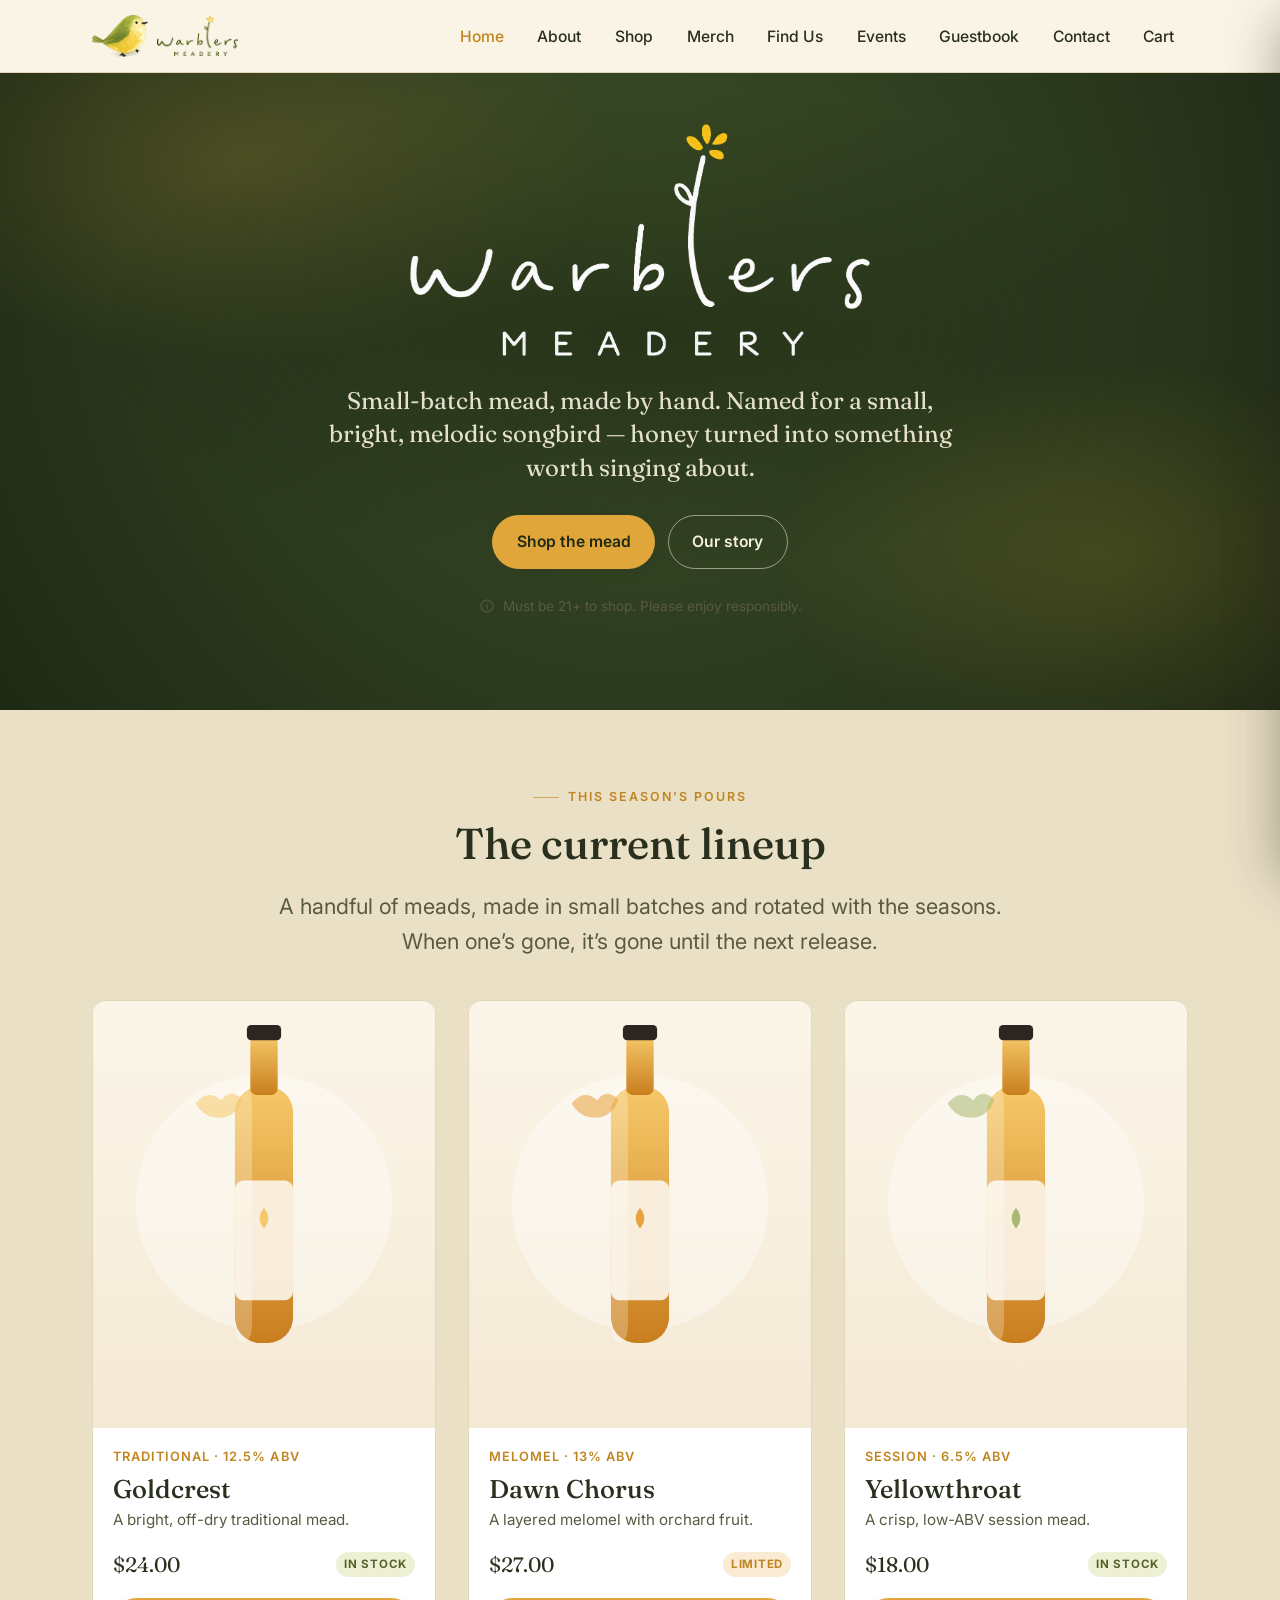
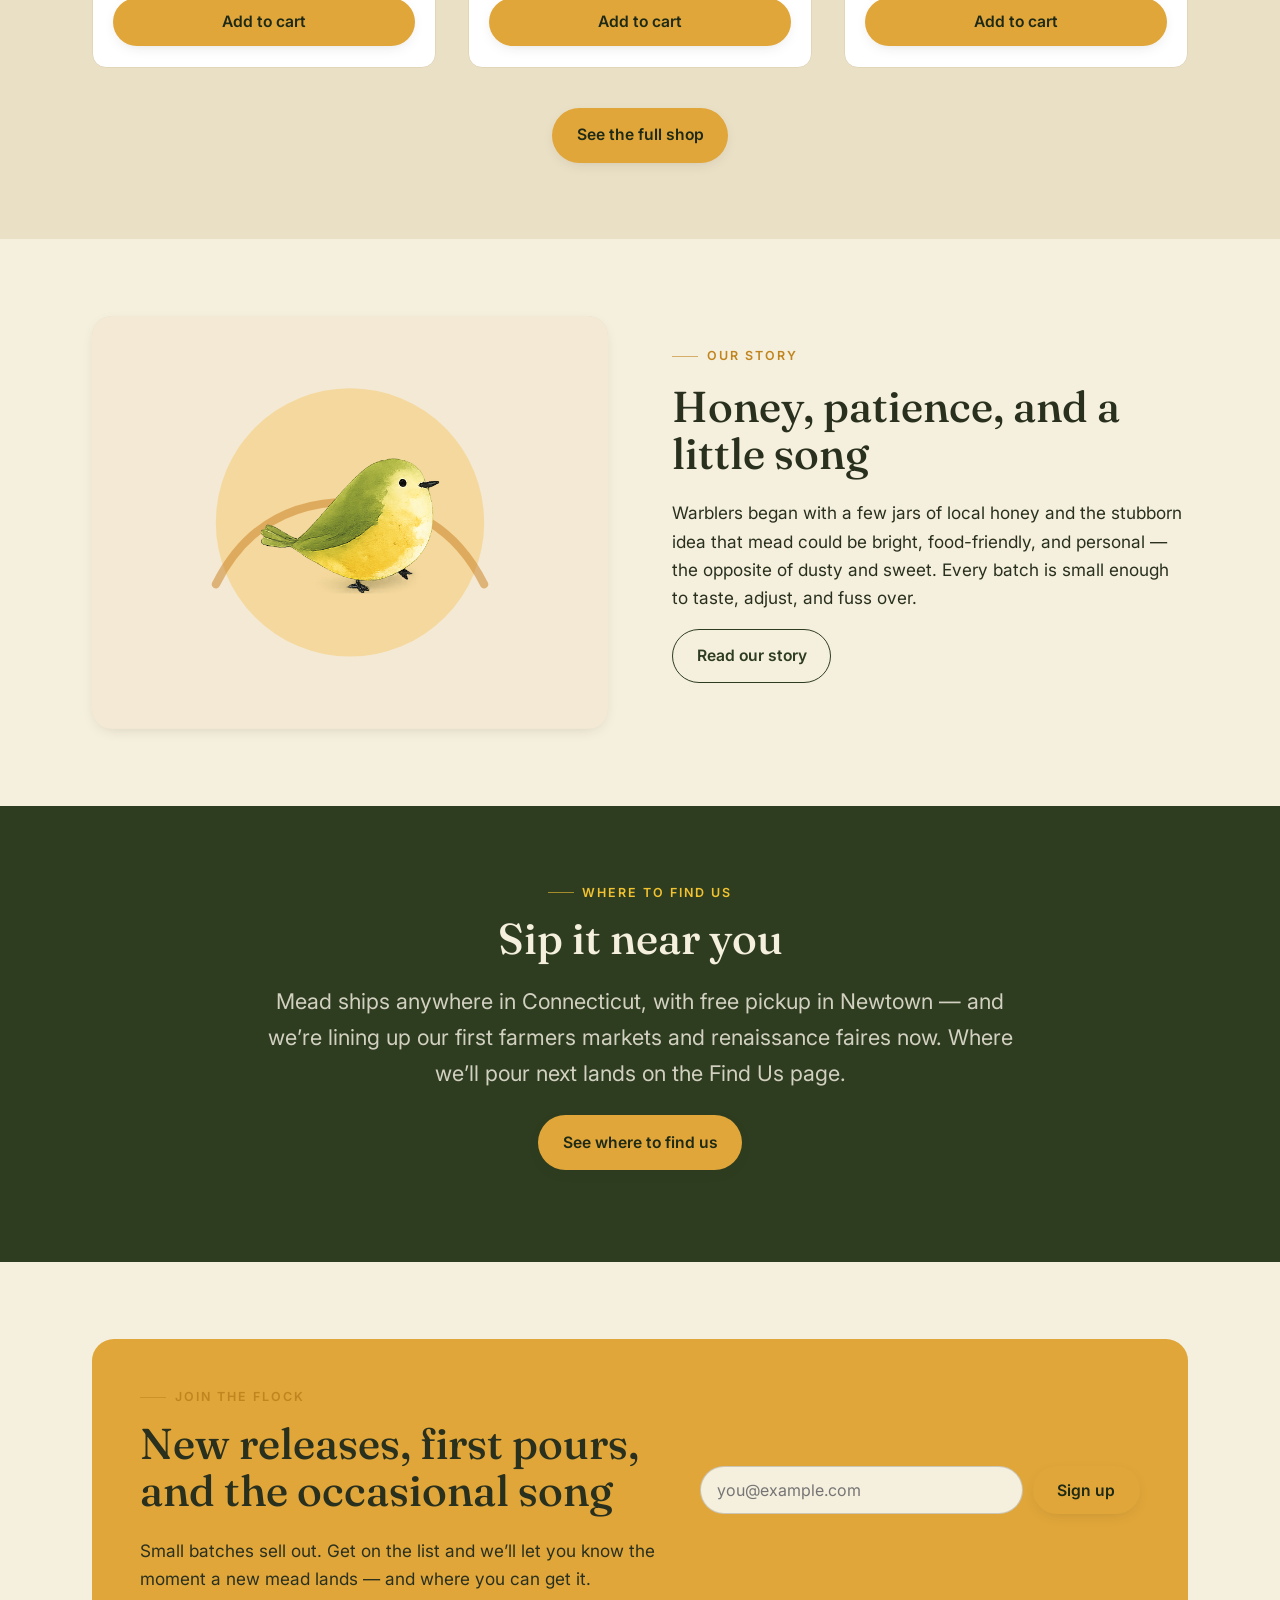
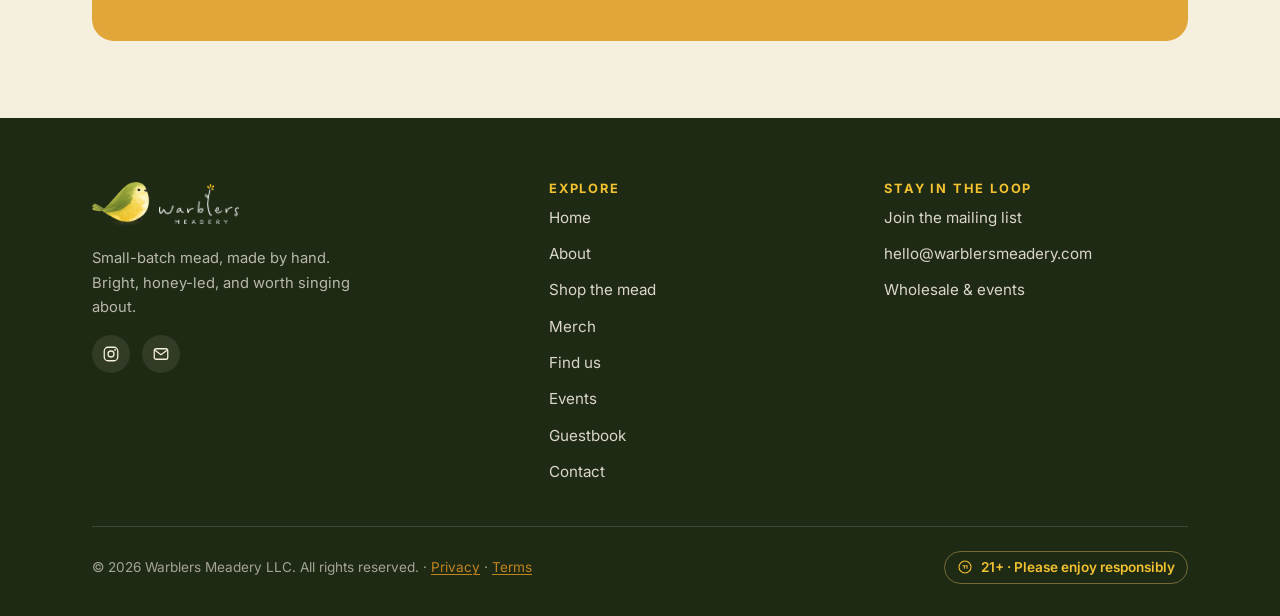
<file: index.html>
<!DOCTYPE html>
<html lang="en">
<head>
  <meta charset="UTF-8">
  <meta name="viewport" content="width=device-width, initial-scale=1.0">
  <title>Warblers Meadery — Small-Batch Mead, Made by Hand</title>
  <meta name="description" content="Warblers Meadery is a small-batch meadery crafting bright, honey-led mead in tiny releases. Meet the makers and browse the lineup.">
  <!-- Open Graph / social preview -->
  <meta property="og:type" content="website">
  <meta property="og:title" content="Warblers Meadery — Small-Batch Mead, Made by Hand">
  <meta property="og:description" content="Bright, honey-led mead in small batches. Named for the warbler — a small, melodic songbird.">
  <meta property="og:site_name" content="Warblers Meadery">
  <link rel="canonical" href="https://warblersmeadery.com/">
  <meta property="og:url" content="https://warblersmeadery.com/">
  <link rel="icon" type="image/png" href="assets/favicon.png">
  <link rel="preconnect" href="https://fonts.googleapis.com">
  <link rel="preconnect" href="https://fonts.gstatic.com" crossorigin>
  <link href="https://fonts.googleapis.com/css2?family=Fraunces:opsz,wght@9..144,400;9..144,500;9..144,600&family=Inter:wght@400;500;600;700&display=swap" rel="stylesheet">
  <link rel="stylesheet" href="css/styles.css">
</head>
<body data-agegate="false">
  <a class="skip-link" href="#main">Skip to content</a>

  <!-- ============ HEADER ============ -->
  <header class="site-header">
    <div class="container nav">
      <a class="brand" href="/" aria-label="Warblers Meadery home">
        <img class="brand-bird" src="assets/bird-logo.png" alt="" aria-hidden="true" width="309" height="232">
        <img class="brand-wordmark" src="assets/wordmark-color.png" alt="Warblers Meadery" width="1346" height="661">
      </a>
      <nav aria-label="Primary">
        <ul class="nav-links">
          <li><a href="/" aria-current="page">Home</a></li>
          <li><a href="/about">About</a></li>
          <li><a href="/shop">Shop</a></li>
          <li><a href="/merch">Merch</a></li>
          <li><a href="/find-us">Find Us</a></li>
          <li><a href="/events">Events</a></li>
          <li><a href="/guestbook">Guestbook</a></li>
          <li><a href="/contact">Contact</a></li>
          <li><a class="nav-cart" href="#" data-open-cart aria-label="Open cart">Cart<span class="cart-count" data-count="0">0</span></a></li>
        </ul>
      </nav>
      <button class="nav-toggle" aria-label="Menu" aria-expanded="false" aria-controls="nav-links">
        <svg width="22" height="22" viewBox="0 0 24 24" fill="none"><path d="M4 7h16M4 12h16M4 17h16" stroke="currentColor" stroke-width="1.8" stroke-linecap="round"/></svg>
      </button>
    </div>
  </header>

  <main id="main">
    <!-- ============ HERO ============ -->
    <!-- HERO BACKGROUND TOGGLE — change this ONE value to pick the effect:
           "static"     → original forest-green gradient (default, no animation)
           "motes"      → sparse honey/pollen dots drifting up
           "honeycomb"  → slow-drifting honeycomb lattice
           "bees"       → a few bees gently meandering
           "garden"     → warblers perched on beehives + a wildflower meadow
           "garden-bees"→ the garden scene WITH the bees flying too
         The static gradient is always the base layer / fallback, so reverting is safe.
         Users with prefers-reduced-motion always get the static background.

         BEES mode only — tune the swarm with these (all optional):
           data-bee-count : how many bees          (default 4)
           data-bee-speed : speed multiplier        (default 1;  0.5 = lazy, 2 = zippy)
           data-bee-follow: cursor pull, 0 to 1     (default 0.7) — bees chase the cursor
                            when it's over the hero. -->
    <section class="hero-brand" data-hero-bg="bees" data-bee-count="6" data-bee-speed="1" data-bee-follow="0.7">
      <!-- Decorative animated background. Only the layer matching the value above shows. -->
      <div class="hero-anim" aria-hidden="true">
        <span class="hero-anim__glow"></span>
        <span class="hero-anim__motes"></span>
        <span class="hero-anim__hex"></span>
        <span class="hero-fx-bees">
          <span class="bee"></span><span class="bee"></span><span class="bee"></span><span class="bee"></span>
        </span>
        <!-- garden: wildflower meadow strip + a beehive with a perched warbler in each bottom corner -->
        <span class="hero-fx-garden">
          <span class="garden-meadow"></span>
          <span class="garden-hive garden-hive--left"><svg class='garden-cluster' xmlns='http://www.w3.org/2000/svg' viewBox='0 0 180 200' aria-hidden='true'><ellipse cx='90' cy='191' rx='70' ry='7' fill='#1F2A15' opacity='0.22'/><path d="M20 190 Q17.4 155 16.3 120" stroke="#8C9C6A" stroke-width="2.2" fill="none" stroke-linecap="round"/><path d="M18.7 158.5 q7 -3 10 3 q-5 4 -10 -3z" fill="#8C9C6A"/><circle cx="20.2" cy="120" r="2.4" fill="#FBF5E9"/><circle cx="18.3" cy="123.4" r="2.4" fill="#FBF5E9"/><circle cx="14.4" cy="123.4" r="2.4" fill="#FBF5E9"/><circle cx="12.4" cy="120" r="2.4" fill="#FBF5E9"/><circle cx="14.4" cy="116.6" r="2.4" fill="#FBF5E9"/><circle cx="18.3" cy="116.6" r="2.4" fill="#FBF5E9"/><circle cx="16.3" cy="120" r="2.7" fill="#F2C230"/><path d="M30 190 Q31 164 31.5 138" stroke="#8C9C6A" stroke-width="2.2" fill="none" stroke-linecap="round"/><circle cx="31.5" cy="138" r="4.5" fill="#C9B7E6"/><path d="M150 190 Q154.1 158 155.7 126" stroke="#8C9C6A" stroke-width="2.2" fill="none" stroke-linecap="round"/><circle cx="159.5" cy="126" r="2.4" fill="#FBF5E9"/><circle cx="157.6" cy="129.3" r="2.4" fill="#FBF5E9"/><circle cx="153.8" cy="129.3" r="2.4" fill="#FBF5E9"/><circle cx="151.9" cy="126" r="2.4" fill="#FBF5E9"/><circle cx="153.8" cy="122.7" r="2.4" fill="#FBF5E9"/><circle cx="157.6" cy="122.7" r="2.4" fill="#FBF5E9"/><circle cx="155.7" cy="126" r="2.7" fill="#F2C230"/><path d="M162 190 Q159.3 166 158.3 142" stroke="#8C9C6A" stroke-width="2.2" fill="none" stroke-linecap="round"/><circle cx="158.3" cy="142" r="4.4" fill="#EBA6C0"/><path d="M14 190 Q14.5 168 14.7 146" stroke="#8C9C6A" stroke-width="2.2" fill="none" stroke-linecap="round"/><circle cx="14.7" cy="146" r="4.6" fill="#F2C230"/><rect x='42' y='168' width='96' height='16' rx='8' fill='#E7B95E' stroke='#B07E23' stroke-width='1.4'/><rect x='45' y='152' width='90' height='17' rx='8' fill='#DDAB4C' stroke='#B07E23' stroke-width='1.4'/><rect x='51' y='136' width='80' height='17' rx='8' fill='#E7B95E' stroke='#B07E23' stroke-width='1.4'/><rect x='59' y='121' width='66' height='16' rx='8' fill='#DDAB4C' stroke='#B07E23' stroke-width='1.4'/><rect x='68' y='107' width='50' height='15' rx='8' fill='#E7B95E' stroke='#B07E23' stroke-width='1.4'/><rect x='78' y='95' width='32' height='14' rx='7' fill='#DDAB4C' stroke='#B07E23' stroke-width='1.4'/><ellipse cx='90' cy='95' rx='13' ry='8' fill='#E7B95E' stroke='#B07E23' stroke-width='1.4'/><ellipse cx='90' cy='170' rx='7' ry='9' fill='#4E340F'/><path d="M58 190 Q54.5 173 53.1 156" stroke="#8C9C6A" stroke-width="2.2" fill="none" stroke-linecap="round"/><circle cx="53.1" cy="156" r="4.8" fill="#F2C230"/><path d="M120 190 Q120.2 174 120.3 158" stroke="#8C9C6A" stroke-width="2.2" fill="none" stroke-linecap="round"/><circle cx="124.5" cy="158" r="2.6" fill="#FBF5E9"/><circle cx="122.4" cy="161.6" r="2.6" fill="#FBF5E9"/><circle cx="118.3" cy="161.6" r="2.6" fill="#FBF5E9"/><circle cx="116.2" cy="158" r="2.6" fill="#FBF5E9"/><circle cx="118.3" cy="154.4" r="2.6" fill="#FBF5E9"/><circle cx="122.4" cy="154.4" r="2.6" fill="#FBF5E9"/><circle cx="120.3" cy="158" r="2.9" fill="#F2C230"/><path d="M72 190 Q67.6 177 65.9 164" stroke="#8C9C6A" stroke-width="2.2" fill="none" stroke-linecap="round"/><circle cx="65.9" cy="164" r="4.2" fill="#EBA6C0"/><path d="M108 190 Q103.3 176 101.4 162" stroke="#8C9C6A" stroke-width="2.2" fill="none" stroke-linecap="round"/><circle cx="101.4" cy="162" r="4.4" fill="#C9B7E6"/><image class='garden-bird' href='assets/bird-logo.png' x='60' y='44' width='62' height='47'/></svg></span>
          <span class="garden-hive garden-hive--right"><svg class='garden-cluster' xmlns='http://www.w3.org/2000/svg' viewBox='0 0 180 200' aria-hidden='true'><ellipse cx='90' cy='191' rx='70' ry='7' fill='#1F2A15' opacity='0.22'/><path d="M20 190 Q17.4 155 16.3 120" stroke="#8C9C6A" stroke-width="2.2" fill="none" stroke-linecap="round"/><path d="M18.7 158.5 q7 -3 10 3 q-5 4 -10 -3z" fill="#8C9C6A"/><circle cx="20.2" cy="120" r="2.4" fill="#FBF5E9"/><circle cx="18.3" cy="123.4" r="2.4" fill="#FBF5E9"/><circle cx="14.4" cy="123.4" r="2.4" fill="#FBF5E9"/><circle cx="12.4" cy="120" r="2.4" fill="#FBF5E9"/><circle cx="14.4" cy="116.6" r="2.4" fill="#FBF5E9"/><circle cx="18.3" cy="116.6" r="2.4" fill="#FBF5E9"/><circle cx="16.3" cy="120" r="2.7" fill="#F2C230"/><path d="M30 190 Q31 164 31.5 138" stroke="#8C9C6A" stroke-width="2.2" fill="none" stroke-linecap="round"/><circle cx="31.5" cy="138" r="4.5" fill="#C9B7E6"/><path d="M150 190 Q154.1 158 155.7 126" stroke="#8C9C6A" stroke-width="2.2" fill="none" stroke-linecap="round"/><circle cx="159.5" cy="126" r="2.4" fill="#FBF5E9"/><circle cx="157.6" cy="129.3" r="2.4" fill="#FBF5E9"/><circle cx="153.8" cy="129.3" r="2.4" fill="#FBF5E9"/><circle cx="151.9" cy="126" r="2.4" fill="#FBF5E9"/><circle cx="153.8" cy="122.7" r="2.4" fill="#FBF5E9"/><circle cx="157.6" cy="122.7" r="2.4" fill="#FBF5E9"/><circle cx="155.7" cy="126" r="2.7" fill="#F2C230"/><path d="M162 190 Q159.3 166 158.3 142" stroke="#8C9C6A" stroke-width="2.2" fill="none" stroke-linecap="round"/><circle cx="158.3" cy="142" r="4.4" fill="#EBA6C0"/><path d="M14 190 Q14.5 168 14.7 146" stroke="#8C9C6A" stroke-width="2.2" fill="none" stroke-linecap="round"/><circle cx="14.7" cy="146" r="4.6" fill="#F2C230"/><rect x='42' y='168' width='96' height='16' rx='8' fill='#E7B95E' stroke='#B07E23' stroke-width='1.4'/><rect x='45' y='152' width='90' height='17' rx='8' fill='#DDAB4C' stroke='#B07E23' stroke-width='1.4'/><rect x='51' y='136' width='80' height='17' rx='8' fill='#E7B95E' stroke='#B07E23' stroke-width='1.4'/><rect x='59' y='121' width='66' height='16' rx='8' fill='#DDAB4C' stroke='#B07E23' stroke-width='1.4'/><rect x='68' y='107' width='50' height='15' rx='8' fill='#E7B95E' stroke='#B07E23' stroke-width='1.4'/><rect x='78' y='95' width='32' height='14' rx='7' fill='#DDAB4C' stroke='#B07E23' stroke-width='1.4'/><ellipse cx='90' cy='95' rx='13' ry='8' fill='#E7B95E' stroke='#B07E23' stroke-width='1.4'/><ellipse cx='90' cy='170' rx='7' ry='9' fill='#4E340F'/><path d="M58 190 Q54.5 173 53.1 156" stroke="#8C9C6A" stroke-width="2.2" fill="none" stroke-linecap="round"/><circle cx="53.1" cy="156" r="4.8" fill="#F2C230"/><path d="M120 190 Q120.2 174 120.3 158" stroke="#8C9C6A" stroke-width="2.2" fill="none" stroke-linecap="round"/><circle cx="124.5" cy="158" r="2.6" fill="#FBF5E9"/><circle cx="122.4" cy="161.6" r="2.6" fill="#FBF5E9"/><circle cx="118.3" cy="161.6" r="2.6" fill="#FBF5E9"/><circle cx="116.2" cy="158" r="2.6" fill="#FBF5E9"/><circle cx="118.3" cy="154.4" r="2.6" fill="#FBF5E9"/><circle cx="122.4" cy="154.4" r="2.6" fill="#FBF5E9"/><circle cx="120.3" cy="158" r="2.9" fill="#F2C230"/><path d="M72 190 Q67.6 177 65.9 164" stroke="#8C9C6A" stroke-width="2.2" fill="none" stroke-linecap="round"/><circle cx="65.9" cy="164" r="4.2" fill="#EBA6C0"/><path d="M108 190 Q103.3 176 101.4 162" stroke="#8C9C6A" stroke-width="2.2" fill="none" stroke-linecap="round"/><circle cx="101.4" cy="162" r="4.4" fill="#C9B7E6"/><image class='garden-bird' href='assets/bird-logo.png' x='60' y='44' width='62' height='47'/></svg></span>
        </span>
      </div>
      <div class="container hero-brand-inner">
        <div class="hero-label-frame">
          <img src="assets/wordmark-white.png" alt="Warblers Meadery" width="1313" height="661">
        </div>
        <p class="hero-tag">Small-batch mead, made by hand. Named for a small, bright, melodic songbird — honey turned into something worth singing about.</p>
        <div class="hero-cta">
          <a class="btn" href="/shop">Shop the mead</a>
          <a class="btn btn--on-dark" href="/about">Our story</a>
        </div>
        <p class="hero-note hero-note--on-dark">
          <svg width="16" height="16" viewBox="0 0 24 24" fill="none"><circle cx="12" cy="12" r="9" stroke="currentColor" stroke-width="1.6"/><path d="M12 11v5M12 8h.01" stroke="currentColor" stroke-width="1.8" stroke-linecap="round"/></svg>
          Must be 21+ to shop. Please enjoy responsibly.
        </p>
      </div>
    </section>

    <!-- ============ FEATURED MEAD ============ -->
    <section class="section section--tint">
      <div class="container">
        <div class="center" style="margin-bottom:2.5rem">
          <p class="eyebrow">This season’s pours</p>
          <h2>The current lineup</h2>
          <p class="lede">A handful of meads, made in small batches and rotated with the seasons. When one’s gone, it’s gone until the next release.</p>
        </div>
        <div class="grid grid--3" id="featured-grid"><!-- rendered from catalog --></div>
        <div class="center" style="margin-top:2.5rem">
          <a class="btn btn--honey" href="/shop">See the full shop</a>
        </div>
      </div>
    </section>

    <!-- ============ STORY TEASER ============ -->
    <section class="section">
      <div class="container split">
        <div class="split-art">
          <svg viewBox="0 0 500 400" preserveAspectRatio="xMidYMid slice" aria-hidden="true" xmlns="http://www.w3.org/2000/svg">
            <rect width="500" height="400" fill="#F4E9D4"/>
            <circle cx="250" cy="200" r="130" fill="#F6C868" opacity="0.5"/>
            <path d="M120 260 q40 -80 130 -80 q90 0 130 80" fill="none" stroke="#C97E1E" stroke-width="8" stroke-linecap="round" opacity="0.5"/>
            <image href="assets/bird-logo.png" x="163" y="138" width="174" height="131"/>
          </svg>
        </div>
        <div class="stack">
          <p class="eyebrow">Our story</p>
          <h2>Honey, patience, and a little song</h2>
          <p>Warblers began with a few jars of local honey and the stubborn idea that mead could be bright, food-friendly, and personal — the opposite of dusty and sweet. Every batch is small enough to taste, adjust, and fuss over.</p>
          <p><a class="btn btn--ghost" href="/about">Read our story</a></p>
        </div>
      </div>
    </section>

    <!-- ============ FIND US (light) ============ -->
    <section class="section section--ink">
      <div class="container center">
        <p class="eyebrow" style="color:var(--amber-glow);justify-content:center">Where to find us</p>
        <h2>Sip it near you</h2>
        <p class="lede" style="color:rgba(251,245,233,0.8)">Mead ships anywhere in Connecticut, with free pickup in Newtown — and we’re lining up our first farmers markets and renaissance faires now. Where we’ll pour next lands on the Find Us page.</p>
        <p style="margin-top:1.5rem"><a class="btn btn--honey" href="/find-us">See where to find us</a></p>
      </div>
    </section>

    <!-- ============ MAILING LIST ============ -->
    <section class="section">
      <div class="container">
        <div class="newsletter">
          <div class="newsletter-grid">
            <div>
              <p class="eyebrow">Join the flock</p>
              <h2>New releases, first pours, and the occasional song</h2>
              <p style="margin:0;color:var(--ink)">Small batches sell out. Get on the list and we’ll let you know the moment a new mead lands — and where you can get it.</p>
            </div>
            <form data-mailing>
              <label class="sr-only" for="mailing-list-input">Email address</label>
              <input id="mailing-list-input" type="email" name="email" placeholder="you@example.com" required autocomplete="email">
              <button class="btn btn--on-ink" type="submit">Sign up</button>
              <div class="form-status" style="flex-basis:100%"></div>
            </form>
          </div>
        </div>
      </div>
    </section>
  </main>

  <!-- ============ FOOTER ============ -->
  <footer class="site-footer">
    <div class="container">
      <div class="footer-grid">
        <div>
          <a class="brand" href="/"><img class="brand-bird" src="assets/bird-logo.png" alt="" aria-hidden="true" width="309" height="232"><img class="brand-wordmark" src="assets/wordmark-white.png" alt="Warblers Meadery" width="1313" height="661"></a>
          <p style="margin-top:0.75rem;max-width:32ch">Small-batch mead, made by hand. Bright, honey-led, and worth singing about.</p>
          <div class="social">
            <a href="https://www.instagram.com/warblersmeadery" target="_blank" rel="noopener" aria-label="Warblers Meadery on Instagram"><svg width="18" height="18" viewBox="0 0 24 24" fill="none"><rect x="3" y="3" width="18" height="18" rx="5" stroke="currentColor" stroke-width="1.7"/><circle cx="12" cy="12" r="4" stroke="currentColor" stroke-width="1.7"/><circle cx="17.5" cy="6.5" r="1.2" fill="currentColor"/></svg></a>
            <a href="mailto:hello@warblersmeadery.com" aria-label="Email"><svg width="18" height="18" viewBox="0 0 24 24" fill="none"><rect x="3" y="5" width="18" height="14" rx="2.5" stroke="currentColor" stroke-width="1.7"/><path d="M4 7l8 6 8-6" stroke="currentColor" stroke-width="1.7"/></svg></a>
          </div>
        </div>
        <div class="footer-col">
          <h4>Explore</h4>
          <ul>
            <li><a href="/">Home</a></li>
            <li><a href="/about">About</a></li>
            <li><a href="/shop">Shop the mead</a></li>
            <li><a href="/merch">Merch</a></li>
            <li><a href="/find-us">Find us</a></li>
            <li><a href="/events">Events</a></li>
          <li><a href="/guestbook">Guestbook</a></li>
            <li><a href="/contact">Contact</a></li>
          </ul>
        </div>
        <div class="footer-col">
          <h4>Stay in the loop</h4>
          <ul>
            <li><a href="#mailing-list-input">Join the mailing list</a></li>
            <li><a href="mailto:hello@warblersmeadery.com">hello@warblersmeadery.com</a></li>
            <li><a href="/contact">Wholesale &amp; events</a></li>
          </ul>
        </div>
      </div>
      <div class="footer-bottom">
        <span>© <span class="js-year">2026</span> Warblers Meadery LLC. All rights reserved. · <a href="/privacy">Privacy</a> · <a href="/terms">Terms</a></span>
        <span class="footer-21">
          <svg width="16" height="16" viewBox="0 0 24 24" fill="none"><circle cx="12" cy="12" r="9" stroke="currentColor" stroke-width="1.6"/><path d="M9 10h2v4M13 10h2v4" stroke="currentColor" stroke-width="1.6" stroke-linecap="round"/></svg>
          21+ · Please enjoy responsibly
        </span>
      </div>
    </div>
  </footer>

  <script src="js/config.js"></script>
  <script src="js/supabase-lite.js"></script>
  <script src="js/data.js"></script>
  <script src="js/main.js?v=2"></script>
</body>
</html>
</file>
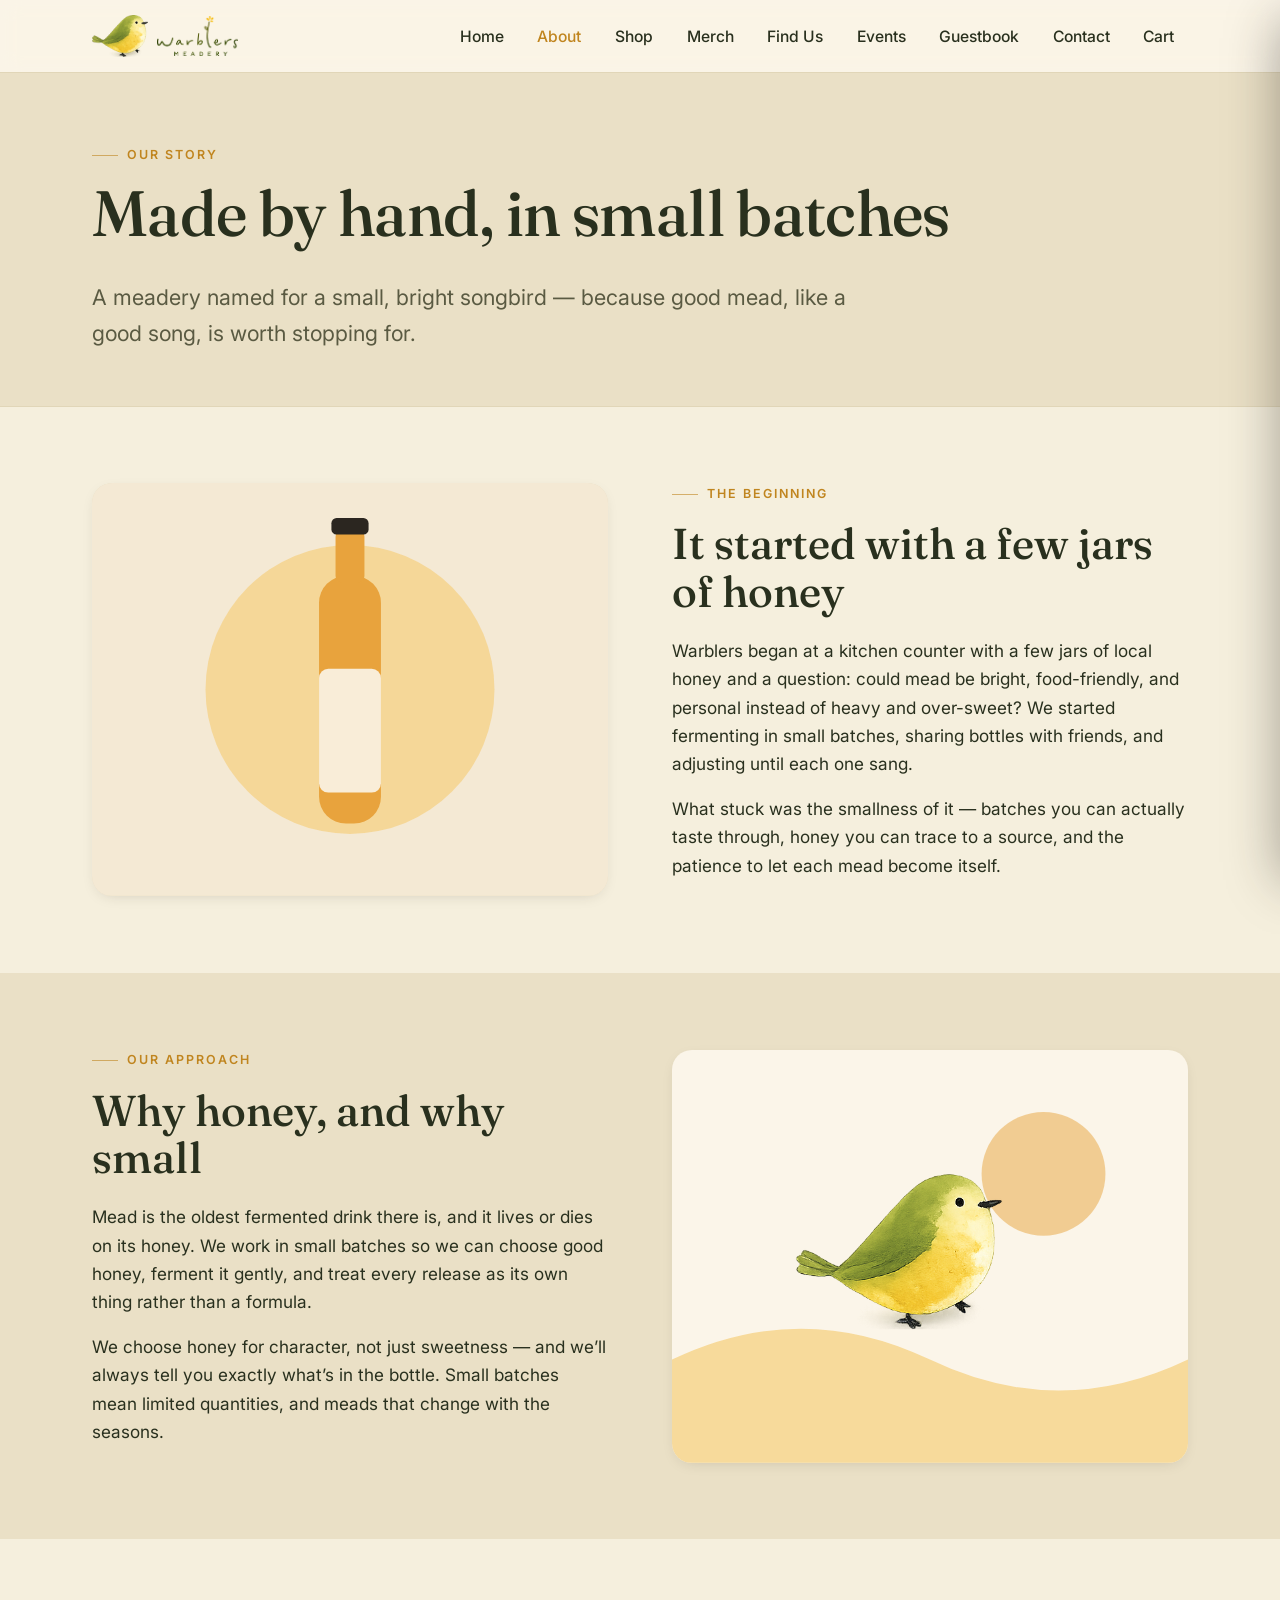
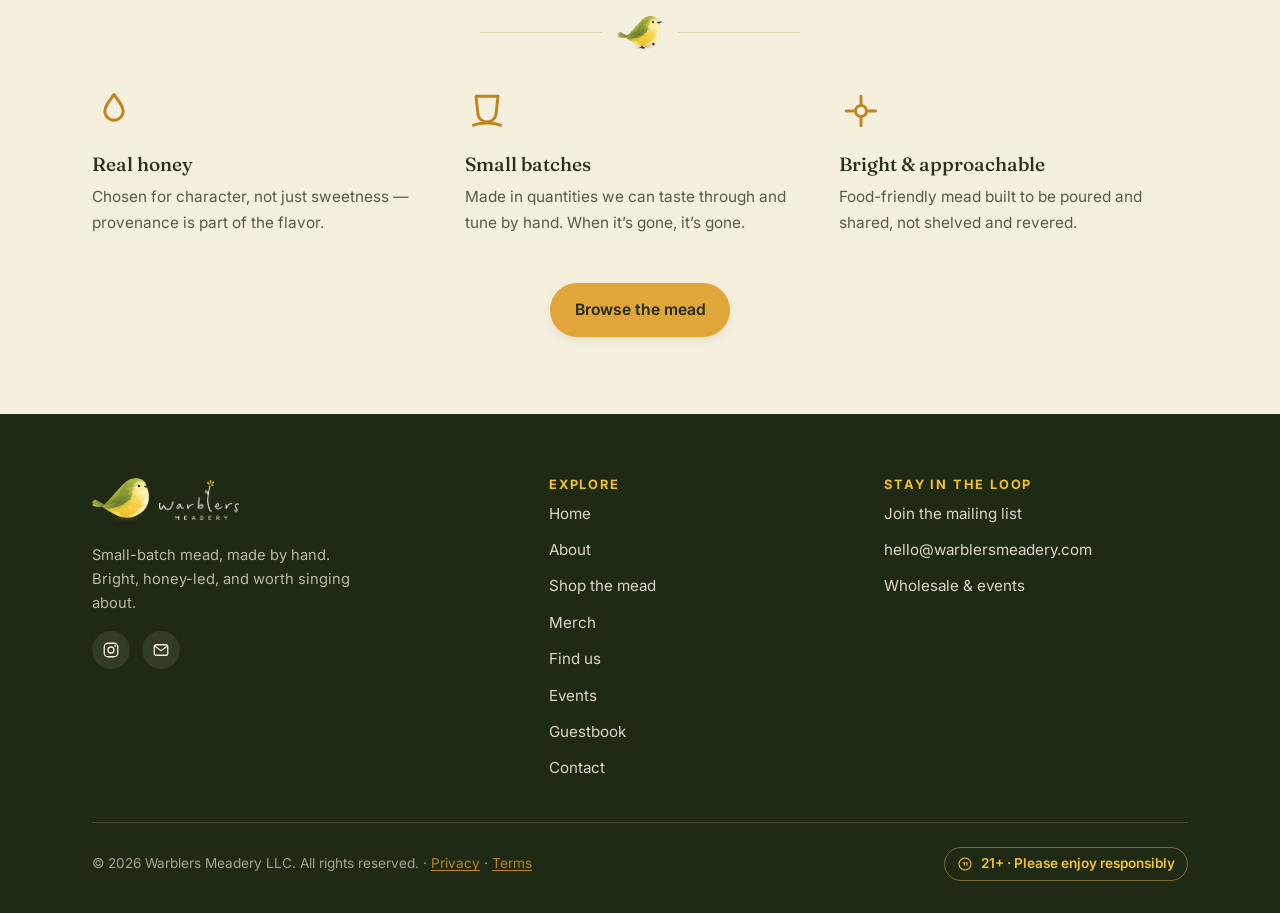
<file: about.html>
<!DOCTYPE html>
<html lang="en">
<head>
  <meta charset="UTF-8">
  <meta name="viewport" content="width=device-width, initial-scale=1.0">
  <title>Our Story — Warblers Meadery</title>
  <meta name="description" content="The people, the honey, and the small-batch craft behind Warblers Meadery.">
  <meta property="og:type" content="website">
  <meta property="og:title" content="Our Story — Warblers Meadery">
  <meta property="og:description" content="The people, the honey, and the small-batch craft behind Warblers Meadery.">
  <meta property="og:site_name" content="Warblers Meadery">
  <link rel="canonical" href="https://warblersmeadery.com/about">
  <meta property="og:url" content="https://warblersmeadery.com/about">
  <link rel="icon" type="image/png" href="assets/favicon.png">
  <link rel="preconnect" href="https://fonts.googleapis.com">
  <link rel="preconnect" href="https://fonts.gstatic.com" crossorigin>
  <link href="https://fonts.googleapis.com/css2?family=Fraunces:opsz,wght@9..144,400;9..144,500;9..144,600&family=Inter:wght@400;500;600;700&display=swap" rel="stylesheet">
  <link rel="stylesheet" href="css/styles.css">
</head>
<body data-agegate="false">
  <a class="skip-link" href="#main">Skip to content</a>
  <header class="site-header">
    <div class="container nav">
      <a class="brand" href="/" aria-label="Warblers Meadery home">
        <img class="brand-bird" src="assets/bird-logo.png" alt="" aria-hidden="true" width="309" height="232">
        <img class="brand-wordmark" src="assets/wordmark-color.png" alt="Warblers Meadery" width="1346" height="661">
      </a>
      <nav aria-label="Primary">
        <ul class="nav-links">
          <li><a href="/">Home</a></li>
          <li><a href="/about" aria-current="page">About</a></li>
          <li><a href="/shop">Shop</a></li>
          <li><a href="/merch">Merch</a></li>
          <li><a href="/find-us">Find Us</a></li>
          <li><a href="/events">Events</a></li>
          <li><a href="/guestbook">Guestbook</a></li>
          <li><a href="/contact">Contact</a></li>
          <li><a class="nav-cart" href="#" data-open-cart aria-label="Open cart">Cart<span class="cart-count" data-count="0">0</span></a></li>
        </ul>
      </nav>
      <button class="nav-toggle" aria-label="Menu" aria-expanded="false">
        <svg width="22" height="22" viewBox="0 0 24 24" fill="none"><path d="M4 7h16M4 12h16M4 17h16" stroke="currentColor" stroke-width="1.8" stroke-linecap="round"/></svg>
      </button>
    </div>
  </header>

  <main id="main">
    <div class="pagehead">
      <div class="container">
        <p class="eyebrow">Our story</p>
        <h1>Made by hand, in small batches</h1>
        <p class="lede">A meadery named for a small, bright songbird — because good mead, like a good song, is worth stopping for.</p>
      </div>
    </div>

    <section class="section">
      <div class="container split">
        <div class="split-art">
          <svg viewBox="0 0 500 400" preserveAspectRatio="xMidYMid slice" aria-hidden="true" xmlns="http://www.w3.org/2000/svg">
            <rect width="500" height="400" fill="#F4E9D4"/>
            <circle cx="250" cy="200" r="140" fill="#F6C868" opacity="0.55"/>
            <g transform="translate(250 210)"><rect x="-30" y="-120" width="60" height="240" rx="26" fill="#E8A33D"/><rect x="-14" y="-165" width="28" height="52" rx="7" fill="#E8A33D"/><rect x="-18" y="-176" width="36" height="16" rx="5" fill="#2B2620"/><rect x="-30" y="-30" width="60" height="120" rx="9" fill="#FBF5E9" opacity="0.9"/></g>
          </svg>
        </div>
        <div class="stack">
          <p class="eyebrow">The beginning</p>
          <h2>It started with a few jars of honey</h2>
          <p>Warblers began at a kitchen counter with a few jars of local honey and a question: could mead be bright, food-friendly, and personal instead of heavy and over-sweet? We started fermenting in small batches, sharing bottles with friends, and adjusting until each one sang.</p>
          <p>What stuck was the smallness of it — batches you can actually taste through, honey you can trace to a source, and the patience to let each mead become itself.</p>
        </div>
      </div>
    </section>

    <section class="section section--tint">
      <div class="container split split--reverse">
        <div class="split-art">
          <svg viewBox="0 0 500 400" preserveAspectRatio="xMidYMid slice" aria-hidden="true" xmlns="http://www.w3.org/2000/svg">
            <rect width="500" height="400" fill="#FBF5E9"/>
            <path d="M0 300 q125 -60 250 0 t250 0V400H0z" fill="#F6C868" opacity="0.6"/>
            <circle cx="360" cy="120" r="60" fill="#E8A33D" opacity="0.5"/>
            <image href="assets/bird-logo.png" x="120" y="120" width="200" height="151"/>
          </svg>
        </div>
        <div class="stack">
          <p class="eyebrow">Our approach</p>
          <h2>Why honey, and why small</h2>
          <p>Mead is the oldest fermented drink there is, and it lives or dies on its honey. We work in small batches so we can choose good honey, ferment it gently, and treat every release as its own thing rather than a formula.</p>
          <p>We choose honey for character, not just sweetness — and we’ll always tell you exactly what’s in the bottle. Small batches mean limited quantities, and meads that change with the seasons.</p>
        </div>
      </div>
    </section>

    <section class="section">
      <div class="container">
        <div class="divider-bird"><img src="assets/bird-logo.png" alt="" aria-hidden="true" width="309" height="232"></div>
        <div class="feature-row" style="margin-top:2.5rem">
          <div class="feature">
            <svg class="ficon" viewBox="0 0 24 24" fill="none"><path d="M12 3c3 4 5 6.5 5 9a5 5 0 01-10 0c0-2.5 2-5 5-9z" stroke="currentColor" stroke-width="1.6" stroke-linejoin="round"/></svg>
            <h3>Real honey</h3>
            <p>Chosen for character, not just sweetness — provenance is part of the flavor.</p>
          </div>
          <div class="feature">
            <svg class="ficon" viewBox="0 0 24 24" fill="none"><path d="M4 20c4-2 12-2 16 0M6 4h12l-1 9a5 5 0 01-10 0z" stroke="currentColor" stroke-width="1.6" stroke-linejoin="round"/></svg>
            <h3>Small batches</h3>
            <p>Made in quantities we can taste through and tune by hand. When it’s gone, it’s gone.</p>
          </div>
          <div class="feature">
            <svg class="ficon" viewBox="0 0 24 24" fill="none"><path d="M12 4v4M12 16v4M4 12h4M16 12h4" stroke="currentColor" stroke-width="1.6" stroke-linecap="round"/><circle cx="12" cy="12" r="3" stroke="currentColor" stroke-width="1.6"/></svg>
            <h3>Bright &amp; approachable</h3>
            <p>Food-friendly mead built to be poured and shared, not shelved and revered.</p>
          </div>
        </div>
        <div class="center" style="margin-top:3rem">
          <a class="btn" href="/shop">Browse the mead</a>
        </div>
      </div>
    </section>
  </main>

  <footer class="site-footer">
    <div class="container">
      <div class="footer-grid">
        <div>
          <a class="brand" href="/"><img class="brand-bird" src="assets/bird-logo.png" alt="" aria-hidden="true" width="309" height="232"><img class="brand-wordmark" src="assets/wordmark-white.png" alt="Warblers Meadery" width="1313" height="661"></a>
          <p style="margin-top:0.75rem;max-width:32ch">Small-batch mead, made by hand. Bright, honey-led, and worth singing about.</p>
          <div class="social">
            <a href="https://www.instagram.com/warblersmeadery" target="_blank" rel="noopener" aria-label="Warblers Meadery on Instagram"><svg width="18" height="18" viewBox="0 0 24 24" fill="none"><rect x="3" y="3" width="18" height="18" rx="5" stroke="currentColor" stroke-width="1.7"/><circle cx="12" cy="12" r="4" stroke="currentColor" stroke-width="1.7"/><circle cx="17.5" cy="6.5" r="1.2" fill="currentColor"/></svg></a>
            <a href="mailto:hello@warblersmeadery.com" aria-label="Email"><svg width="18" height="18" viewBox="0 0 24 24" fill="none"><rect x="3" y="5" width="18" height="14" rx="2.5" stroke="currentColor" stroke-width="1.7"/><path d="M4 7l8 6 8-6" stroke="currentColor" stroke-width="1.7"/></svg></a>
          </div>
        </div>
        <div class="footer-col">
          <h4>Explore</h4>
          <ul>
            <li><a href="/">Home</a></li>
            <li><a href="/about">About</a></li>
            <li><a href="/shop">Shop the mead</a></li>
            <li><a href="/merch">Merch</a></li>
            <li><a href="/find-us">Find us</a></li>
            <li><a href="/events">Events</a></li>
          <li><a href="/guestbook">Guestbook</a></li>
            <li><a href="/contact">Contact</a></li>
          </ul>
        </div>
        <div class="footer-col">
          <h4>Stay in the loop</h4>
          <ul>
            <li><a href="/contact">Join the mailing list</a></li>
            <li><a href="mailto:hello@warblersmeadery.com">hello@warblersmeadery.com</a></li>
            <li><a href="/contact">Wholesale &amp; events</a></li>
          </ul>
        </div>
      </div>
      <div class="footer-bottom">
        <span>© <span class="js-year">2026</span> Warblers Meadery LLC. All rights reserved. · <a href="/privacy">Privacy</a> · <a href="/terms">Terms</a></span>
        <span class="footer-21">
          <svg width="16" height="16" viewBox="0 0 24 24" fill="none"><circle cx="12" cy="12" r="9" stroke="currentColor" stroke-width="1.6"/><path d="M9 10h2v4M13 10h2v4" stroke="currentColor" stroke-width="1.6" stroke-linecap="round"/></svg>
          21+ · Please enjoy responsibly
        </span>
      </div>
    </div>
  </footer>

  <script src="js/config.js"></script>
  <script src="js/supabase-lite.js"></script>
  <script src="js/data.js"></script>
  <script src="js/main.js"></script>
</body>
</html>
</file>
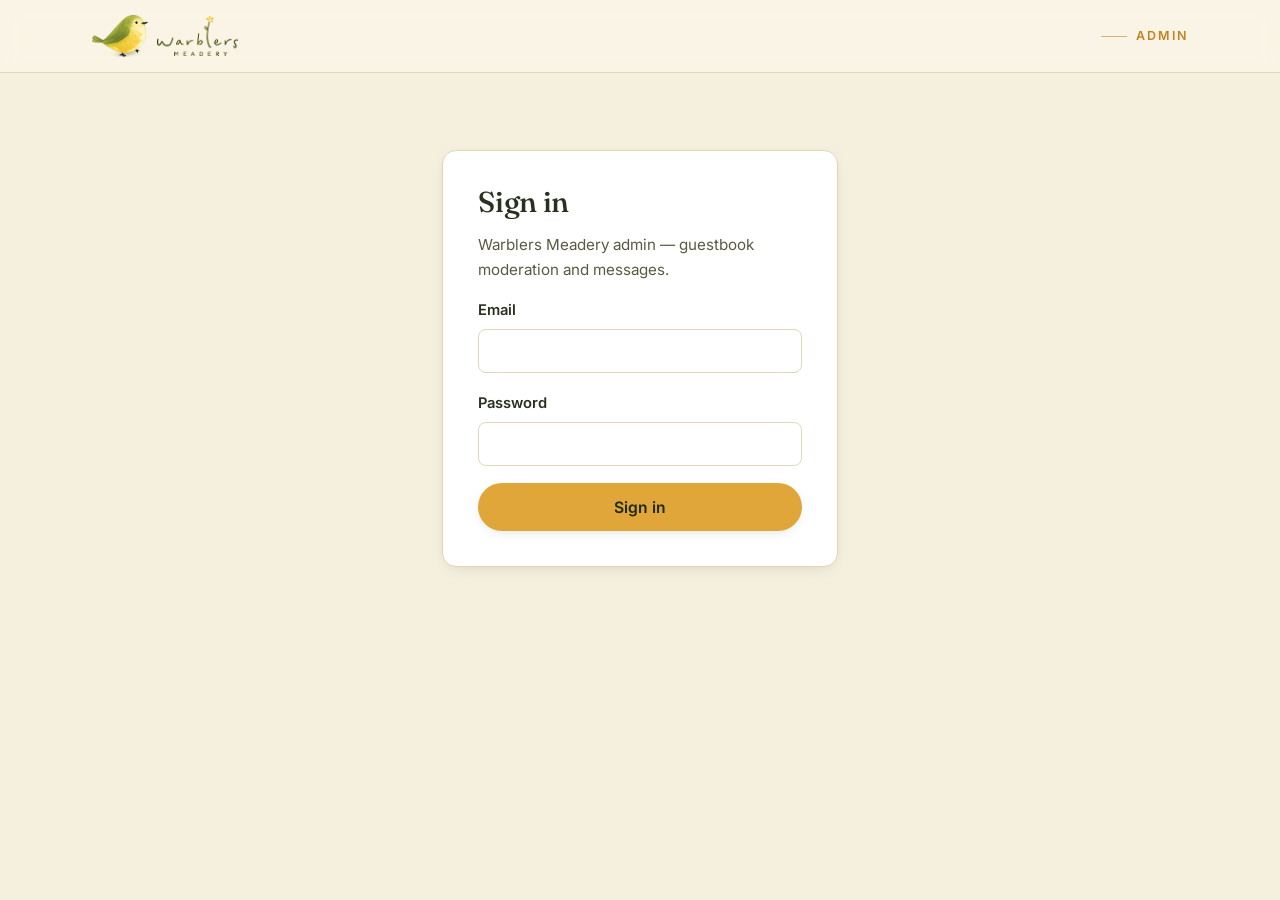
<file: admin.html>
<!DOCTYPE html>
<html lang="en">
<head>
  <meta charset="UTF-8">
  <meta name="viewport" content="width=device-width, initial-scale=1.0">
  <title>Admin — Warblers Meadery</title>
  <meta name="robots" content="noindex, nofollow">
  <link rel="icon" type="image/png" href="assets/favicon.png">
  <link rel="preconnect" href="https://fonts.googleapis.com">
  <link rel="preconnect" href="https://fonts.gstatic.com" crossorigin>
  <link href="https://fonts.googleapis.com/css2?family=Fraunces:opsz,wght@9..144,400;9..144,500;9..144,600&family=Inter:wght@400;500;600;700&display=swap" rel="stylesheet">
  <link rel="stylesheet" href="css/styles.css">
</head>
<body>
  <a class="skip-link" href="#main">Skip to content</a>
  <header class="site-header">
    <div class="container nav">
      <a class="brand" href="/" aria-label="Warblers Meadery home">
        <img class="brand-bird" src="assets/bird-logo.png" alt="" aria-hidden="true" width="309" height="232">
        <img class="brand-wordmark" src="assets/wordmark-color.png" alt="Warblers Meadery" width="1346" height="661">
      </a>
      <span class="eyebrow" style="margin:0">Admin</span>
    </div>
  </header>

  <main id="main">
    <!-- shown when js/config.js has no Supabase values yet -->
    <section class="section" id="admin-unconfigured" hidden>
      <div class="container" style="max-width:640px">
        <h1>Admin isn&rsquo;t connected yet</h1>
        <div class="ph-note">
          <strong>No backend configured.</strong> The admin requires the Supabase project so that
          sign-in and moderation are enforced server-side (there is deliberately no client-only login).
          Finish the checklist: create the Supabase project, run <code>supabase/schema.sql</code>,
          disable sign-ups, add your admin user — then paste the Project URL and anon key into
          <code>js/config.js</code> and publish.
        </div>
        <p><a class="btn btn--ghost" href="/">Back to the site</a></p>
      </div>
    </section>

    <!-- sign-in -->
    <section class="section" id="admin-login" hidden>
      <div class="container" style="max-width:460px">
        <div class="form-card">
          <h1 style="font-size:1.8rem">Sign in</h1>
          <p style="color:var(--ink-soft);font-size:0.95rem">Warblers Meadery admin — guestbook moderation and messages.</p>
          <form id="admin-login-form" novalidate>
            <div class="field">
              <label for="adm-email">Email</label>
              <input id="adm-email" type="email" required autocomplete="username">
            </div>
            <div class="field">
              <label for="adm-pass">Password</label>
              <input id="adm-pass" type="password" required autocomplete="current-password">
            </div>
            <button class="btn btn--block" type="submit" id="adm-signin">Sign in</button>
            <div class="form-status" id="adm-login-status"></div>
          </form>
        </div>
      </div>
    </section>

    <!-- the admin app (after sign-in) -->
    <section class="section" id="admin-app" hidden>
      <div class="container">
        <div style="display:flex;align-items:center;justify-content:space-between;flex-wrap:wrap;gap:1rem;margin-bottom:2rem">
          <h1 style="margin:0;font-size:2rem">Guestbook &amp; messages</h1>
          <div style="display:flex;align-items:center;gap:0.75rem">
            <span id="adm-user" style="color:var(--ink-soft);font-size:0.9rem"></span>
            <button class="btn btn--ghost mural-tool-btn" id="adm-refresh" type="button">Refresh</button>
            <button class="btn btn--ghost mural-tool-btn" id="adm-signout" type="button">Sign out</button>
          </div>
        </div>
        <div class="form-status" id="adm-status"></div>

        <h2>Pending patches</h2>
        <div class="grid grid--3" id="adm-pending"><!-- rendered --></div>

        <h2 style="margin-top:2.5rem">On the wall</h2>
        <p class="hint">Layering: patches overlap like posters — “Bring forward” puts a patch on top, “Send back” tucks it underneath.</p>
        <div class="grid grid--3" id="adm-wall"><!-- rendered --></div>

        <h2 style="margin-top:2.5rem">Contact messages</h2>
        <div id="adm-messages"><!-- rendered --></div>
      </div>
    </section>
  </main>

  <script src="js/config.js"></script>
  <script src="js/supabase-lite.js"></script>
  <script src="js/admin.js"></script>
</body>
</html>
</file>
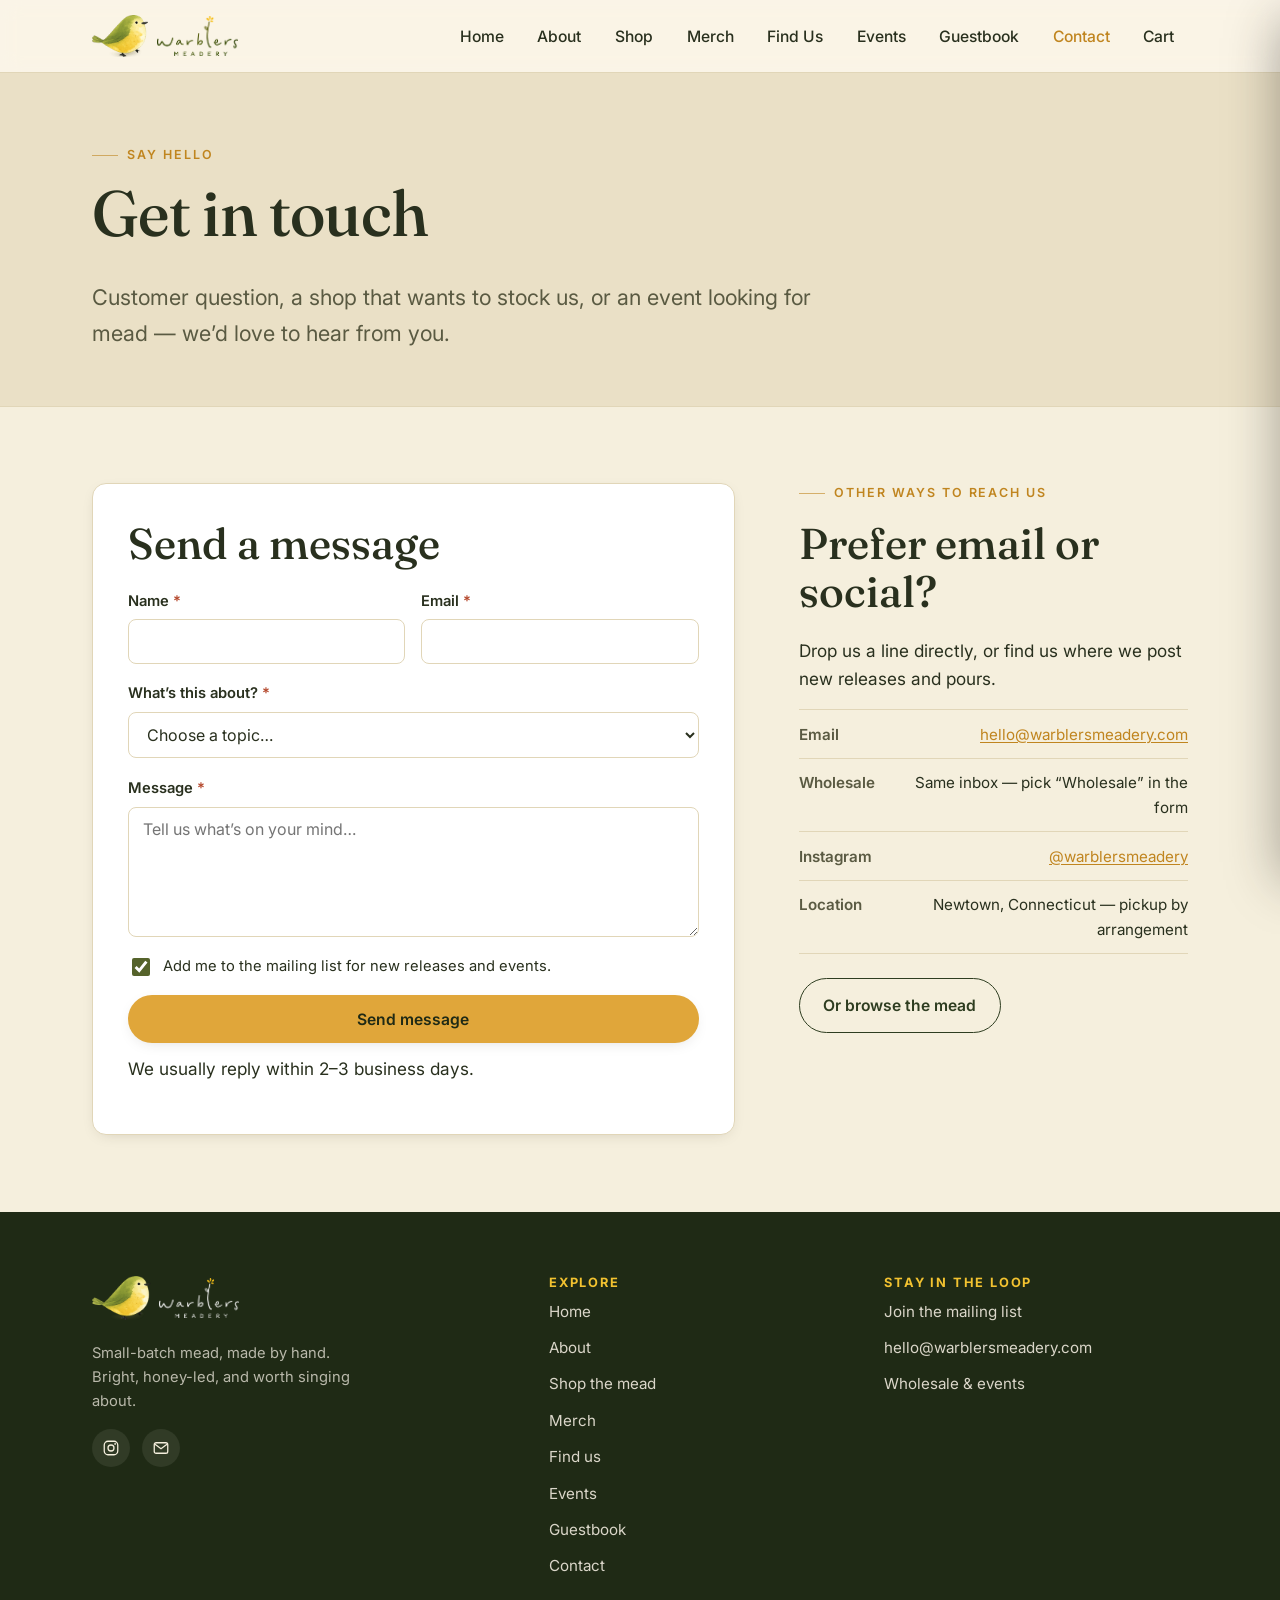
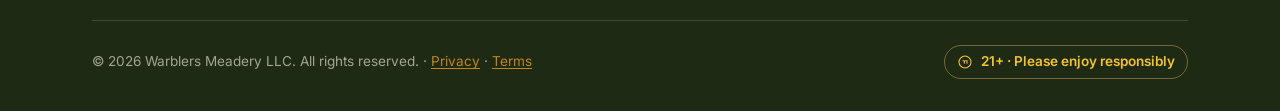
<file: contact.html>
<!DOCTYPE html>
<html lang="en">
<head>
  <meta charset="UTF-8">
  <meta name="viewport" content="width=device-width, initial-scale=1.0">
  <title>Contact — Warblers Meadery</title>
  <meta name="description" content="Get in touch with Warblers Meadery — customers, retailers, and event organizers. Send a message or find us on social.">
  <meta property="og:type" content="website">
  <meta property="og:title" content="Contact — Warblers Meadery">
  <meta property="og:description" content="Reach Warblers Meadery for orders, wholesale, events and press.">
  <meta property="og:site_name" content="Warblers Meadery">
  <link rel="canonical" href="https://warblersmeadery.com/contact">
  <meta property="og:url" content="https://warblersmeadery.com/contact">
  <link rel="icon" type="image/png" href="assets/favicon.png">
  <link rel="preconnect" href="https://fonts.googleapis.com">
  <link rel="preconnect" href="https://fonts.gstatic.com" crossorigin>
  <link href="https://fonts.googleapis.com/css2?family=Fraunces:opsz,wght@9..144,400;9..144,500;9..144,600&family=Inter:wght@400;500;600;700&display=swap" rel="stylesheet">
  <link rel="stylesheet" href="css/styles.css">
</head>
<body data-agegate="false">
  <a class="skip-link" href="#main">Skip to content</a>
  <header class="site-header">
    <div class="container nav">
      <a class="brand" href="/" aria-label="Warblers Meadery home">
        <img class="brand-bird" src="assets/bird-logo.png" alt="" aria-hidden="true" width="309" height="232">
        <img class="brand-wordmark" src="assets/wordmark-color.png" alt="Warblers Meadery" width="1346" height="661">
      </a>
      <nav aria-label="Primary">
        <ul class="nav-links">
          <li><a href="/">Home</a></li>
          <li><a href="/about">About</a></li>
          <li><a href="/shop">Shop</a></li>
          <li><a href="/merch">Merch</a></li>
          <li><a href="/find-us">Find Us</a></li>
          <li><a href="/events">Events</a></li>
          <li><a href="/guestbook">Guestbook</a></li>
          <li><a href="/contact" aria-current="page">Contact</a></li>
          <li><a class="nav-cart" href="#" data-open-cart aria-label="Open cart">Cart<span class="cart-count" data-count="0">0</span></a></li>
        </ul>
      </nav>
      <button class="nav-toggle" aria-label="Menu" aria-expanded="false">
        <svg width="22" height="22" viewBox="0 0 24 24" fill="none"><path d="M4 7h16M4 12h16M4 17h16" stroke="currentColor" stroke-width="1.8" stroke-linecap="round"/></svg>
      </button>
    </div>
  </header>

  <main id="main">
    <div class="pagehead">
      <div class="container">
        <p class="eyebrow">Say hello</p>
        <h1>Get in touch</h1>
        <p class="lede">Customer question, a shop that wants to stock us, or an event looking for mead — we’d love to hear from you.</p>
      </div>
    </div>

    <section class="section">
      <div class="container split" style="align-items:flex-start">
        <div class="form-card">
          <h2 style="margin-top:0">Send a message</h2>
          <form id="contact-form" novalidate>
            <div class="form-row">
              <div class="field">
                <label for="c-name">Name <span class="req">*</span></label>
                <input id="c-name" name="name" required autocomplete="name">
              </div>
              <div class="field">
                <label for="c-email">Email <span class="req">*</span></label>
                <input id="c-email" name="email" type="email" required autocomplete="email">
              </div>
            </div>
            <div class="field">
              <label for="c-reason">What’s this about? <span class="req">*</span></label>
              <select id="c-reason" name="reason" required>
                <option value="">Choose a topic…</option>
                <option>General question</option>
                <option>Wholesale / stocking Warblers</option>
                <option>Events &amp; tastings</option>
                <option>Press</option>
              </select>
            </div>
            <div class="field">
              <label for="c-message">Message <span class="req">*</span></label>
              <textarea id="c-message" name="message" required placeholder="Tell us what’s on your mind…"></textarea>
            </div>
            <!-- Honeypot spam trap: hidden from people, tempting to bots -->
            <div class="field" aria-hidden="true" style="position:absolute;left:-9999px" tabindex="-1">
              <label for="contact-company">Company (leave blank)</label>
              <input id="contact-company" name="company" autocomplete="off" tabindex="-1">
            </div>
            <label class="check" style="margin-bottom:1rem">
              <input type="checkbox" name="optin" checked>
              Add me to the mailing list for new releases and events.
            </label>
            <button class="btn btn--block" type="submit">Send message</button>
            <div id="contact-status" class="form-status"></div>
            <p class="hint" style="margin-top:0.75rem">We usually reply within 2–3 business days.</p>
          </form>
        </div>

        <div class="stack">
          <p class="eyebrow">Other ways to reach us</p>
          <h2>Prefer email or social?</h2>
          <p>Drop us a line directly, or find us where we post new releases and pours.</p>
          <ul class="spec-list" style="margin-top:0.5rem">
            <li><span class="k">Email</span><span class="v"><a href="mailto:hello@warblersmeadery.com">hello@warblersmeadery.com</a></span></li>
            <li><span class="k">Wholesale</span><span class="v">Same inbox — pick “Wholesale” in the form</span></li>
            <li><span class="k">Instagram</span><span class="v"><a href="https://www.instagram.com/warblersmeadery" target="_blank" rel="noopener">@warblersmeadery</a></span></li>
            <li><span class="k">Location</span><span class="v">Newtown, Connecticut — pickup by arrangement</span></li>
          </ul>
          <p><a class="btn btn--ghost" href="/shop">Or browse the mead</a></p>
        </div>
      </div>
    </section>
  </main>

  <footer class="site-footer">
    <div class="container">
      <div class="footer-grid">
        <div>
          <a class="brand" href="/"><img class="brand-bird" src="assets/bird-logo.png" alt="" aria-hidden="true" width="309" height="232"><img class="brand-wordmark" src="assets/wordmark-white.png" alt="Warblers Meadery" width="1313" height="661"></a>
          <p style="margin-top:0.75rem;max-width:32ch">Small-batch mead, made by hand. Bright, honey-led, and worth singing about.</p>
          <div class="social">
            <a href="https://www.instagram.com/warblersmeadery" target="_blank" rel="noopener" aria-label="Warblers Meadery on Instagram"><svg width="18" height="18" viewBox="0 0 24 24" fill="none"><rect x="3" y="3" width="18" height="18" rx="5" stroke="currentColor" stroke-width="1.7"/><circle cx="12" cy="12" r="4" stroke="currentColor" stroke-width="1.7"/><circle cx="17.5" cy="6.5" r="1.2" fill="currentColor"/></svg></a>
            <a href="mailto:hello@warblersmeadery.com" aria-label="Email"><svg width="18" height="18" viewBox="0 0 24 24" fill="none"><rect x="3" y="5" width="18" height="14" rx="2.5" stroke="currentColor" stroke-width="1.7"/><path d="M4 7l8 6 8-6" stroke="currentColor" stroke-width="1.7"/></svg></a>
          </div>
        </div>
        <div class="footer-col">
          <h4>Explore</h4>
          <ul>
            <li><a href="/">Home</a></li>
            <li><a href="/about">About</a></li>
            <li><a href="/shop">Shop the mead</a></li>
            <li><a href="/merch">Merch</a></li>
            <li><a href="/find-us">Find us</a></li>
            <li><a href="/events">Events</a></li>
          <li><a href="/guestbook">Guestbook</a></li>
            <li><a href="/contact">Contact</a></li>
          </ul>
        </div>
        <div class="footer-col">
          <h4>Stay in the loop</h4>
          <ul>
            <li><a href="/contact">Join the mailing list</a></li>
            <li><a href="mailto:hello@warblersmeadery.com">hello@warblersmeadery.com</a></li>
            <li><a href="/contact">Wholesale &amp; events</a></li>
          </ul>
        </div>
      </div>
      <div class="footer-bottom">
        <span>© <span class="js-year">2026</span> Warblers Meadery LLC. All rights reserved. · <a href="/privacy">Privacy</a> · <a href="/terms">Terms</a></span>
        <span class="footer-21">
          <svg width="16" height="16" viewBox="0 0 24 24" fill="none"><circle cx="12" cy="12" r="9" stroke="currentColor" stroke-width="1.6"/><path d="M9 10h2v4M13 10h2v4" stroke="currentColor" stroke-width="1.6" stroke-linecap="round"/></svg>
          21+ · Please enjoy responsibly
        </span>
      </div>
    </div>
  </footer>

  <script src="js/config.js"></script>
  <script src="js/supabase-lite.js"></script>
  <script src="js/data.js"></script>
  <script src="js/main.js"></script>
</body>
</html>
</file>
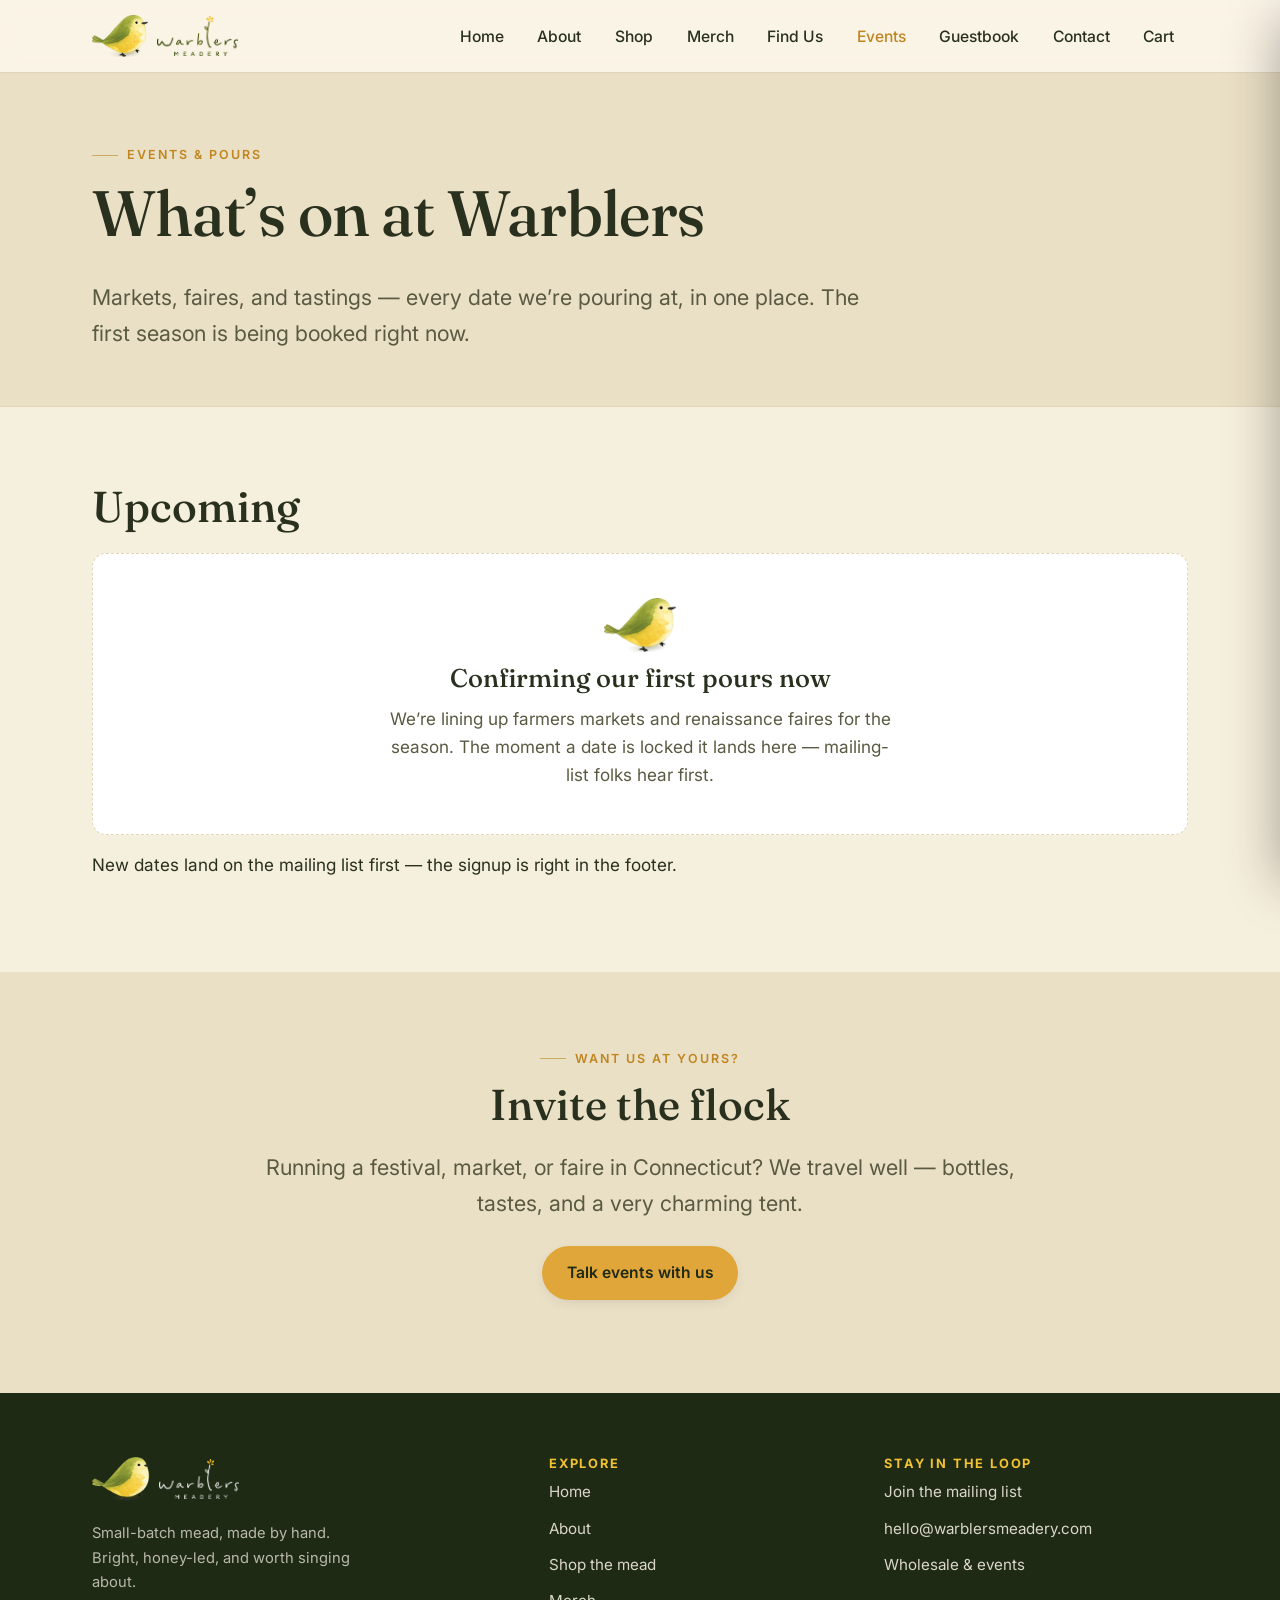
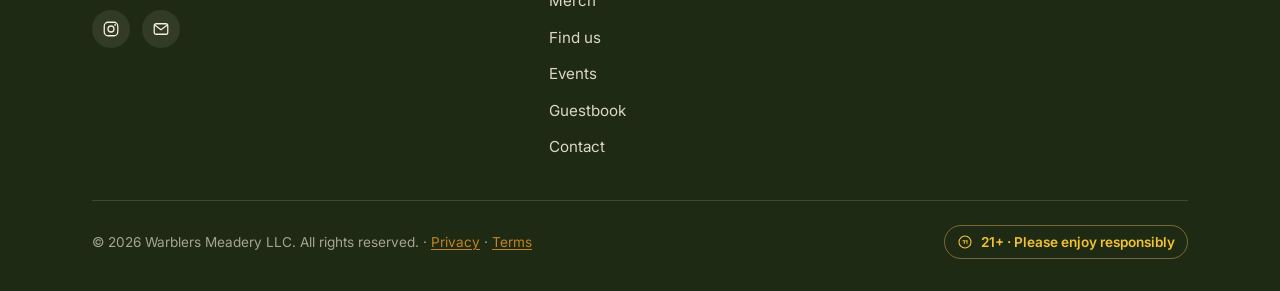
<file: events.html>
<!DOCTYPE html>
<html lang="en">
<head>
  <meta charset="UTF-8">
  <meta name="viewport" content="width=device-width, initial-scale=1.0">
  <title>Events &amp; Tastings — Warblers Meadery</title>
  <meta name="description" content="Upcoming tastings, releases and events at Warblers Meadery.">
  <meta property="og:type" content="website">
  <meta property="og:title" content="Events & Tastings — Warblers Meadery">
  <meta property="og:description" content="Upcoming tastings, releases and events at Warblers Meadery.">
  <meta property="og:site_name" content="Warblers Meadery">
  <link rel="canonical" href="https://warblersmeadery.com/events">
  <meta property="og:url" content="https://warblersmeadery.com/events">
  <link rel="icon" type="image/png" href="assets/favicon.png">
  <link rel="preconnect" href="https://fonts.googleapis.com">
  <link rel="preconnect" href="https://fonts.gstatic.com" crossorigin>
  <link href="https://fonts.googleapis.com/css2?family=Fraunces:opsz,wght@9..144,400;9..144,500;9..144,600&family=Inter:wght@400;500;600;700&display=swap" rel="stylesheet">
  <link rel="stylesheet" href="css/styles.css">
</head>
<body data-agegate="false">
  <a class="skip-link" href="#main">Skip to content</a>
  <header class="site-header">
    <div class="container nav">
      <a class="brand" href="/" aria-label="Warblers Meadery home">
        <img class="brand-bird" src="assets/bird-logo.png" alt="" aria-hidden="true" width="309" height="232">
        <img class="brand-wordmark" src="assets/wordmark-color.png" alt="Warblers Meadery" width="1346" height="661">
      </a>
      <nav aria-label="Primary">
        <ul class="nav-links">
          <li><a href="/">Home</a></li>
          <li><a href="/about">About</a></li>
          <li><a href="/shop">Shop</a></li>
          <li><a href="/merch">Merch</a></li>
          <li><a href="/find-us">Find Us</a></li>
          <li><a href="/events" aria-current="page">Events</a></li>
          <li><a href="/guestbook">Guestbook</a></li>
          <li><a href="/contact">Contact</a></li>
          <li><a class="nav-cart" href="#" data-open-cart aria-label="Open cart">Cart<span class="cart-count" data-count="0">0</span></a></li>
        </ul>
      </nav>
      <button class="nav-toggle" aria-label="Menu" aria-expanded="false">
        <svg width="22" height="22" viewBox="0 0 24 24" fill="none"><path d="M4 7h16M4 12h16M4 17h16" stroke="currentColor" stroke-width="1.8" stroke-linecap="round"/></svg>
      </button>
    </div>
  </header>

  <main id="main">
    <div class="pagehead">
      <div class="container">
        <p class="eyebrow">Events &amp; pours</p>
        <h1>What&rsquo;s on at Warblers</h1>
        <p class="lede">Markets, faires, and tastings — every date we&rsquo;re pouring at, in one place. The first season is being booked right now.</p>
      </div>
    </div>

    <!-- ============ UPCOMING APPEARANCES (rendered from js/data.js) ============ -->
    <section class="section">
      <div class="container">
        <h2>Upcoming</h2>
        <div class="appearances" id="appearances-list"><!-- rendered by js/main.js --></div>
        <p class="hint" style="margin-top:1rem">New dates land on the mailing list first — the signup is right in the footer.</p>
      </div>
    </section>

    <!-- ============ INVITE US ============ -->
    <section class="section section--tint">
      <div class="container center">
        <p class="eyebrow" style="justify-content:center">Want us at yours?</p>
        <h2>Invite the flock</h2>
        <p class="lede" style="margin-inline:auto">Running a festival, market, or faire in Connecticut? We travel well — bottles, tastes, and a very charming tent.</p>
        <p style="margin-top:1.5rem"><a class="btn" href="/contact">Talk events with us</a></p>
      </div>
    </section>
  </main>

  <footer class="site-footer">
    <div class="container">
      <div class="footer-grid">
        <div>
          <a class="brand" href="/"><img class="brand-bird" src="assets/bird-logo.png" alt="" aria-hidden="true" width="309" height="232"><img class="brand-wordmark" src="assets/wordmark-white.png" alt="Warblers Meadery" width="1313" height="661"></a>
          <p style="margin-top:0.75rem;max-width:32ch">Small-batch mead, made by hand. Bright, honey-led, and worth singing about.</p>
          <div class="social">
            <a href="https://www.instagram.com/warblersmeadery" target="_blank" rel="noopener" aria-label="Warblers Meadery on Instagram"><svg width="18" height="18" viewBox="0 0 24 24" fill="none"><rect x="3" y="3" width="18" height="18" rx="5" stroke="currentColor" stroke-width="1.7"/><circle cx="12" cy="12" r="4" stroke="currentColor" stroke-width="1.7"/><circle cx="17.5" cy="6.5" r="1.2" fill="currentColor"/></svg></a>
            <a href="mailto:hello@warblersmeadery.com" aria-label="Email"><svg width="18" height="18" viewBox="0 0 24 24" fill="none"><rect x="3" y="5" width="18" height="14" rx="2.5" stroke="currentColor" stroke-width="1.7"/><path d="M4 7l8 6 8-6" stroke="currentColor" stroke-width="1.7"/></svg></a>
          </div>
        </div>
        <div class="footer-col">
          <h4>Explore</h4>
          <ul>
            <li><a href="/">Home</a></li>
            <li><a href="/about">About</a></li>
            <li><a href="/shop">Shop the mead</a></li>
            <li><a href="/merch">Merch</a></li>
            <li><a href="/find-us">Find us</a></li>
            <li><a href="/events">Events</a></li>
          <li><a href="/guestbook">Guestbook</a></li>
            <li><a href="/contact">Contact</a></li>
          </ul>
        </div>
        <div class="footer-col">
          <h4>Stay in the loop</h4>
          <ul>
            <li><a href="/contact">Join the mailing list</a></li>
            <li><a href="mailto:hello@warblersmeadery.com">hello@warblersmeadery.com</a></li>
            <li><a href="/contact">Wholesale &amp; events</a></li>
          </ul>
        </div>
      </div>
      <div class="footer-bottom">
        <span>© <span class="js-year">2026</span> Warblers Meadery LLC. All rights reserved. · <a href="/privacy">Privacy</a> · <a href="/terms">Terms</a></span>
        <span class="footer-21">
          <svg width="16" height="16" viewBox="0 0 24 24" fill="none"><circle cx="12" cy="12" r="9" stroke="currentColor" stroke-width="1.6"/><path d="M9 10h2v4M13 10h2v4" stroke="currentColor" stroke-width="1.6" stroke-linecap="round"/></svg>
          21+ · Please enjoy responsibly
        </span>
      </div>
    </div>
  </footer>

  <script src="js/config.js"></script>
  <script src="js/supabase-lite.js"></script>
  <script src="js/data.js"></script>
  <script src="js/main.js"></script>
</body>
</html>
</file>
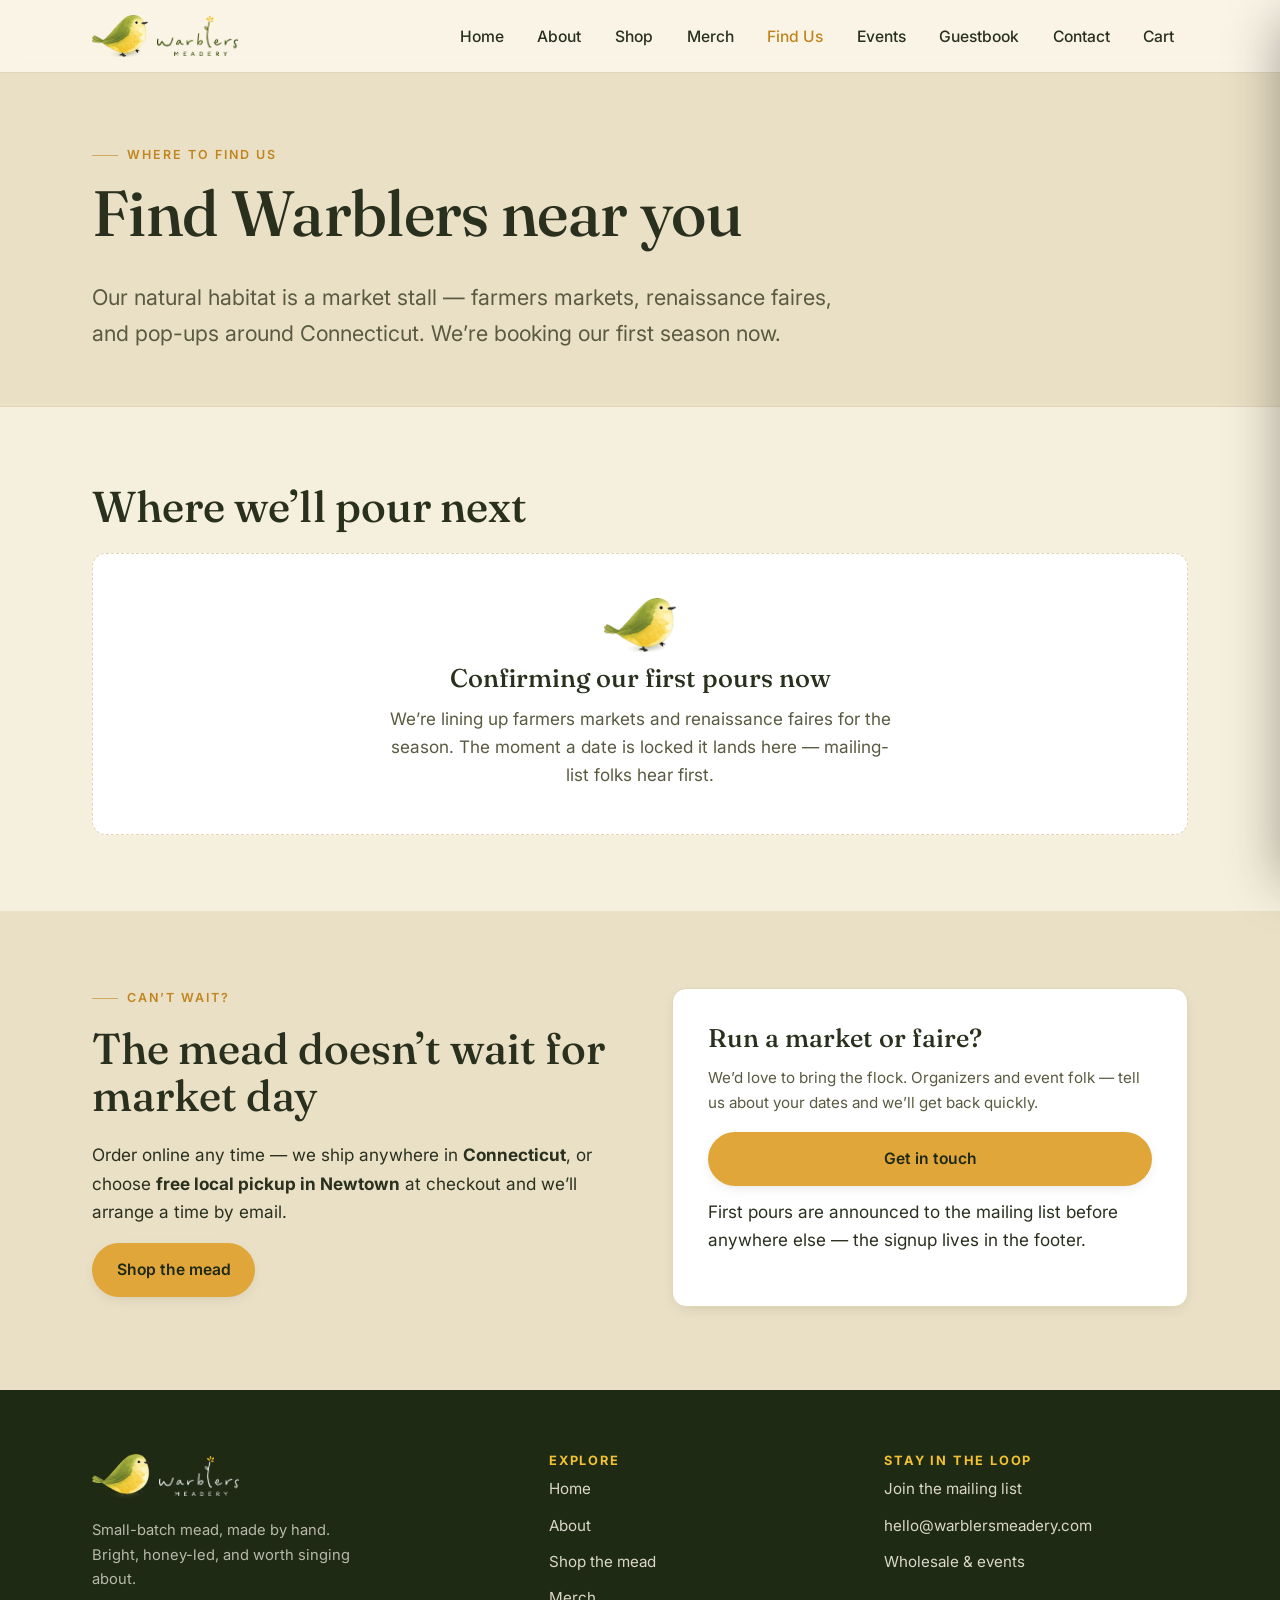
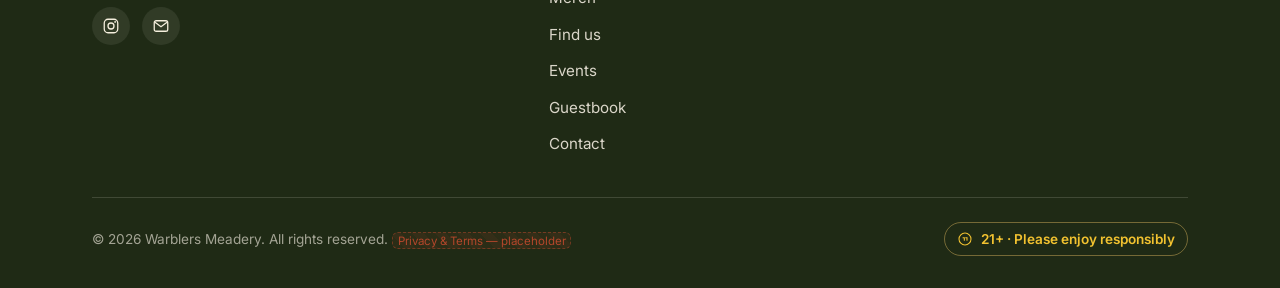
<file: find-us.html>
<!DOCTYPE html>
<html lang="en">
<head>
  <meta charset="UTF-8">
  <meta name="viewport" content="width=device-width, initial-scale=1.0">
  <title>Find Us — Warblers Meadery</title>
  <meta name="description" content="Where to find Warblers Meadery — stockists, bars and restaurants carrying our mead, plus our tasting room.">
  <meta property="og:type" content="website">
  <meta property="og:title" content="Find Us — Warblers Meadery">
  <meta property="og:description" content="Stockists, bars and restaurants carrying Warblers mead, plus our tasting room.">
  <meta property="og:site_name" content="Warblers Meadery">
  <link rel="canonical" href="https://warblersmeadery.com/find-us">
  <meta property="og:url" content="https://warblersmeadery.com/find-us">
  <link rel="icon" type="image/png" href="assets/favicon.png">
  <link rel="preconnect" href="https://fonts.googleapis.com">
  <link rel="preconnect" href="https://fonts.gstatic.com" crossorigin>
  <link href="https://fonts.googleapis.com/css2?family=Fraunces:opsz,wght@9..144,400;9..144,500;9..144,600&family=Inter:wght@400;500;600;700&display=swap" rel="stylesheet">
  <link rel="stylesheet" href="css/styles.css">
</head>
<body data-agegate="false">
  <a class="skip-link" href="#main">Skip to content</a>
  <header class="site-header">
    <div class="container nav">
      <a class="brand" href="/" aria-label="Warblers Meadery home">
        <img class="brand-bird" src="assets/bird-logo.png" alt="" aria-hidden="true" width="309" height="232">
        <img class="brand-wordmark" src="assets/wordmark-color.png" alt="Warblers Meadery" width="1346" height="661">
      </a>
      <nav aria-label="Primary">
        <ul class="nav-links">
          <li><a href="/">Home</a></li>
          <li><a href="/about">About</a></li>
          <li><a href="/shop">Shop</a></li>
          <li><a href="/merch">Merch</a></li>
          <li><a href="/find-us" aria-current="page">Find Us</a></li>
          <li><a href="/events">Events</a></li>
          <li><a href="/guestbook">Guestbook</a></li>
          <li><a href="/contact">Contact</a></li>
          <li><a class="nav-cart" href="#" data-open-cart aria-label="Open cart">Cart<span class="cart-count" data-count="0">0</span></a></li>
        </ul>
      </nav>
      <button class="nav-toggle" aria-label="Menu" aria-expanded="false">
        <svg width="22" height="22" viewBox="0 0 24 24" fill="none"><path d="M4 7h16M4 12h16M4 17h16" stroke="currentColor" stroke-width="1.8" stroke-linecap="round"/></svg>
      </button>
    </div>
  </header>

  <main id="main">
    <div class="pagehead">
      <div class="container">
        <p class="eyebrow">Where to find us</p>
        <h1>Find Warblers near you</h1>
        <p class="lede">Our natural habitat is a market stall — farmers markets, renaissance faires, and pop-ups around Connecticut. We&rsquo;re booking our first season now.</p>
      </div>
    </div>

    <!-- ============ UPCOMING APPEARANCES (rendered from js/data.js) ============ -->
    <section class="section">
      <div class="container">
        <h2>Where we&rsquo;ll pour next</h2>
        <div class="appearances" id="appearances-list"><!-- rendered by js/main.js --></div>
      </div>
    </section>

    <!-- ============ MEANWHILE ============ -->
    <section class="section section--tint">
      <div class="container split" style="align-items:flex-start">
        <div class="stack">
          <p class="eyebrow">Can&rsquo;t wait?</p>
          <h2>The mead doesn&rsquo;t wait for market day</h2>
          <p>Order online any time — we ship anywhere in <strong>Connecticut</strong>, or choose <strong>free local pickup in Newtown</strong> at checkout and we&rsquo;ll arrange a time by email.</p>
          <p><a class="btn" href="/shop">Shop the mead</a></p>
        </div>
        <div class="form-card">
          <h3 style="margin-top:0">Run a market or faire?</h3>
          <p style="color:var(--ink-soft);font-size:0.95rem">We&rsquo;d love to bring the flock. Organizers and event folk — tell us about your dates and we&rsquo;ll get back quickly.</p>
          <a class="btn btn--block" href="/contact">Get in touch</a>
          <p class="hint" style="margin-top:0.75rem">First pours are announced to the mailing list before anywhere else — the signup lives in the footer.</p>
        </div>
      </div>
    </section>
  </main>

  <footer class="site-footer">
    <div class="container">
      <div class="footer-grid">
        <div>
          <a class="brand" href="/"><img class="brand-bird" src="assets/bird-logo.png" alt="" aria-hidden="true" width="309" height="232"><img class="brand-wordmark" src="assets/wordmark-white.png" alt="Warblers Meadery" width="1313" height="661"></a>
          <p style="margin-top:0.75rem;max-width:32ch">Small-batch mead, made by hand. Bright, honey-led, and worth singing about.</p>
          <div class="social">
            <a href="https://www.instagram.com/warblersmeadery" target="_blank" rel="noopener" aria-label="Warblers Meadery on Instagram"><svg width="18" height="18" viewBox="0 0 24 24" fill="none"><rect x="3" y="3" width="18" height="18" rx="5" stroke="currentColor" stroke-width="1.7"/><circle cx="12" cy="12" r="4" stroke="currentColor" stroke-width="1.7"/><circle cx="17.5" cy="6.5" r="1.2" fill="currentColor"/></svg></a>
            <a href="mailto:hello@warblersmeadery.com" aria-label="Email"><svg width="18" height="18" viewBox="0 0 24 24" fill="none"><rect x="3" y="5" width="18" height="14" rx="2.5" stroke="currentColor" stroke-width="1.7"/><path d="M4 7l8 6 8-6" stroke="currentColor" stroke-width="1.7"/></svg></a>
          </div>
        </div>
        <div class="footer-col">
          <h4>Explore</h4>
          <ul>
            <li><a href="/">Home</a></li>
            <li><a href="/about">About</a></li>
            <li><a href="/shop">Shop the mead</a></li>
            <li><a href="/merch">Merch</a></li>
            <li><a href="/find-us">Find us</a></li>
            <li><a href="/events">Events</a></li>
          <li><a href="/guestbook">Guestbook</a></li>
            <li><a href="/contact">Contact</a></li>
          </ul>
        </div>
        <div class="footer-col">
          <h4>Stay in the loop</h4>
          <ul>
            <li><a href="/contact">Join the mailing list</a></li>
            <li><a href="mailto:hello@warblersmeadery.com">hello@warblersmeadery.com</a></li>
            <li><a href="/contact">Wholesale &amp; events</a></li>
          </ul>
        </div>
      </div>
      <div class="footer-bottom">
        <span>© <span class="js-year">2026</span> Warblers Meadery. All rights reserved. <span class="ph">Privacy &amp; Terms — placeholder</span></span>
        <span class="footer-21">
          <svg width="16" height="16" viewBox="0 0 24 24" fill="none"><circle cx="12" cy="12" r="9" stroke="currentColor" stroke-width="1.6"/><path d="M9 10h2v4M13 10h2v4" stroke="currentColor" stroke-width="1.6" stroke-linecap="round"/></svg>
          21+ · Please enjoy responsibly
        </span>
      </div>
    </div>
  </footer>

  <script src="js/config.js"></script>
  <script src="js/supabase-lite.js"></script>
  <script src="js/data.js"></script>
  <script src="js/main.js"></script>
</body>
</html>
</file>
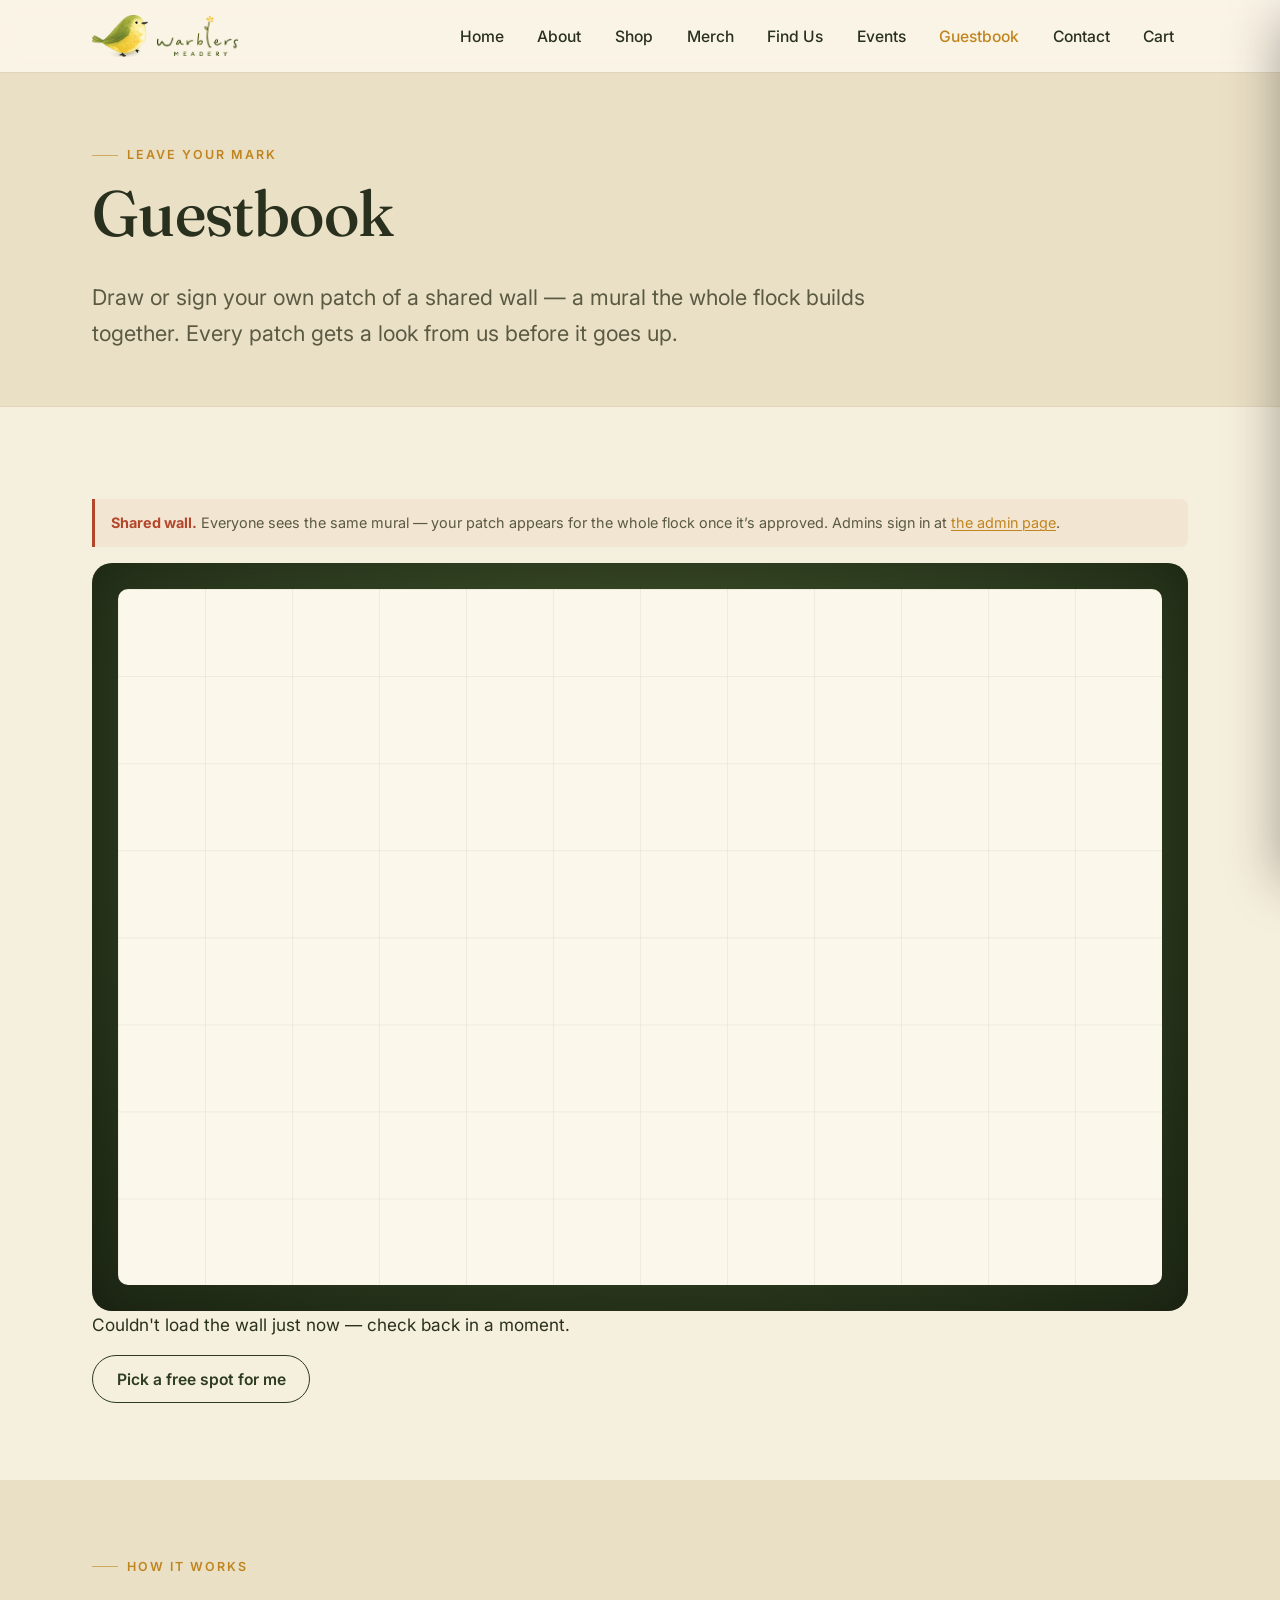
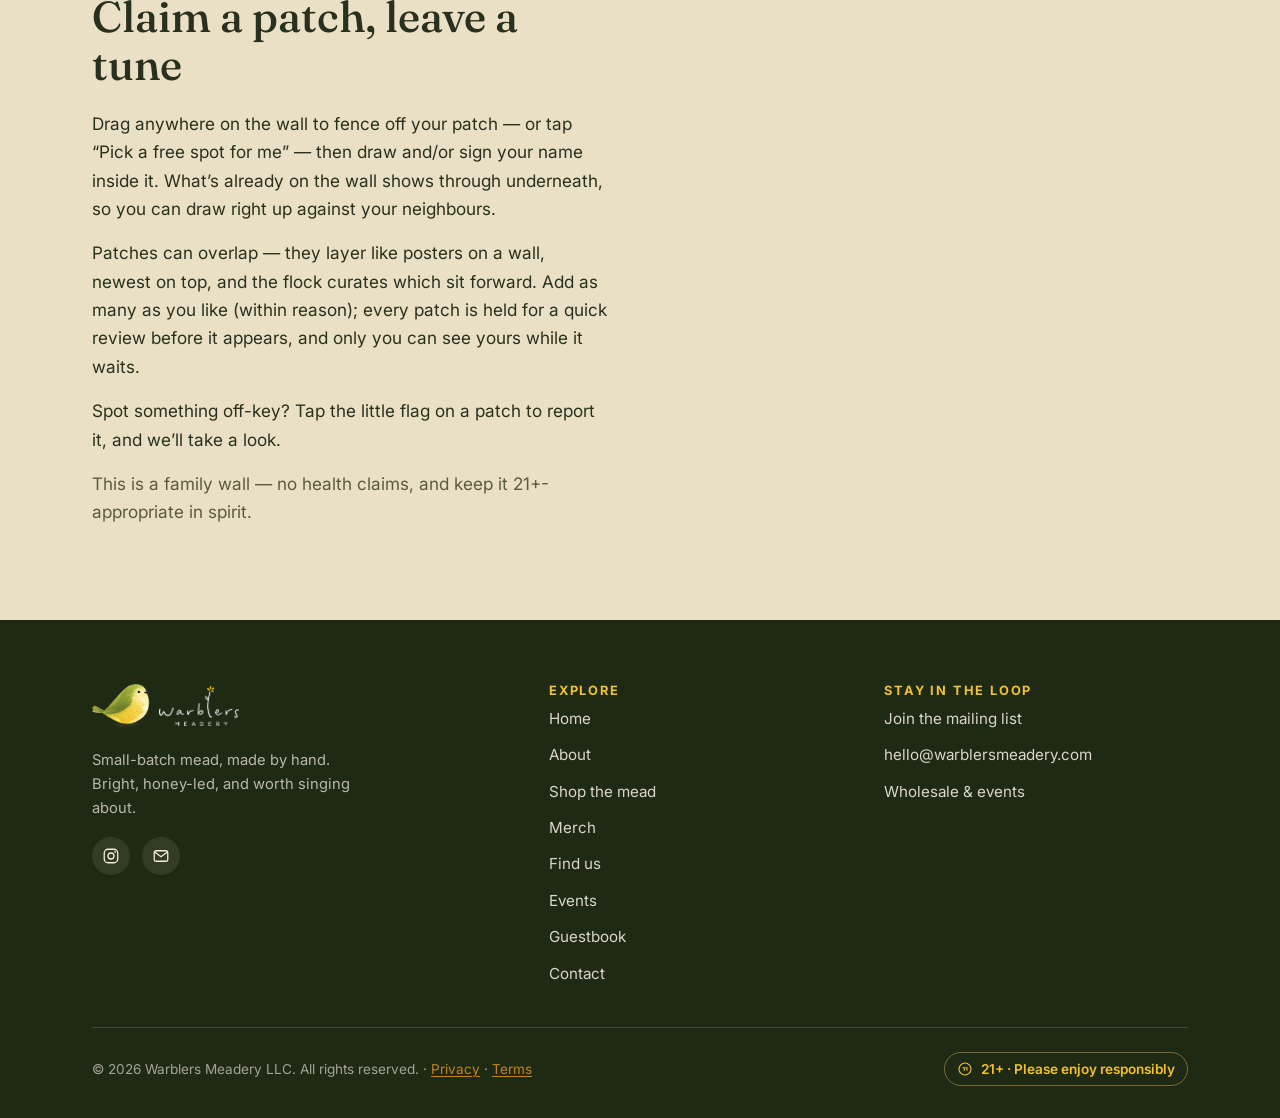
<file: guestbook.html>
<!DOCTYPE html>
<html lang="en">
<head>
  <meta charset="UTF-8">
  <meta name="viewport" content="width=device-width, initial-scale=1.0">
  <title>Guestbook — Warblers Meadery</title>
  <meta name="description" content="Sign the Warblers Meadery guestbook — doodle a note or leave your name on our wall of songbirds and scribbles.">
  <meta property="og:type" content="website">
  <meta property="og:title" content="Guestbook — Warblers Meadery">
  <meta property="og:description" content="Doodle a note or sign your name on the Warblers guestbook wall.">
  <meta property="og:site_name" content="Warblers Meadery">
  <link rel="canonical" href="https://warblersmeadery.com/guestbook">
  <meta property="og:url" content="https://warblersmeadery.com/guestbook">
  <link rel="icon" type="image/png" href="assets/favicon.png">
  <link rel="preconnect" href="https://fonts.googleapis.com">
  <link rel="preconnect" href="https://fonts.gstatic.com" crossorigin>
  <link href="https://fonts.googleapis.com/css2?family=Fraunces:opsz,wght@9..144,400;9..144,500;9..144,600&family=Inter:wght@400;500;600;700&display=swap" rel="stylesheet">
  <link rel="stylesheet" href="css/styles.css">
</head>
<body data-agegate="false">
  <a class="skip-link" href="#main">Skip to content</a>
  <header class="site-header">
    <div class="container nav">
      <a class="brand" href="/" aria-label="Warblers Meadery home">
        <img class="brand-bird" src="assets/bird-logo.png" alt="" aria-hidden="true" width="309" height="232">
        <img class="brand-wordmark" src="assets/wordmark-color.png" alt="Warblers Meadery" width="1346" height="661">
      </a>
      <nav aria-label="Primary">
        <ul class="nav-links">
          <li><a href="/">Home</a></li>
          <li><a href="/about">About</a></li>
          <li><a href="/shop">Shop</a></li>
          <li><a href="/merch">Merch</a></li>
          <li><a href="/find-us">Find Us</a></li>
          <li><a href="/events">Events</a></li>
          <li><a href="/guestbook" aria-current="page">Guestbook</a></li>
          <li><a href="/contact">Contact</a></li>
          <li><a class="nav-cart" href="#" data-open-cart aria-label="Open cart">Cart<span class="cart-count" data-count="0">0</span></a></li>
        </ul>
      </nav>
      <button class="nav-toggle" aria-label="Menu" aria-expanded="false">
        <svg width="22" height="22" viewBox="0 0 24 24" fill="none"><path d="M4 7h16M4 12h16M4 17h16" stroke="currentColor" stroke-width="1.8" stroke-linecap="round"/></svg>
      </button>
    </div>
  </header>

  <main id="main">
    <div class="pagehead">
      <div class="container">
        <p class="eyebrow">Leave your mark</p>
        <h1>Guestbook</h1>
        <p class="lede">Draw or sign your own patch of a shared wall — a mural the whole flock builds together. Every patch gets a look from us before it goes up.</p>
      </div>
    </div>

    <!-- ============ THE MURAL ============ -->
    <section class="section">
      <div class="container">
        <div class="ph-note" id="mural-mode-note"><strong>Demonstration mural.</strong> Patches are stored in this browser only (localStorage) — before launch, connect a small backend so every visitor shares one wall, and moderate there. Admins: open <code>/guestbook?admin=1</code> on this device to review.</div>
        <div class="mural-frame">
          <div class="mural-board" id="mural-board" aria-label="Community mural — drag across free space to claim your patch"><!-- regions + selection rendered by js/mural.js --></div>
        </div>
        <p class="hint" id="mural-claim-hint">Drag anywhere on the wall to claim a patch (up to 4 × 3 tiles) — overlapping is fine; patches layer like posters. Or let us pick a spot for you.</p>
        <button class="btn btn--ghost" type="button" id="mural-pick-free">Pick a free spot for me</button>
      </div>
    </section>

    <!-- ============ CLAIM & DRAW ============ -->
    <section class="section section--tint">
      <div class="container split" style="align-items:flex-start">
        <div class="form-card mural-editor" id="mural-editor" hidden>
          <h2 style="margin-top:0">Your patch</h2>
          <p class="mural-editor-where" id="mural-editor-where"></p>
          <div class="mural-canvas-wrap">
            <canvas id="mural-canvas" aria-label="Drawing area for your claimed patch — draw with mouse or finger"></canvas>
          </div>
          <div class="mural-tools">
            <button type="button" class="mural-swatch active" data-color="#29301E" style="background:#29301E" aria-label="Ink pen"></button>
            <button type="button" class="mural-swatch" data-color="#6E8039" style="background:#6E8039" aria-label="Sage green pen"></button>
            <button type="button" class="mural-swatch" data-color="#E0A63A" style="background:#E0A63A" aria-label="Honey gold pen"></button>
            <button type="button" class="mural-swatch" data-color="#B4472B" style="background:#B4472B" aria-label="Rust red pen"></button>
            <span class="mural-tool-sep" aria-hidden="true"></span>
            <button type="button" class="mural-size" data-size="3" aria-label="Thin pen"><i style="width:4px;height:4px"></i></button>
            <button type="button" class="mural-size active" data-size="6" aria-label="Medium pen"><i style="width:8px;height:8px"></i></button>
            <button type="button" class="mural-size" data-size="11" aria-label="Thick pen"><i style="width:13px;height:13px"></i></button>
            <span class="mural-tool-sep" aria-hidden="true"></span>
            <button type="button" class="btn btn--ghost mural-tool-btn" id="mural-undo">Undo</button>
            <button type="button" class="btn btn--ghost mural-tool-btn" id="mural-clear">Clear</button>
          </div>
          <div class="field">
            <label for="mural-text">Signature or message (optional if you’ve drawn)</label>
            <input id="mural-text" maxlength="60" placeholder="Rosa was here ♪">
          </div>
          <div class="field">
            <label for="mural-name">Name (optional)</label>
            <input id="mural-name" maxlength="40" autocomplete="name">
          </div>
          <button class="btn btn--block" type="button" id="mural-place">Place it on the mural</button>
          <button class="btn btn--ghost btn--block" type="button" id="mural-cancel" style="margin-top:0.6rem">Release this patch</button>
          <div class="form-status" id="mural-status"></div>
          <p class="hint" style="margin-top:0.75rem">Patches appear once the flock approves them — keep it kind.</p>
        </div>

        <div class="stack">
          <p class="eyebrow">How it works</p>
          <h2>Claim a patch, leave a tune</h2>
          <p>Drag anywhere on the wall to fence off your patch — or tap “Pick a free spot for me” — then draw and/or sign your name inside it. What’s already on the wall shows through underneath, so you can draw right up against your neighbours.</p>
          <p>Patches can overlap — they layer like posters on a wall, newest on top, and the flock curates which sit forward. Add as many as you like (within reason); every patch is held for a quick review before it appears, and only you can see yours while it waits.</p>
          <p>Spot something off-key? Tap the little flag on a patch to report it, and we’ll take a look.</p>
          <p style="color:var(--ink-soft)">This is a family wall — no health claims, and keep it 21+-appropriate in spirit.</p>
        </div>
      </div>
    </section>

    <!-- ============ ADMIN (only shown with ?admin=1) ============ -->
    <section class="section" id="mural-admin" hidden>
      <div class="container">
        <p class="eyebrow">Admin · moderation</p>
        <h2>Pending patches</h2>
        <div class="grid grid--3" id="mural-pending"><!-- rendered --></div>
        <h2 style="margin-top:2.5rem">On the mural</h2>
        <div class="grid grid--3" id="mural-approved"><!-- rendered --></div>
      </div>
    </section>
  </main>

  <footer class="site-footer">
    <div class="container">
      <div class="footer-grid">
        <div>
          <a class="brand" href="/"><img class="brand-bird" src="assets/bird-logo.png" alt="" aria-hidden="true" width="309" height="232"><img class="brand-wordmark" src="assets/wordmark-white.png" alt="Warblers Meadery" width="1313" height="661"></a>
          <p style="margin-top:0.75rem;max-width:32ch">Small-batch mead, made by hand. Bright, honey-led, and worth singing about.</p>
          <div class="social">
            <a href="https://www.instagram.com/warblersmeadery" target="_blank" rel="noopener" aria-label="Warblers Meadery on Instagram"><svg width="18" height="18" viewBox="0 0 24 24" fill="none"><rect x="3" y="3" width="18" height="18" rx="5" stroke="currentColor" stroke-width="1.7"/><circle cx="12" cy="12" r="4" stroke="currentColor" stroke-width="1.7"/><circle cx="17.5" cy="6.5" r="1.2" fill="currentColor"/></svg></a>
            <a href="mailto:hello@warblersmeadery.com" aria-label="Email"><svg width="18" height="18" viewBox="0 0 24 24" fill="none"><rect x="3" y="5" width="18" height="14" rx="2.5" stroke="currentColor" stroke-width="1.7"/><path d="M4 7l8 6 8-6" stroke="currentColor" stroke-width="1.7"/></svg></a>
          </div>
        </div>
        <div class="footer-col">
          <h4>Explore</h4>
          <ul>
            <li><a href="/">Home</a></li>
            <li><a href="/about">About</a></li>
            <li><a href="/shop">Shop the mead</a></li>
            <li><a href="/merch">Merch</a></li>
            <li><a href="/find-us">Find us</a></li>
            <li><a href="/events">Events</a></li>
          <li><a href="/guestbook">Guestbook</a></li>
            <li><a href="/contact">Contact</a></li>
          </ul>
        </div>
        <div class="footer-col">
          <h4>Stay in the loop</h4>
          <ul>
            <li><a href="/contact">Join the mailing list</a></li>
            <li><a href="mailto:hello@warblersmeadery.com">hello@warblersmeadery.com</a></li>
            <li><a href="/contact">Wholesale &amp; events</a></li>
          </ul>
        </div>
      </div>
      <div class="footer-bottom">
        <span>© <span class="js-year">2026</span> Warblers Meadery LLC. All rights reserved. · <a href="/privacy">Privacy</a> · <a href="/terms">Terms</a></span>
        <span class="footer-21">
          <svg width="16" height="16" viewBox="0 0 24 24" fill="none"><circle cx="12" cy="12" r="9" stroke="currentColor" stroke-width="1.6"/><path d="M9 10h2v4M13 10h2v4" stroke="currentColor" stroke-width="1.6" stroke-linecap="round"/></svg>
          21+ · Please enjoy responsibly
        </span>
      </div>
    </div>
  </footer>

  <script src="js/config.js"></script>
  <script src="js/supabase-lite.js"></script>
  <script src="js/data.js"></script>
  <script src="js/main.js"></script>
  <script src="js/mural.js"></script>
</body>
</html>
</file>
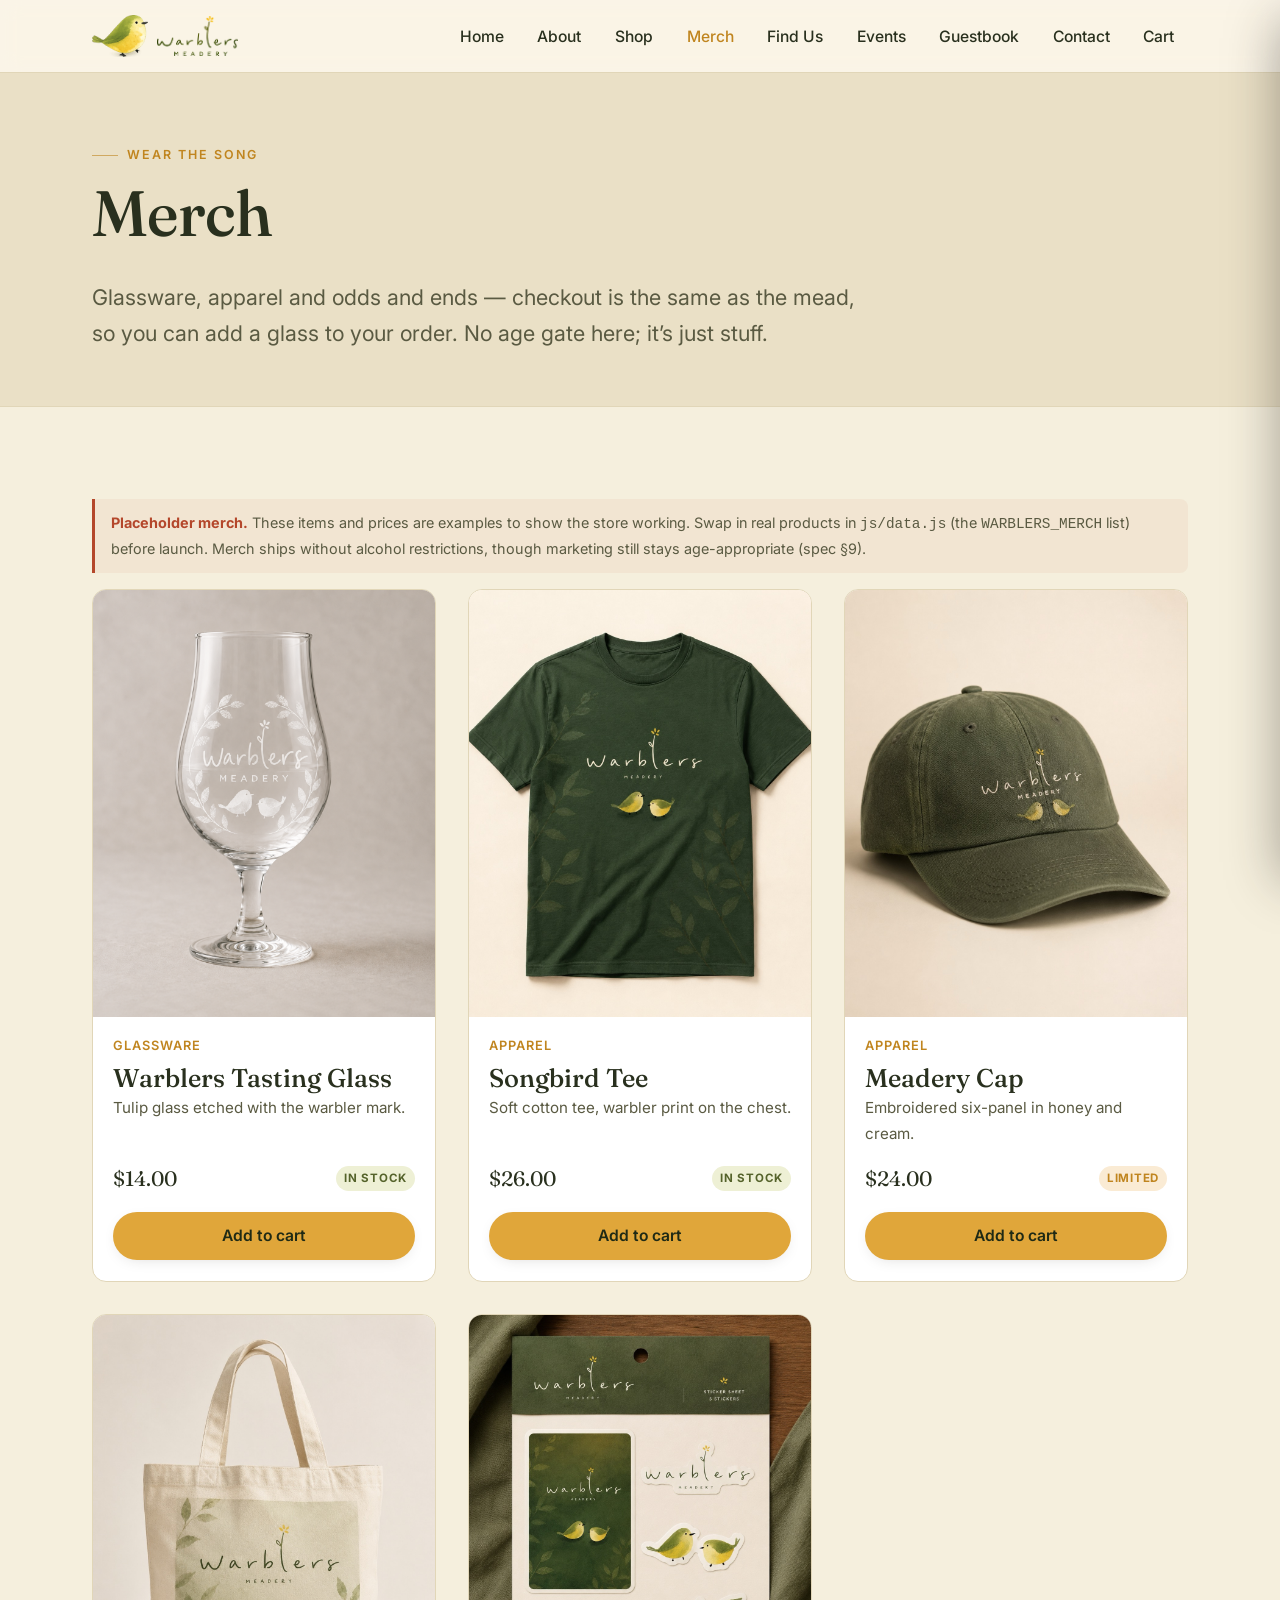
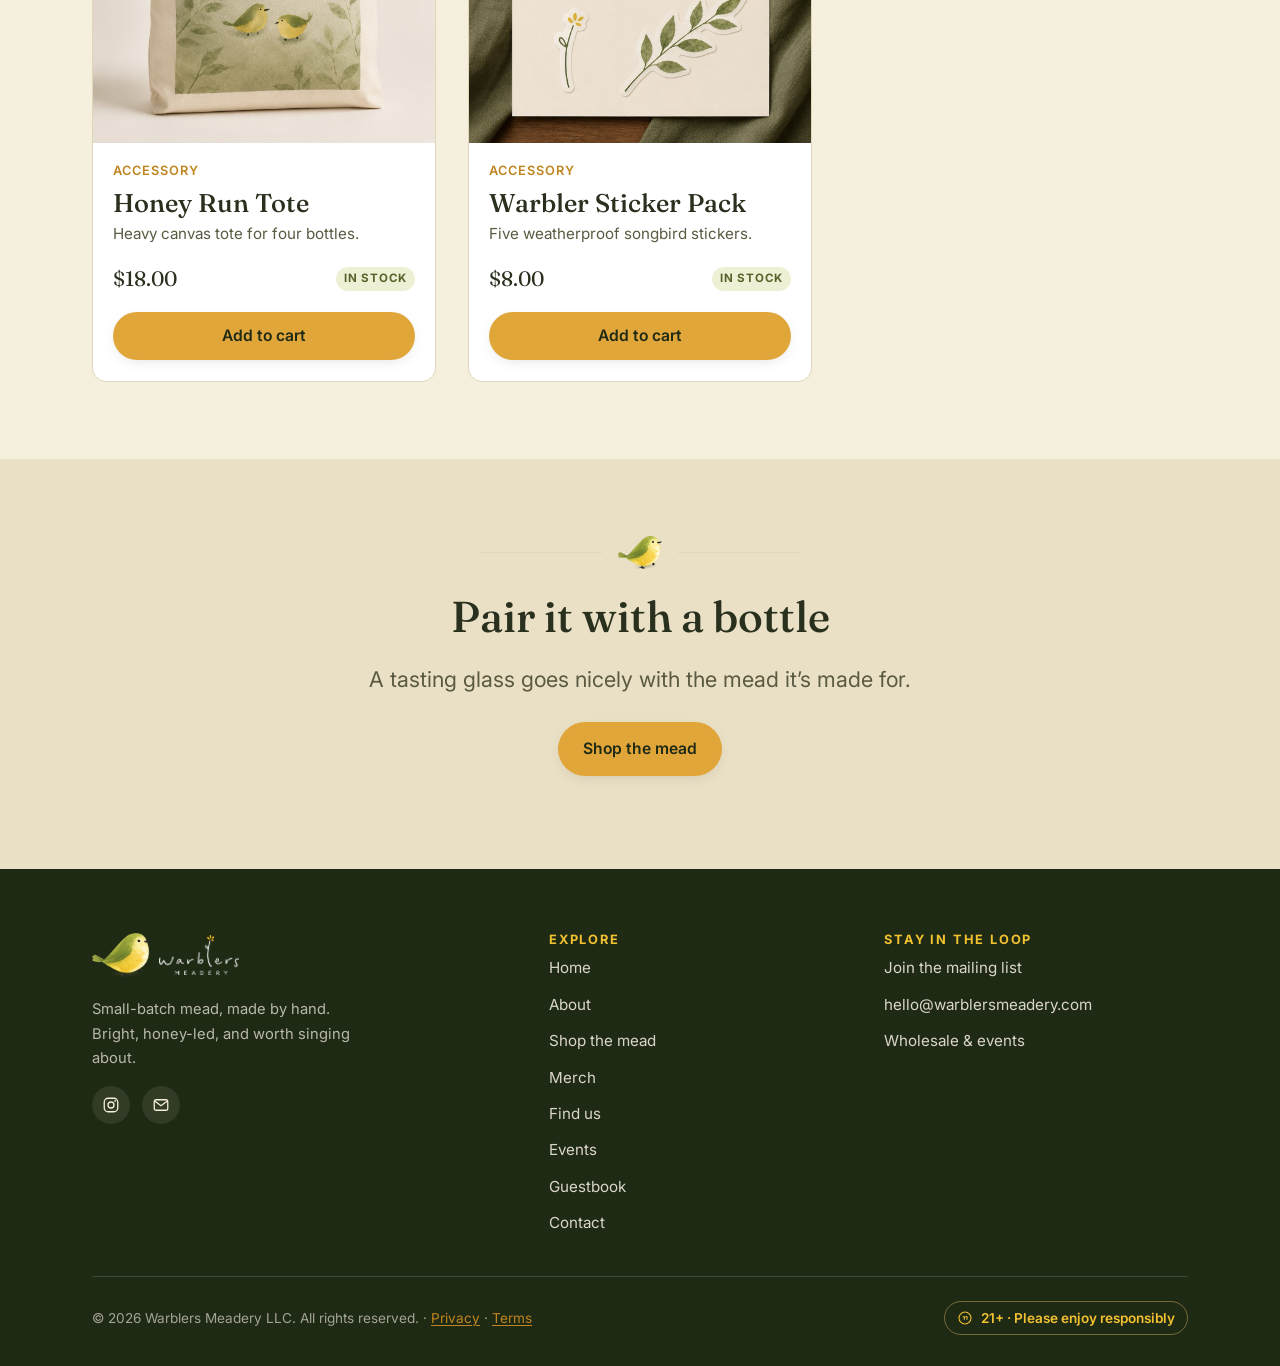
<file: merch.html>
<!DOCTYPE html>
<html lang="en">
<head>
  <meta charset="UTF-8">
  <meta name="viewport" content="width=device-width, initial-scale=1.0">
  <title>Merch — Warblers Meadery</title>
  <meta name="description" content="Branded goods from Warblers Meadery — glassware, apparel and accessories, on the same checkout as the mead.">
  <meta property="og:type" content="website">
  <meta property="og:title" content="Merch — Warblers Meadery">
  <meta property="og:description" content="Glassware, apparel and accessories from Warblers Meadery.">
  <meta property="og:site_name" content="Warblers Meadery">
  <link rel="canonical" href="https://warblersmeadery.com/merch">
  <meta property="og:url" content="https://warblersmeadery.com/merch">
  <link rel="icon" type="image/png" href="assets/favicon.png">
  <link rel="preconnect" href="https://fonts.googleapis.com">
  <link rel="preconnect" href="https://fonts.gstatic.com" crossorigin>
  <link href="https://fonts.googleapis.com/css2?family=Fraunces:opsz,wght@9..144,400;9..144,500;9..144,600&family=Inter:wght@400;500;600;700&display=swap" rel="stylesheet">
  <link rel="stylesheet" href="css/styles.css">
</head>
<body data-agegate="false">
  <a class="skip-link" href="#main">Skip to content</a>
  <header class="site-header">
    <div class="container nav">
      <a class="brand" href="/" aria-label="Warblers Meadery home">
        <img class="brand-bird" src="assets/bird-logo.png" alt="" aria-hidden="true" width="309" height="232">
        <img class="brand-wordmark" src="assets/wordmark-color.png" alt="Warblers Meadery" width="1346" height="661">
      </a>
      <nav aria-label="Primary">
        <ul class="nav-links">
          <li><a href="/">Home</a></li>
          <li><a href="/about">About</a></li>
          <li><a href="/shop">Shop</a></li>
          <li><a href="/merch" aria-current="page">Merch</a></li>
          <li><a href="/find-us">Find Us</a></li>
          <li><a href="/events">Events</a></li>
          <li><a href="/guestbook">Guestbook</a></li>
          <li><a href="/contact">Contact</a></li>
          <li><a class="nav-cart" href="#" data-open-cart aria-label="Open cart">Cart<span class="cart-count" data-count="0">0</span></a></li>
        </ul>
      </nav>
      <button class="nav-toggle" aria-label="Menu" aria-expanded="false">
        <svg width="22" height="22" viewBox="0 0 24 24" fill="none"><path d="M4 7h16M4 12h16M4 17h16" stroke="currentColor" stroke-width="1.8" stroke-linecap="round"/></svg>
      </button>
    </div>
  </header>

  <main id="main">
    <div class="pagehead">
      <div class="container">
        <p class="eyebrow">Wear the song</p>
        <h1>Merch</h1>
        <p class="lede">Glassware, apparel and odds and ends — checkout is the same as the mead, so you can add a glass to your order. No age gate here; it’s just stuff.</p>
      </div>
    </div>

    <section class="section">
      <div class="container">
        <div class="ph-note">
          <strong>Placeholder merch.</strong> These items and prices are examples to show the store working. Swap in real products in <code>js/data.js</code> (the <code>WARBLERS_MERCH</code> list) before launch. Merch ships without alcohol restrictions, though marketing still stays age-appropriate (spec §9).
        </div>
        <div class="grid grid--3" id="merch-grid"><!-- rendered from WARBLERS_MERCH --></div>
      </div>
    </section>

    <section class="section section--tint">
      <div class="container center">
        <div class="divider-bird"><img src="assets/bird-logo.png" alt="" aria-hidden="true" width="309" height="232"></div>
        <h2 style="margin-top:1.5rem">Pair it with a bottle</h2>
        <p class="lede">A tasting glass goes nicely with the mead it’s made for.</p>
        <p style="margin-top:1.5rem"><a class="btn" href="/shop">Shop the mead</a></p>
      </div>
    </section>
  </main>

  <footer class="site-footer">
    <div class="container">
      <div class="footer-grid">
        <div>
          <a class="brand" href="/"><img class="brand-bird" src="assets/bird-logo.png" alt="" aria-hidden="true" width="309" height="232"><img class="brand-wordmark" src="assets/wordmark-white.png" alt="Warblers Meadery" width="1313" height="661"></a>
          <p style="margin-top:0.75rem;max-width:32ch">Small-batch mead, made by hand. Bright, honey-led, and worth singing about.</p>
          <div class="social">
            <a href="https://www.instagram.com/warblersmeadery" target="_blank" rel="noopener" aria-label="Warblers Meadery on Instagram"><svg width="18" height="18" viewBox="0 0 24 24" fill="none"><rect x="3" y="3" width="18" height="18" rx="5" stroke="currentColor" stroke-width="1.7"/><circle cx="12" cy="12" r="4" stroke="currentColor" stroke-width="1.7"/><circle cx="17.5" cy="6.5" r="1.2" fill="currentColor"/></svg></a>
            <a href="mailto:hello@warblersmeadery.com" aria-label="Email"><svg width="18" height="18" viewBox="0 0 24 24" fill="none"><rect x="3" y="5" width="18" height="14" rx="2.5" stroke="currentColor" stroke-width="1.7"/><path d="M4 7l8 6 8-6" stroke="currentColor" stroke-width="1.7"/></svg></a>
          </div>
        </div>
        <div class="footer-col">
          <h4>Explore</h4>
          <ul>
            <li><a href="/">Home</a></li>
            <li><a href="/about">About</a></li>
            <li><a href="/shop">Shop the mead</a></li>
            <li><a href="/merch">Merch</a></li>
            <li><a href="/find-us">Find us</a></li>
            <li><a href="/events">Events</a></li>
          <li><a href="/guestbook">Guestbook</a></li>
            <li><a href="/contact">Contact</a></li>
          </ul>
        </div>
        <div class="footer-col">
          <h4>Stay in the loop</h4>
          <ul>
            <li><a href="/contact">Join the mailing list</a></li>
            <li><a href="mailto:hello@warblersmeadery.com">hello@warblersmeadery.com</a></li>
            <li><a href="/contact">Wholesale &amp; events</a></li>
          </ul>
        </div>
      </div>
      <div class="footer-bottom">
        <span>© <span class="js-year">2026</span> Warblers Meadery LLC. All rights reserved. · <a href="/privacy">Privacy</a> · <a href="/terms">Terms</a></span>
        <span class="footer-21">
          <svg width="16" height="16" viewBox="0 0 24 24" fill="none"><circle cx="12" cy="12" r="9" stroke="currentColor" stroke-width="1.6"/><path d="M9 10h2v4M13 10h2v4" stroke="currentColor" stroke-width="1.6" stroke-linecap="round"/></svg>
          21+ · Please enjoy responsibly
        </span>
      </div>
    </div>
  </footer>

  <script src="js/config.js"></script>
  <script src="js/supabase-lite.js"></script>
  <script src="js/data.js"></script>
  <script src="js/main.js"></script>
</body>
</html>
</file>
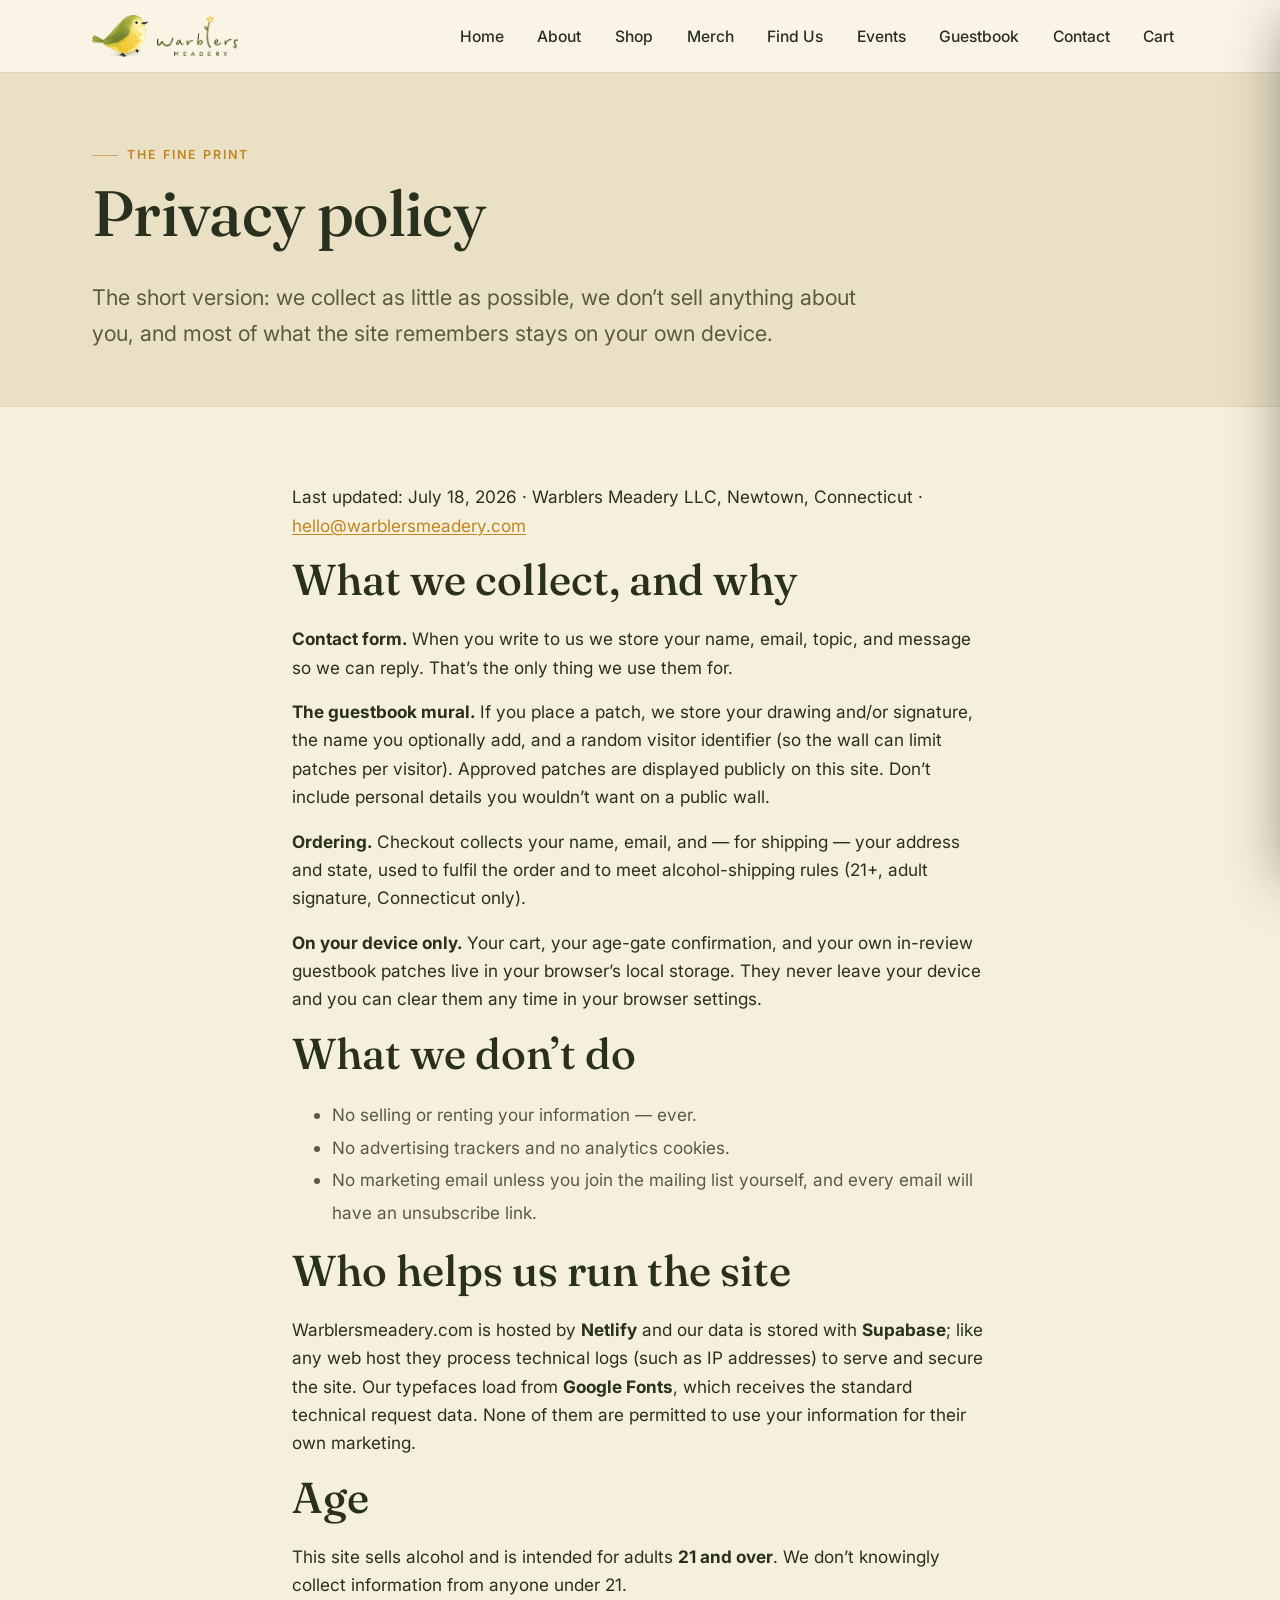
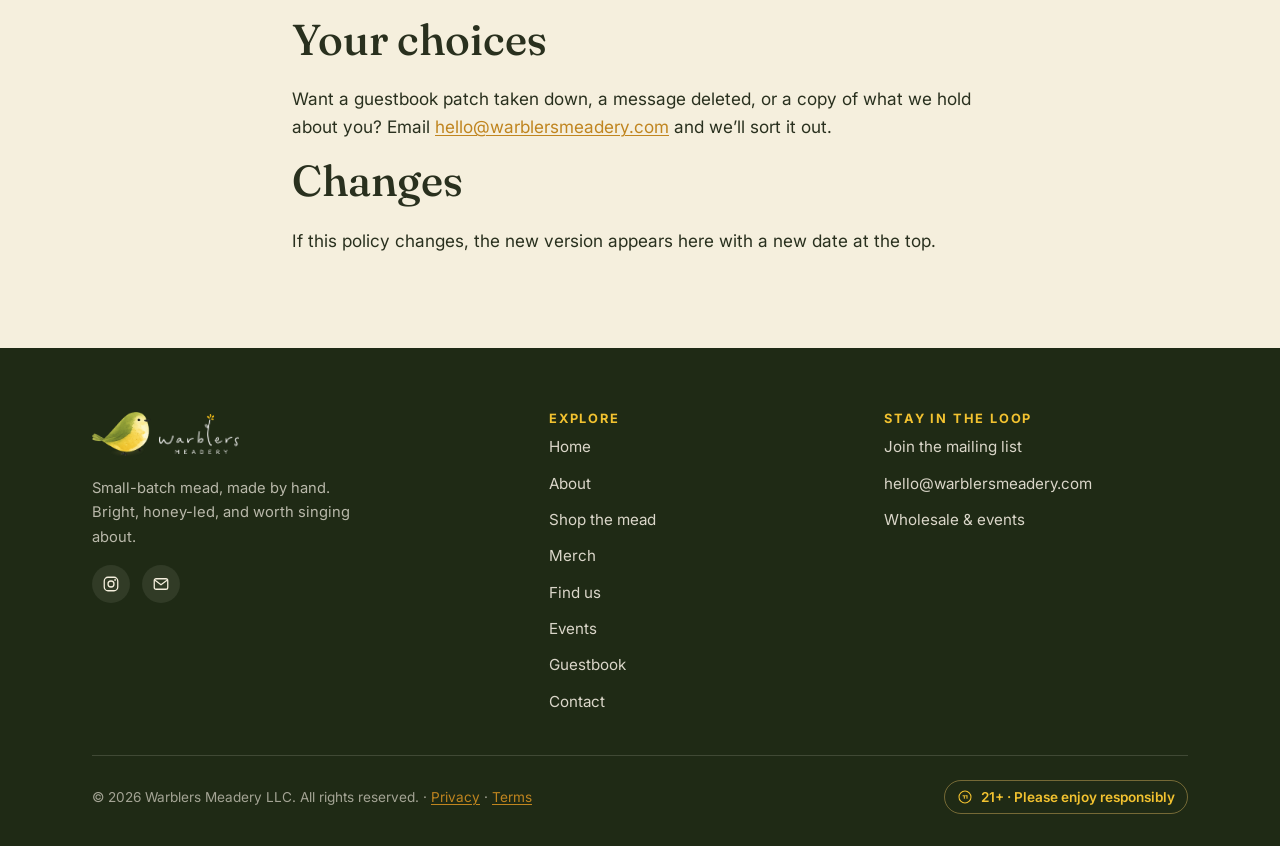
<file: privacy.html>
<!DOCTYPE html>
<html lang="en">
<head>
  <meta charset="UTF-8">
  <meta name="viewport" content="width=device-width, initial-scale=1.0">
  <title>Privacy Policy — Warblers Meadery</title>
  <meta name="description" content="How Warblers Meadery handles your information — plainly and minimally.">
  <meta property="og:type" content="website">
  <meta property="og:title" content="Privacy Policy — Warblers Meadery">
  <meta property="og:description" content="How Warblers Meadery handles your information — plainly and minimally.">
  <meta property="og:site_name" content="Warblers Meadery">
  <link rel="canonical" href="https://warblersmeadery.com/privacy">
  <meta property="og:url" content="https://warblersmeadery.com/privacy">
  <link rel="icon" type="image/png" href="assets/favicon.png">
  <link rel="preconnect" href="https://fonts.googleapis.com">
  <link rel="preconnect" href="https://fonts.gstatic.com" crossorigin>
  <link href="https://fonts.googleapis.com/css2?family=Fraunces:opsz,wght@9..144,400;9..144,500;9..144,600&family=Inter:wght@400;500;600;700&display=swap" rel="stylesheet">
  <link rel="stylesheet" href="css/styles.css">
</head>
<body data-agegate="false">
  <a class="skip-link" href="#main">Skip to content</a>
  <header class="site-header">
    <div class="container nav">
      <a class="brand" href="/" aria-label="Warblers Meadery home">
        <img class="brand-bird" src="assets/bird-logo.png" alt="" aria-hidden="true" width="309" height="232">
        <img class="brand-wordmark" src="assets/wordmark-color.png" alt="Warblers Meadery" width="1346" height="661">
      </a>
      <nav aria-label="Primary">
        <ul class="nav-links">
          <li><a href="/">Home</a></li>
          <li><a href="/about">About</a></li>
          <li><a href="/shop">Shop</a></li>
          <li><a href="/merch">Merch</a></li>
          <li><a href="/find-us">Find Us</a></li>
          <li><a href="/events">Events</a></li>
          <li><a href="/guestbook">Guestbook</a></li>
          <li><a href="/contact">Contact</a></li>
          <li><a class="nav-cart" href="#" data-open-cart aria-label="Open cart">Cart<span class="cart-count" data-count="0">0</span></a></li>
        </ul>
      </nav>
      <button class="nav-toggle" aria-label="Menu" aria-expanded="false">
        <svg width="22" height="22" viewBox="0 0 24 24" fill="none"><path d="M4 7h16M4 12h16M4 17h16" stroke="currentColor" stroke-width="1.8" stroke-linecap="round"/></svg>
      </button>
    </div>
  </header>

  <main id="main">
    <!-- OWNER NOTE: drafted in plain language to match what the site actually
         does today. Have a professional review before relying on it legally. -->
    <div class="pagehead">
      <div class="container">
        <p class="eyebrow">The fine print</p>
        <h1>Privacy policy</h1>
        <p class="lede">The short version: we collect as little as possible, we don&rsquo;t sell anything about you, and most of what the site remembers stays on your own device.</p>
      </div>
    </div>
    <section class="section">
      <div class="container" style="max-width:760px">
        <p class="hint">Last updated: July 18, 2026 · Warblers Meadery LLC, Newtown, Connecticut · <a href="mailto:hello@warblersmeadery.com">hello@warblersmeadery.com</a></p>

        <h2>What we collect, and why</h2>
        <p><strong>Contact form.</strong> When you write to us we store your name, email, topic, and message so we can reply. That&rsquo;s the only thing we use them for.</p>
        <p><strong>The guestbook mural.</strong> If you place a patch, we store your drawing and/or signature, the name you optionally add, and a random visitor identifier (so the wall can limit patches per visitor). Approved patches are displayed publicly on this site. Don&rsquo;t include personal details you wouldn&rsquo;t want on a public wall.</p>
        <p><strong>Ordering.</strong> Checkout collects your name, email, and — for shipping — your address and state, used to fulfil the order and to meet alcohol-shipping rules (21+, adult signature, Connecticut only).</p>
        <p><strong>On your device only.</strong> Your cart, your age-gate confirmation, and your own in-review guestbook patches live in your browser&rsquo;s local storage. They never leave your device and you can clear them any time in your browser settings.</p>

        <h2>What we don&rsquo;t do</h2>
        <ul style="color:var(--ink-soft);line-height:1.9">
          <li>No selling or renting your information — ever.</li>
          <li>No advertising trackers and no analytics cookies.</li>
          <li>No marketing email unless you join the mailing list yourself, and every email will have an unsubscribe link.</li>
        </ul>

        <h2>Who helps us run the site</h2>
        <p>Warblersmeadery.com is hosted by <strong>Netlify</strong> and our data is stored with <strong>Supabase</strong>; like any web host they process technical logs (such as IP addresses) to serve and secure the site. Our typefaces load from <strong>Google Fonts</strong>, which receives the standard technical request data. None of them are permitted to use your information for their own marketing.</p>

        <h2>Age</h2>
        <p>This site sells alcohol and is intended for adults <strong>21 and over</strong>. We don&rsquo;t knowingly collect information from anyone under 21.</p>

        <h2>Your choices</h2>
        <p>Want a guestbook patch taken down, a message deleted, or a copy of what we hold about you? Email <a href="mailto:hello@warblersmeadery.com">hello@warblersmeadery.com</a> and we&rsquo;ll sort it out.</p>

        <h2>Changes</h2>
        <p>If this policy changes, the new version appears here with a new date at the top.</p>
      </div>
    </section>
  </main>

  <footer class="site-footer">
    <div class="container">
      <div class="footer-grid">
        <div>
          <a class="brand" href="/"><img class="brand-bird" src="assets/bird-logo.png" alt="" aria-hidden="true" width="309" height="232"><img class="brand-wordmark" src="assets/wordmark-white.png" alt="Warblers Meadery" width="1313" height="661"></a>
          <p style="margin-top:0.75rem;max-width:32ch">Small-batch mead, made by hand. Bright, honey-led, and worth singing about.</p>
          <div class="social">
            <a href="https://www.instagram.com/warblersmeadery" target="_blank" rel="noopener" aria-label="Warblers Meadery on Instagram"><svg width="18" height="18" viewBox="0 0 24 24" fill="none"><rect x="3" y="3" width="18" height="18" rx="5" stroke="currentColor" stroke-width="1.7"/><circle cx="12" cy="12" r="4" stroke="currentColor" stroke-width="1.7"/><circle cx="17.5" cy="6.5" r="1.2" fill="currentColor"/></svg></a>
            <a href="mailto:hello@warblersmeadery.com" aria-label="Email"><svg width="18" height="18" viewBox="0 0 24 24" fill="none"><rect x="3" y="5" width="18" height="14" rx="2.5" stroke="currentColor" stroke-width="1.7"/><path d="M4 7l8 6 8-6" stroke="currentColor" stroke-width="1.7"/></svg></a>
          </div>
        </div>
        <div class="footer-col">
          <h4>Explore</h4>
          <ul>
            <li><a href="/">Home</a></li>
            <li><a href="/about">About</a></li>
            <li><a href="/shop">Shop the mead</a></li>
            <li><a href="/merch">Merch</a></li>
            <li><a href="/find-us">Find us</a></li>
            <li><a href="/events">Events</a></li>
          <li><a href="/guestbook">Guestbook</a></li>
            <li><a href="/contact">Contact</a></li>
          </ul>
        </div>
        <div class="footer-col">
          <h4>Stay in the loop</h4>
          <ul>
            <li><a href="/contact">Join the mailing list</a></li>
            <li><a href="mailto:hello@warblersmeadery.com">hello@warblersmeadery.com</a></li>
            <li><a href="/contact">Wholesale &amp; events</a></li>
          </ul>
        </div>
      </div>
      <div class="footer-bottom">
        <span>© <span class="js-year">2026</span> Warblers Meadery LLC. All rights reserved. · <a href="/privacy">Privacy</a> · <a href="/terms">Terms</a></span>
        <span class="footer-21">
          <svg width="16" height="16" viewBox="0 0 24 24" fill="none"><circle cx="12" cy="12" r="9" stroke="currentColor" stroke-width="1.6"/><path d="M9 10h2v4M13 10h2v4" stroke="currentColor" stroke-width="1.6" stroke-linecap="round"/></svg>
          21+ · Please enjoy responsibly
        </span>
      </div>
    </div>
  </footer>

  <script src="js/config.js"></script>
  <script src="js/supabase-lite.js"></script>
  <script src="js/data.js"></script>
  <script src="js/main.js"></script>
</body>
</html>
</file>
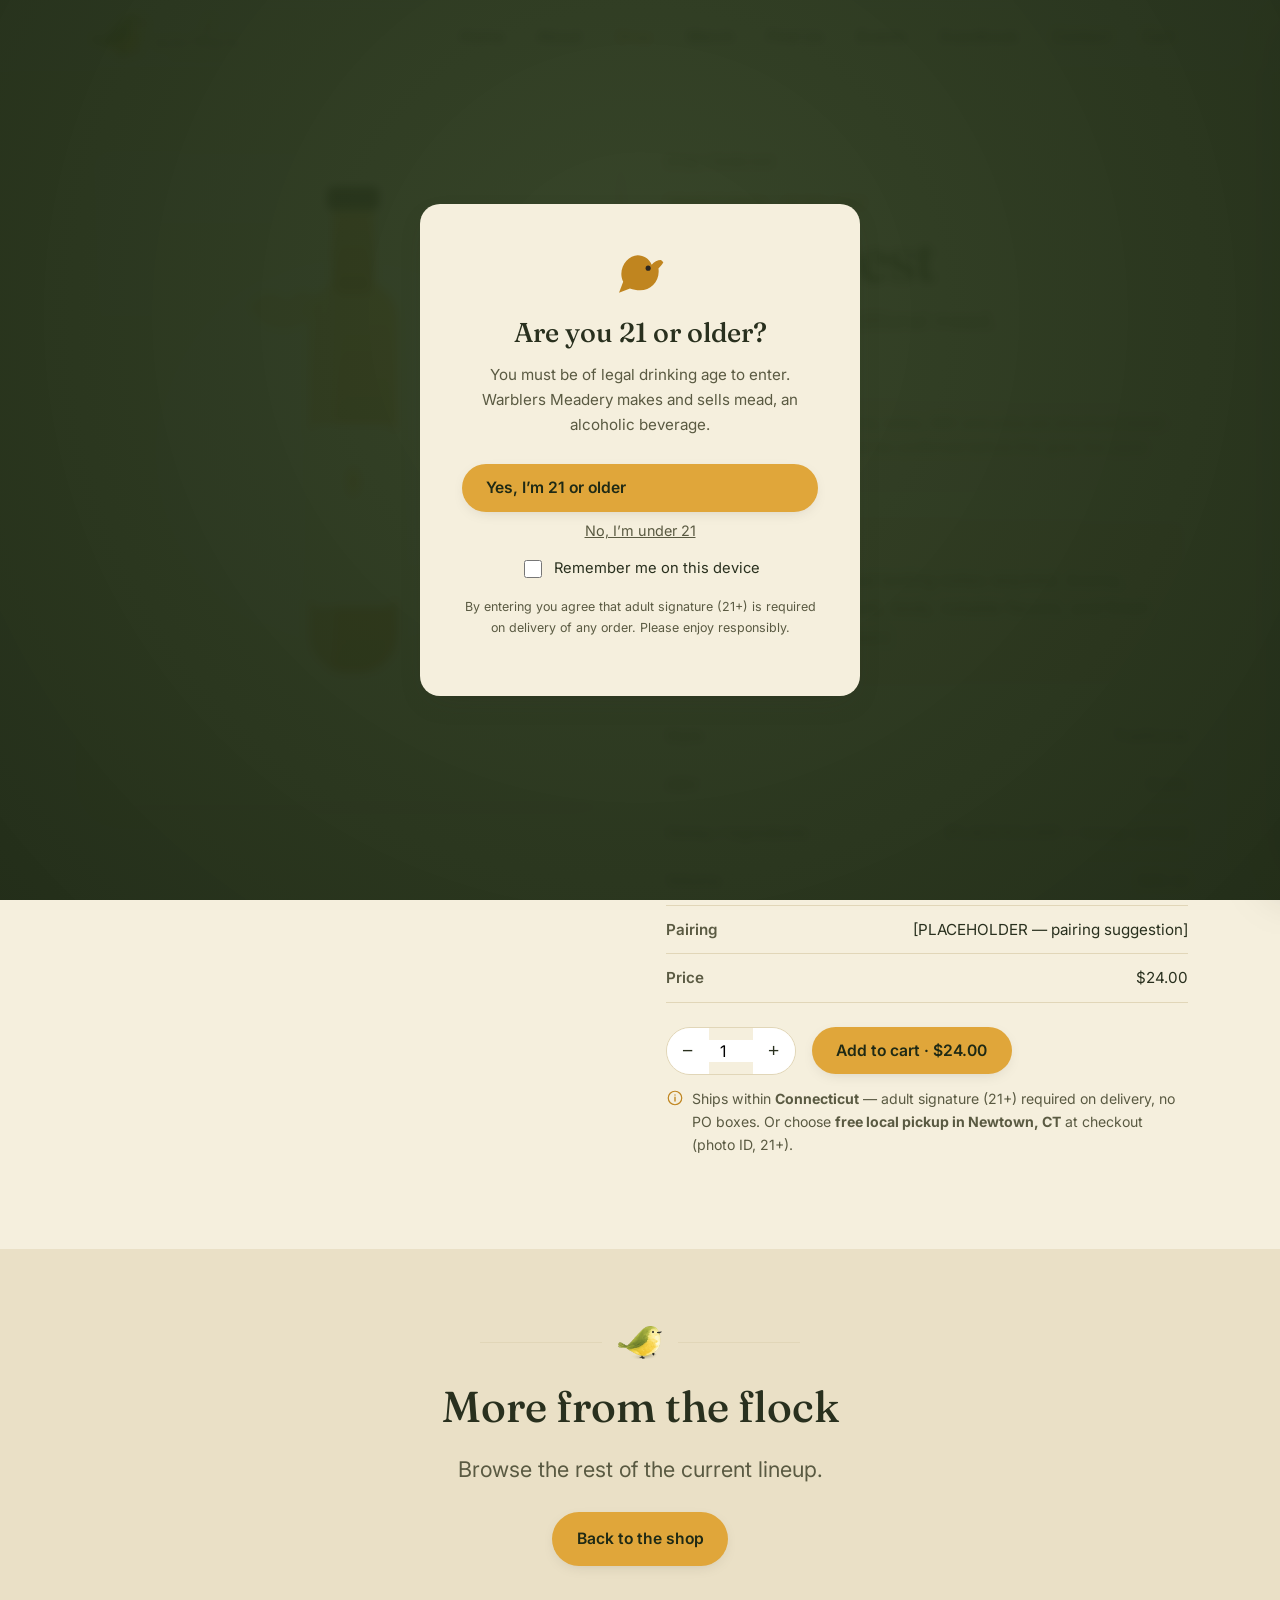
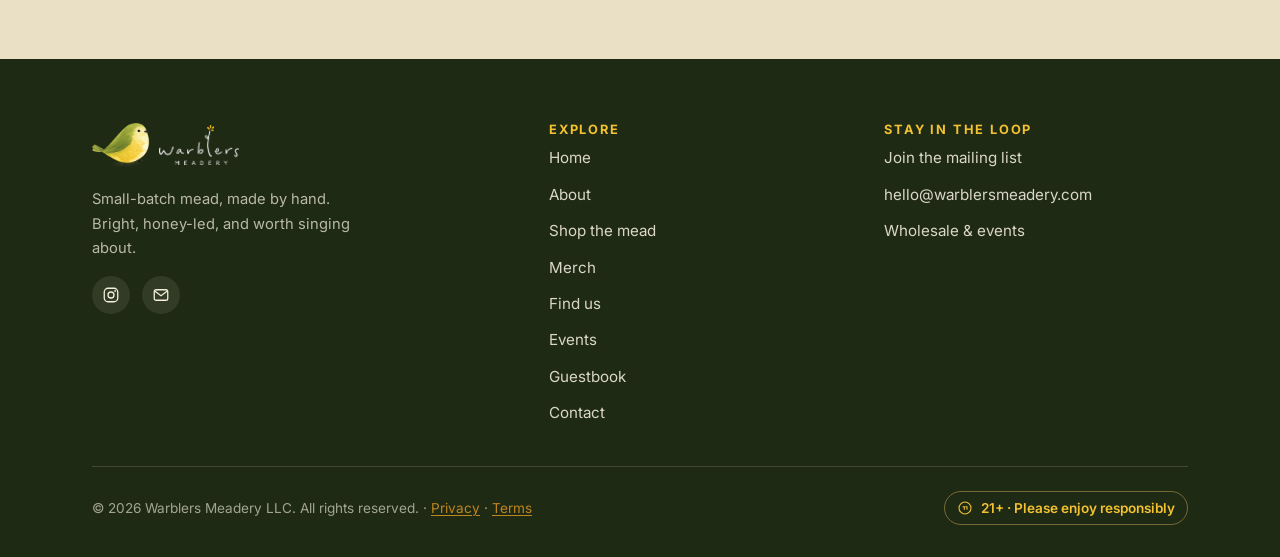
<file: product.html>
<!DOCTYPE html>
<html lang="en">
<head>
  <meta charset="UTF-8">
  <meta name="viewport" content="width=device-width, initial-scale=1.0">
  <title>Mead — Warblers Meadery</title>
  <meta name="description" content="A small-batch mead from Warblers Meadery, with tasting notes, honey source, ABV and pairing. 21+ only.">
  <meta property="og:type" content="product">
  <meta property="og:site_name" content="Warblers Meadery">
  <link rel="canonical" href="https://warblersmeadery.com/product">
  <meta property="og:url" content="https://warblersmeadery.com/product">
  <link rel="icon" type="image/png" href="assets/favicon.png">
  <link rel="preconnect" href="https://fonts.googleapis.com">
  <link rel="preconnect" href="https://fonts.gstatic.com" crossorigin>
  <link href="https://fonts.googleapis.com/css2?family=Fraunces:opsz,wght@9..144,400;9..144,500;9..144,600&family=Inter:wght@400;500;600;700&display=swap" rel="stylesheet">
  <link rel="stylesheet" href="css/styles.css">
</head>
<body data-agegate="true">
  <a class="skip-link" href="#main">Skip to content</a>
  <header class="site-header">
    <div class="container nav">
      <a class="brand" href="/" aria-label="Warblers Meadery home">
        <img class="brand-bird" src="assets/bird-logo.png" alt="" aria-hidden="true" width="309" height="232">
        <img class="brand-wordmark" src="assets/wordmark-color.png" alt="Warblers Meadery" width="1346" height="661">
      </a>
      <nav aria-label="Primary">
        <ul class="nav-links">
          <li><a href="/">Home</a></li>
          <li><a href="/about">About</a></li>
          <li><a href="/shop" aria-current="page">Shop</a></li>
          <li><a href="/merch">Merch</a></li>
          <li><a href="/find-us">Find Us</a></li>
          <li><a href="/events">Events</a></li>
          <li><a href="/guestbook">Guestbook</a></li>
          <li><a href="/contact">Contact</a></li>
          <li><a class="nav-cart" href="#" data-open-cart aria-label="Open cart">Cart<span class="cart-count" data-count="0">0</span></a></li>
        </ul>
      </nav>
      <button class="nav-toggle" aria-label="Menu" aria-expanded="false">
        <svg width="22" height="22" viewBox="0 0 24 24" fill="none"><path d="M4 7h16M4 12h16M4 17h16" stroke="currentColor" stroke-width="1.8" stroke-linecap="round"/></svg>
      </button>
    </div>
  </header>

  <main id="main">
    <section class="section">
      <div class="container">
        <div class="pdp" id="pdp"><!-- rendered from catalog by ?id= --></div>
      </div>
    </section>

    <section class="section section--tint">
      <div class="container center">
        <div class="divider-bird"><img src="assets/bird-logo.png" alt="" aria-hidden="true" width="309" height="232"></div>
        <h2 style="margin-top:1.5rem">More from the flock</h2>
        <p class="lede">Browse the rest of the current lineup.</p>
        <p style="margin-top:1.5rem"><a class="btn" href="/shop">Back to the shop</a></p>
      </div>
    </section>
  </main>

  <footer class="site-footer">
    <div class="container">
      <div class="footer-grid">
        <div>
          <a class="brand" href="/"><img class="brand-bird" src="assets/bird-logo.png" alt="" aria-hidden="true" width="309" height="232"><img class="brand-wordmark" src="assets/wordmark-white.png" alt="Warblers Meadery" width="1313" height="661"></a>
          <p style="margin-top:0.75rem;max-width:32ch">Small-batch mead, made by hand. Bright, honey-led, and worth singing about.</p>
          <div class="social">
            <a href="https://www.instagram.com/warblersmeadery" target="_blank" rel="noopener" aria-label="Warblers Meadery on Instagram"><svg width="18" height="18" viewBox="0 0 24 24" fill="none"><rect x="3" y="3" width="18" height="18" rx="5" stroke="currentColor" stroke-width="1.7"/><circle cx="12" cy="12" r="4" stroke="currentColor" stroke-width="1.7"/><circle cx="17.5" cy="6.5" r="1.2" fill="currentColor"/></svg></a>
            <a href="mailto:hello@warblersmeadery.com" aria-label="Email"><svg width="18" height="18" viewBox="0 0 24 24" fill="none"><rect x="3" y="5" width="18" height="14" rx="2.5" stroke="currentColor" stroke-width="1.7"/><path d="M4 7l8 6 8-6" stroke="currentColor" stroke-width="1.7"/></svg></a>
          </div>
        </div>
        <div class="footer-col">
          <h4>Explore</h4>
          <ul>
            <li><a href="/">Home</a></li>
            <li><a href="/about">About</a></li>
            <li><a href="/shop">Shop the mead</a></li>
            <li><a href="/merch">Merch</a></li>
            <li><a href="/find-us">Find us</a></li>
            <li><a href="/events">Events</a></li>
          <li><a href="/guestbook">Guestbook</a></li>
            <li><a href="/contact">Contact</a></li>
          </ul>
        </div>
        <div class="footer-col">
          <h4>Stay in the loop</h4>
          <ul>
            <li><a href="/contact">Join the mailing list</a></li>
            <li><a href="mailto:hello@warblersmeadery.com">hello@warblersmeadery.com</a></li>
            <li><a href="/contact">Wholesale &amp; events</a></li>
          </ul>
        </div>
      </div>
      <div class="footer-bottom">
        <span>© <span class="js-year">2026</span> Warblers Meadery LLC. All rights reserved. · <a href="/privacy">Privacy</a> · <a href="/terms">Terms</a></span>
        <span class="footer-21">
          <svg width="16" height="16" viewBox="0 0 24 24" fill="none"><circle cx="12" cy="12" r="9" stroke="currentColor" stroke-width="1.6"/><path d="M9 10h2v4M13 10h2v4" stroke="currentColor" stroke-width="1.6" stroke-linecap="round"/></svg>
          21+ · Please enjoy responsibly
        </span>
      </div>
    </div>
  </footer>

  <script src="js/config.js"></script>
  <script src="js/supabase-lite.js"></script>
  <script src="js/data.js"></script>
  <script src="js/main.js"></script>
</body>
</html>
</file>
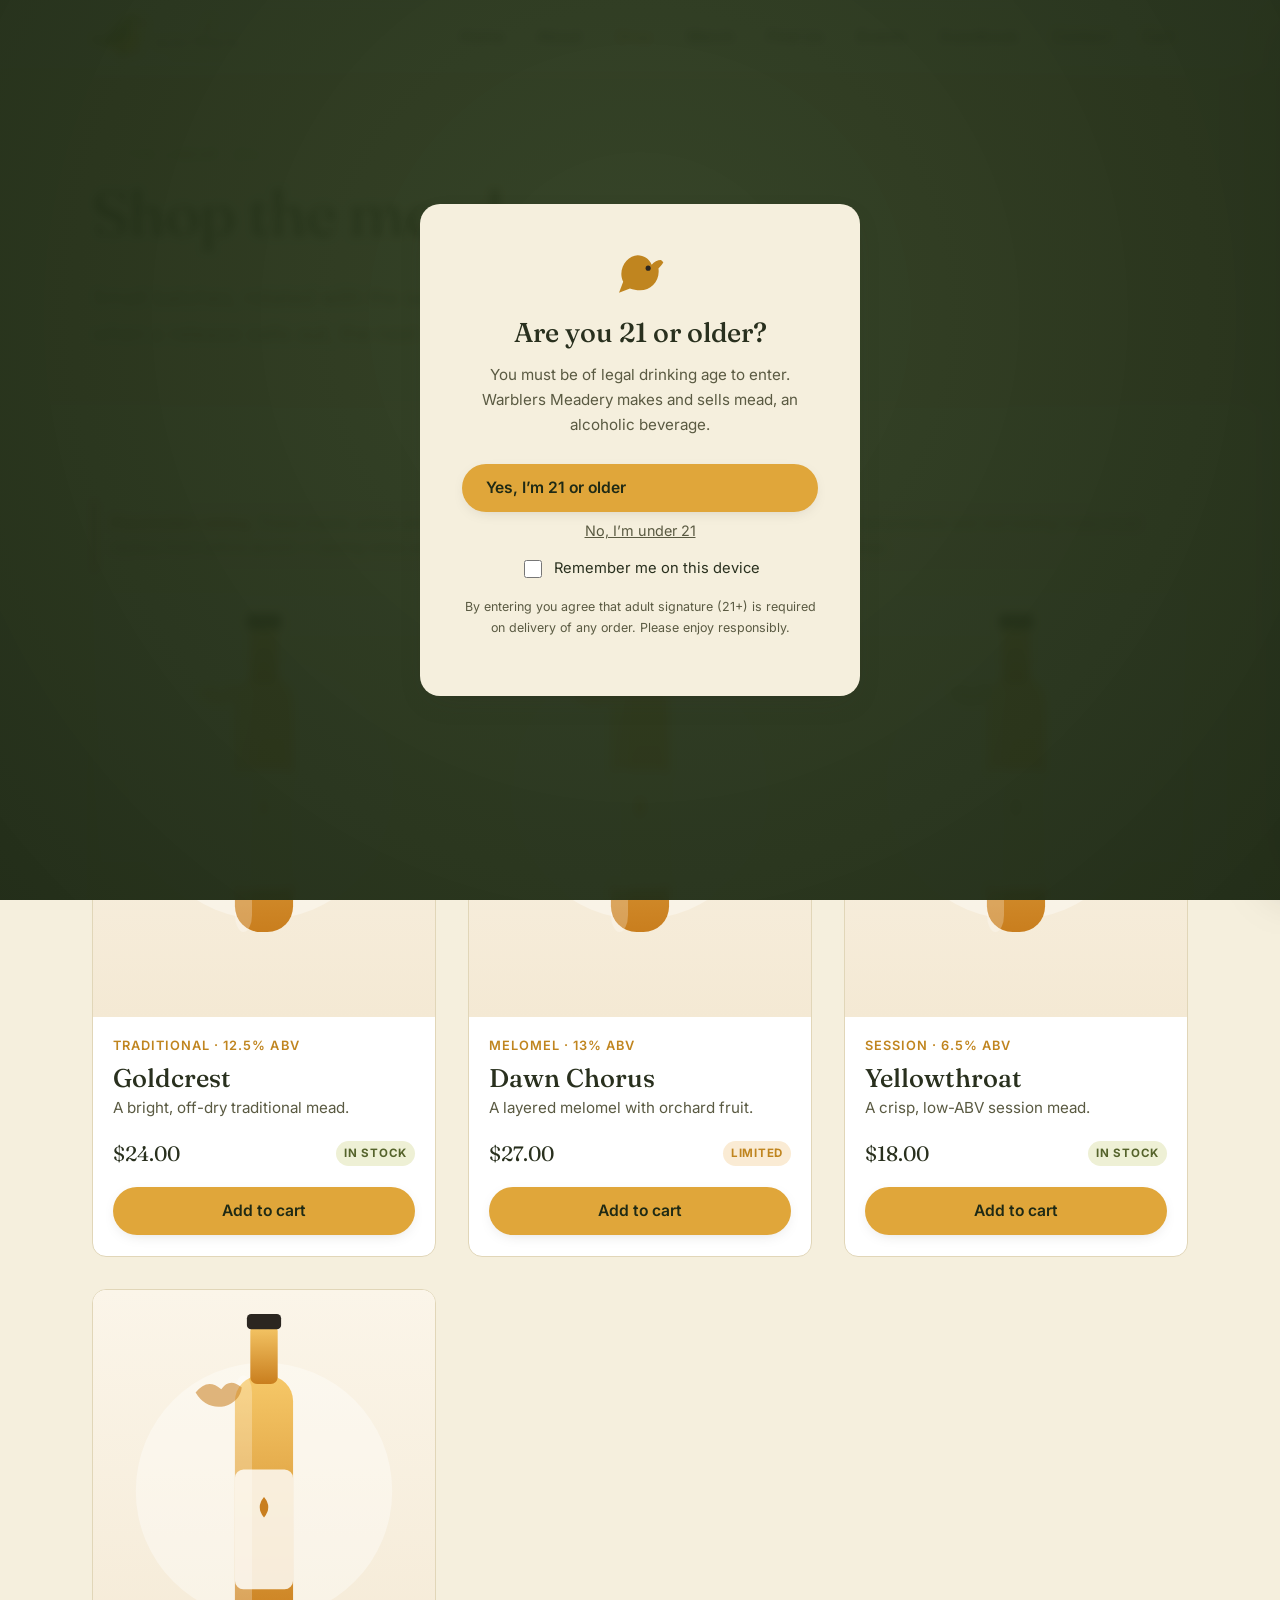
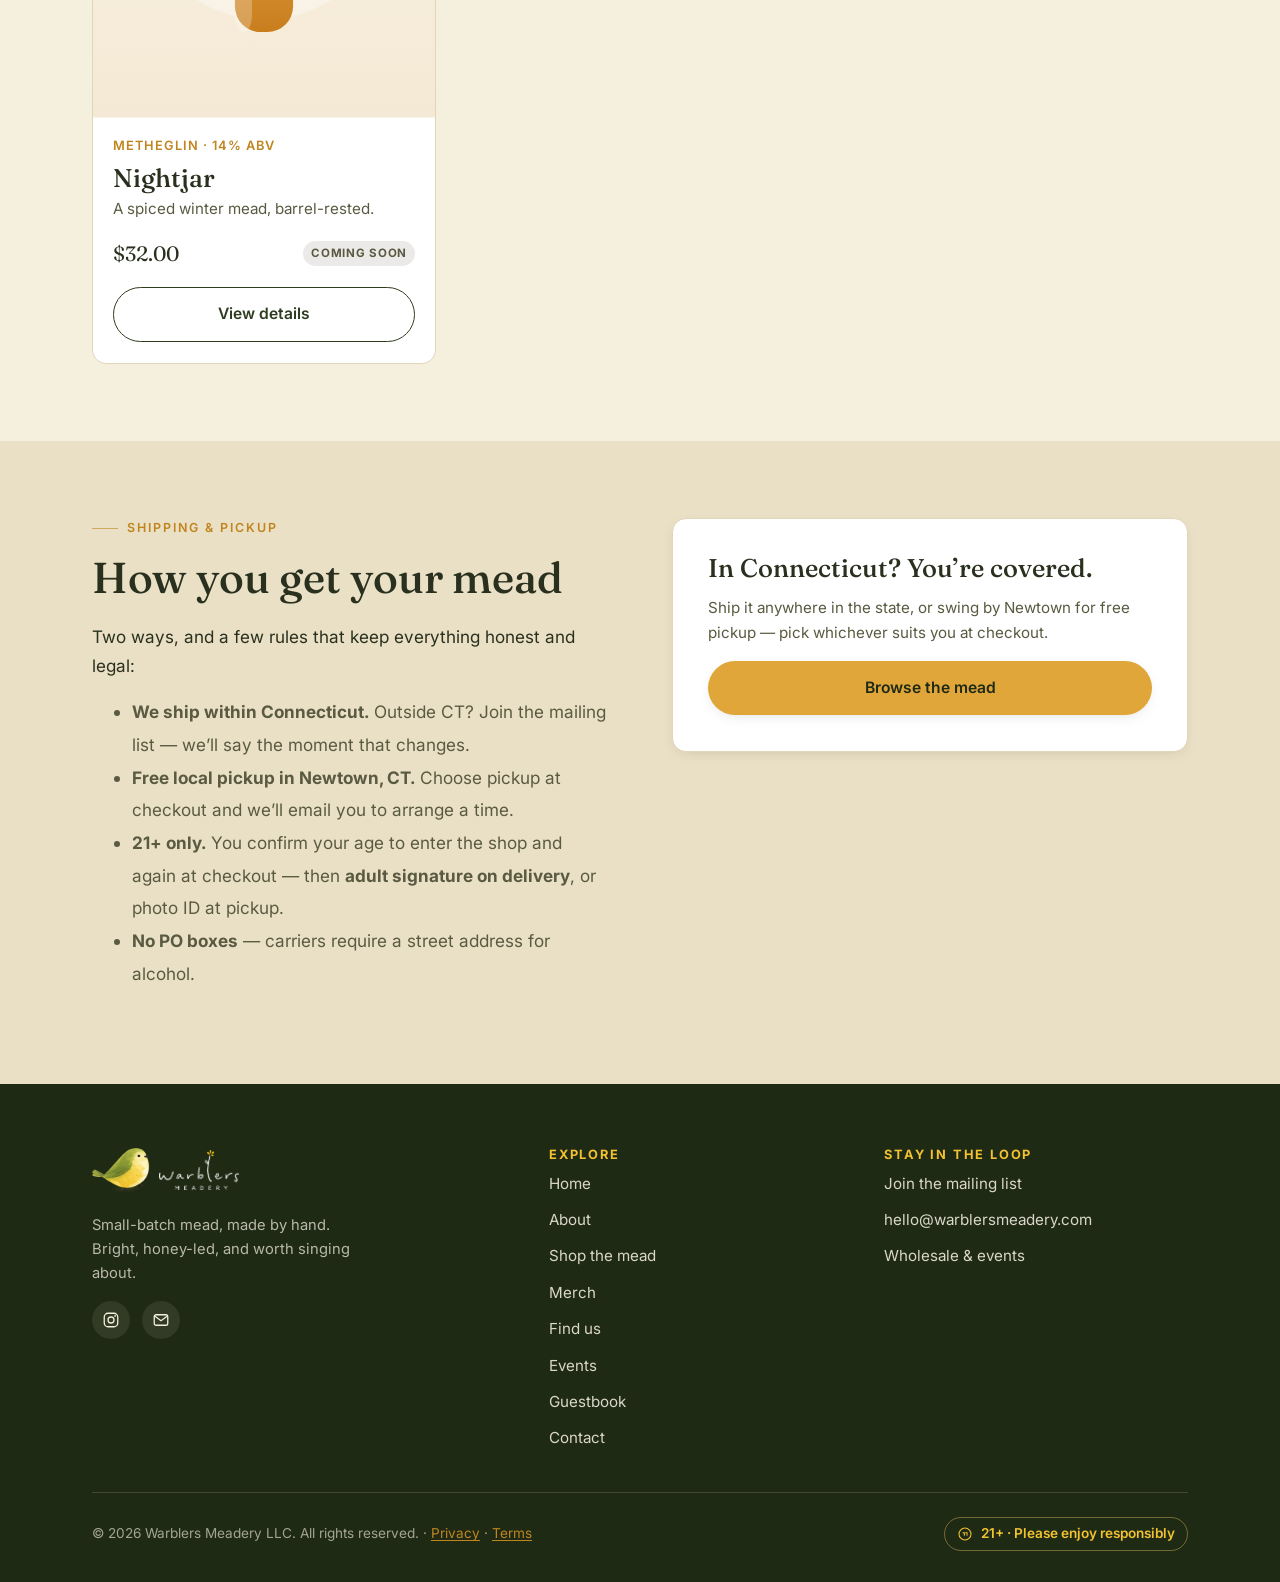
<file: shop.html>
<!DOCTYPE html>
<html lang="en">
<head>
  <meta charset="UTF-8">
  <meta name="viewport" content="width=device-width, initial-scale=1.0">
  <title>Shop the Mead — Warblers Meadery</title>
  <meta name="description" content="Browse Warblers Meadery's small-batch mead lineup — traditional, melomel, session and more. 21+ only.">
  <meta property="og:type" content="website">
  <meta property="og:title" content="Shop the Mead — Warblers Meadery">
  <meta property="og:description" content="Small-batch mead, made by hand. Browse the current lineup. 21+ only.">
  <meta property="og:site_name" content="Warblers Meadery">
  <link rel="canonical" href="https://warblersmeadery.com/shop">
  <meta property="og:url" content="https://warblersmeadery.com/shop">
  <link rel="icon" type="image/png" href="assets/favicon.png">
  <link rel="preconnect" href="https://fonts.googleapis.com">
  <link rel="preconnect" href="https://fonts.gstatic.com" crossorigin>
  <link href="https://fonts.googleapis.com/css2?family=Fraunces:opsz,wght@9..144,400;9..144,500;9..144,600&family=Inter:wght@400;500;600;700&display=swap" rel="stylesheet">
  <link rel="stylesheet" href="css/styles.css">
</head>
<body data-agegate="true">
  <a class="skip-link" href="#main">Skip to content</a>
  <header class="site-header">
    <div class="container nav">
      <a class="brand" href="/" aria-label="Warblers Meadery home">
        <img class="brand-bird" src="assets/bird-logo.png" alt="" aria-hidden="true" width="309" height="232">
        <img class="brand-wordmark" src="assets/wordmark-color.png" alt="Warblers Meadery" width="1346" height="661">
      </a>
      <nav aria-label="Primary">
        <ul class="nav-links">
          <li><a href="/">Home</a></li>
          <li><a href="/about">About</a></li>
          <li><a href="/shop" aria-current="page">Shop</a></li>
          <li><a href="/merch">Merch</a></li>
          <li><a href="/find-us">Find Us</a></li>
          <li><a href="/events">Events</a></li>
          <li><a href="/guestbook">Guestbook</a></li>
          <li><a href="/contact">Contact</a></li>
          <li><a class="nav-cart" href="#" data-open-cart aria-label="Open cart">Cart<span class="cart-count" data-count="0">0</span></a></li>
        </ul>
      </nav>
      <button class="nav-toggle" aria-label="Menu" aria-expanded="false">
        <svg width="22" height="22" viewBox="0 0 24 24" fill="none"><path d="M4 7h16M4 12h16M4 17h16" stroke="currentColor" stroke-width="1.8" stroke-linecap="round"/></svg>
      </button>
    </div>
  </header>

  <main id="main">
    <div class="pagehead">
      <div class="container">
        <p class="eyebrow">The lineup · 21+</p>
        <h1>Shop the mead</h1>
        <p class="lede">Small batches, rotated with the seasons. Every mead is made by hand — when a release sells out, the next one’s already fermenting.</p>
      </div>
    </div>

    <section class="section">
      <div class="container">
        <div class="ph-note">
          <strong>Placeholder catalog.</strong> These meads, prices and availability are structural stand-ins to show the shop working. Real products and <em>real tasting notes</em> must replace them before launch — tasting notes are never invented (spec §6.3). Edit <code>js/data.js</code> to manage the lineup.
        </div>
        <div class="grid grid--3" id="shop-grid"><!-- rendered from catalog --></div>
      </div>
    </section>

    <section class="section section--tint">
      <div class="container">
        <div class="split" style="align-items:flex-start">
          <div class="stack">
            <p class="eyebrow">Shipping &amp; pickup</p>
            <h2>How you get your mead</h2>
            <p>Two ways, and a few rules that keep everything honest and legal:</p>
            <ul style="color:var(--ink-soft);line-height:1.9">
              <li><strong>We ship within Connecticut.</strong> Outside CT? Join the mailing list — we’ll say the moment that changes.</li>
              <li><strong>Free local pickup in Newtown, CT.</strong> Choose pickup at checkout and we’ll email you to arrange a time.</li>
              <li><strong>21+ only.</strong> You confirm your age to enter the shop and again at checkout — then <strong>adult signature on delivery</strong>, or photo ID at pickup.</li>
              <li><strong>No PO boxes</strong> — carriers require a street address for alcohol.</li>
            </ul>
          </div>
          <div class="form-card">
            <h3 style="margin-top:0">In Connecticut? You’re covered.</h3>
            <p style="color:var(--ink-soft);font-size:0.95rem">Ship it anywhere in the state, or swing by Newtown for free pickup — pick whichever suits you at checkout.</p>
            <a class="btn btn--block" href="#shop-grid">Browse the mead</a>
          </div>
        </div>
      </div>
    </section>
  </main>

  <footer class="site-footer">
    <div class="container">
      <div class="footer-grid">
        <div>
          <a class="brand" href="/"><img class="brand-bird" src="assets/bird-logo.png" alt="" aria-hidden="true" width="309" height="232"><img class="brand-wordmark" src="assets/wordmark-white.png" alt="Warblers Meadery" width="1313" height="661"></a>
          <p style="margin-top:0.75rem;max-width:32ch">Small-batch mead, made by hand. Bright, honey-led, and worth singing about.</p>
          <div class="social">
            <a href="https://www.instagram.com/warblersmeadery" target="_blank" rel="noopener" aria-label="Warblers Meadery on Instagram"><svg width="18" height="18" viewBox="0 0 24 24" fill="none"><rect x="3" y="3" width="18" height="18" rx="5" stroke="currentColor" stroke-width="1.7"/><circle cx="12" cy="12" r="4" stroke="currentColor" stroke-width="1.7"/><circle cx="17.5" cy="6.5" r="1.2" fill="currentColor"/></svg></a>
            <a href="mailto:hello@warblersmeadery.com" aria-label="Email"><svg width="18" height="18" viewBox="0 0 24 24" fill="none"><rect x="3" y="5" width="18" height="14" rx="2.5" stroke="currentColor" stroke-width="1.7"/><path d="M4 7l8 6 8-6" stroke="currentColor" stroke-width="1.7"/></svg></a>
          </div>
        </div>
        <div class="footer-col">
          <h4>Explore</h4>
          <ul>
            <li><a href="/">Home</a></li>
            <li><a href="/about">About</a></li>
            <li><a href="/shop">Shop the mead</a></li>
            <li><a href="/merch">Merch</a></li>
            <li><a href="/find-us">Find us</a></li>
            <li><a href="/events">Events</a></li>
          <li><a href="/guestbook">Guestbook</a></li>
            <li><a href="/contact">Contact</a></li>
          </ul>
        </div>
        <div class="footer-col">
          <h4>Stay in the loop</h4>
          <ul>
            <li><a href="/contact">Join the mailing list</a></li>
            <li><a href="mailto:hello@warblersmeadery.com">hello@warblersmeadery.com</a></li>
            <li><a href="/contact">Wholesale &amp; events</a></li>
          </ul>
        </div>
      </div>
      <div class="footer-bottom">
        <span>© <span class="js-year">2026</span> Warblers Meadery LLC. All rights reserved. · <a href="/privacy">Privacy</a> · <a href="/terms">Terms</a></span>
        <span class="footer-21">
          <svg width="16" height="16" viewBox="0 0 24 24" fill="none"><circle cx="12" cy="12" r="9" stroke="currentColor" stroke-width="1.6"/><path d="M9 10h2v4M13 10h2v4" stroke="currentColor" stroke-width="1.6" stroke-linecap="round"/></svg>
          21+ · Please enjoy responsibly
        </span>
      </div>
    </div>
  </footer>

  <script src="js/config.js"></script>
  <script src="js/supabase-lite.js"></script>
  <script src="js/data.js"></script>
  <script src="js/main.js"></script>
</body>
</html>
</file>
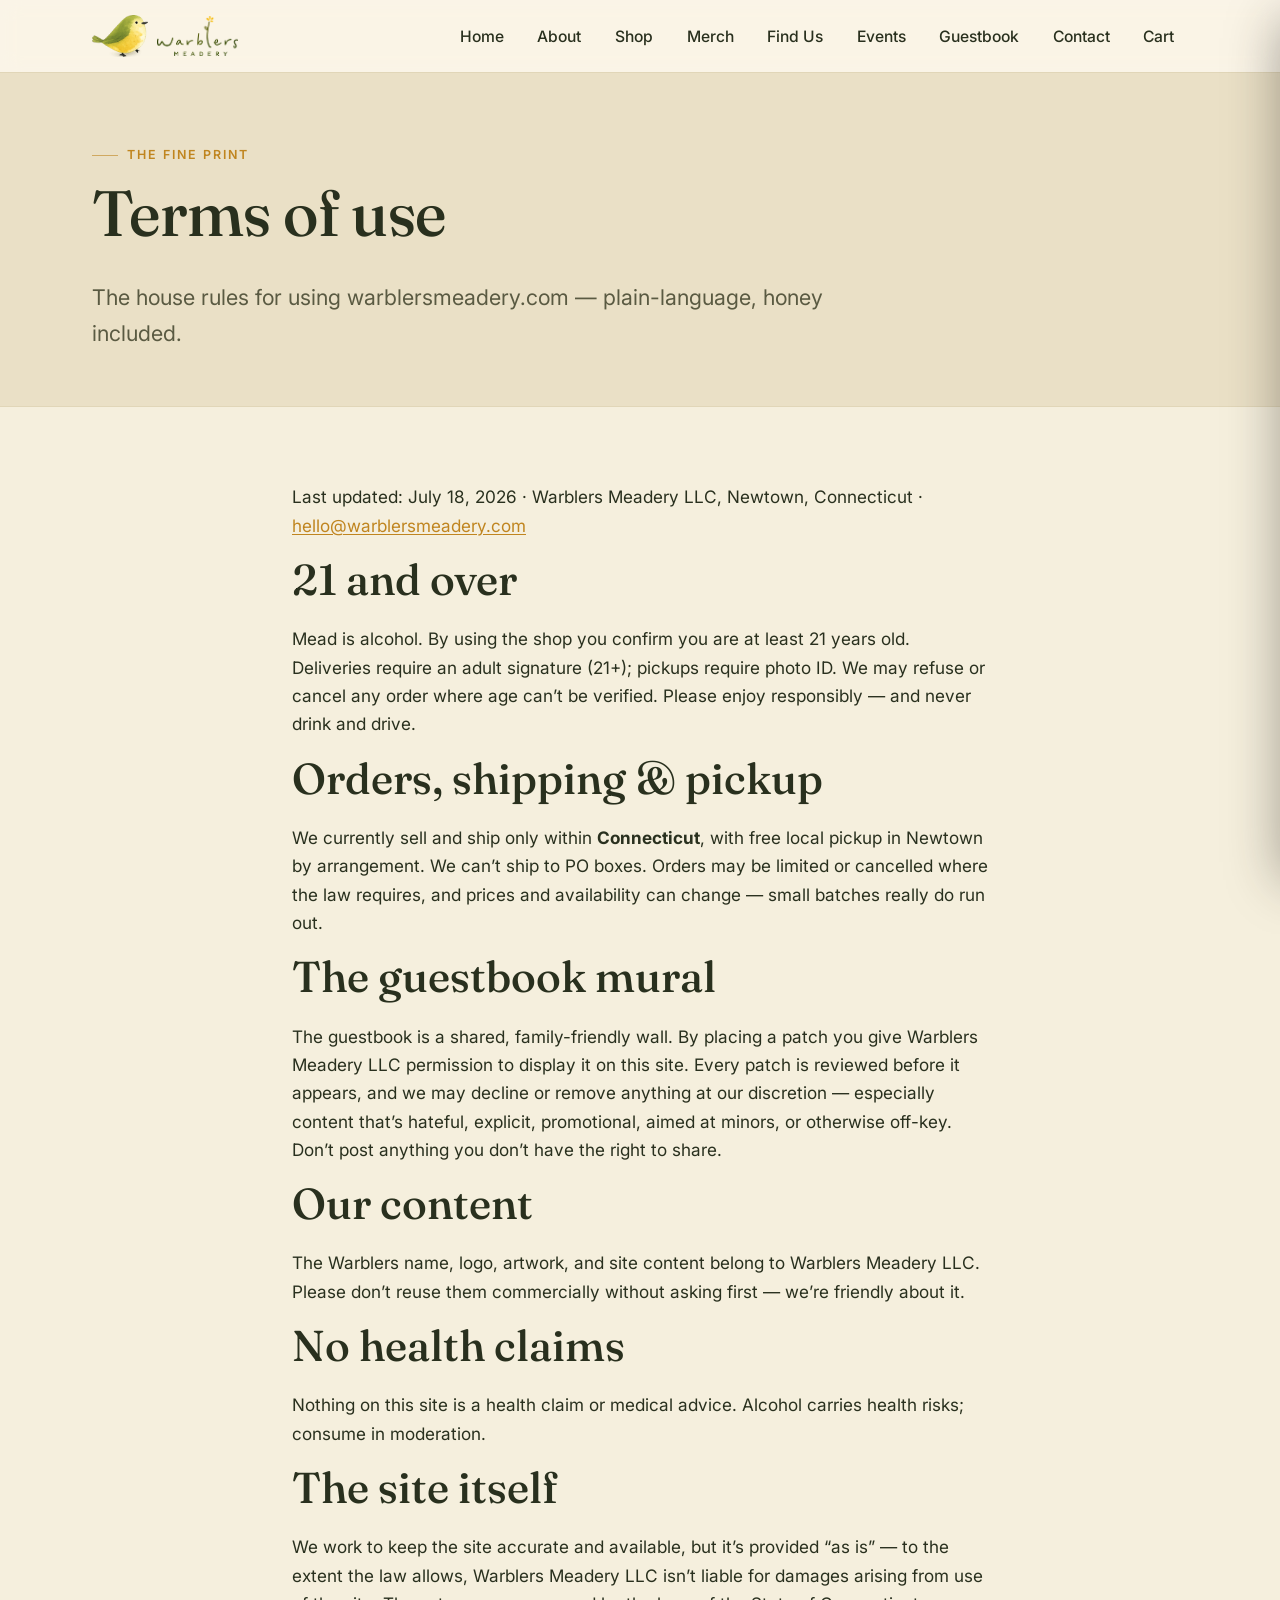
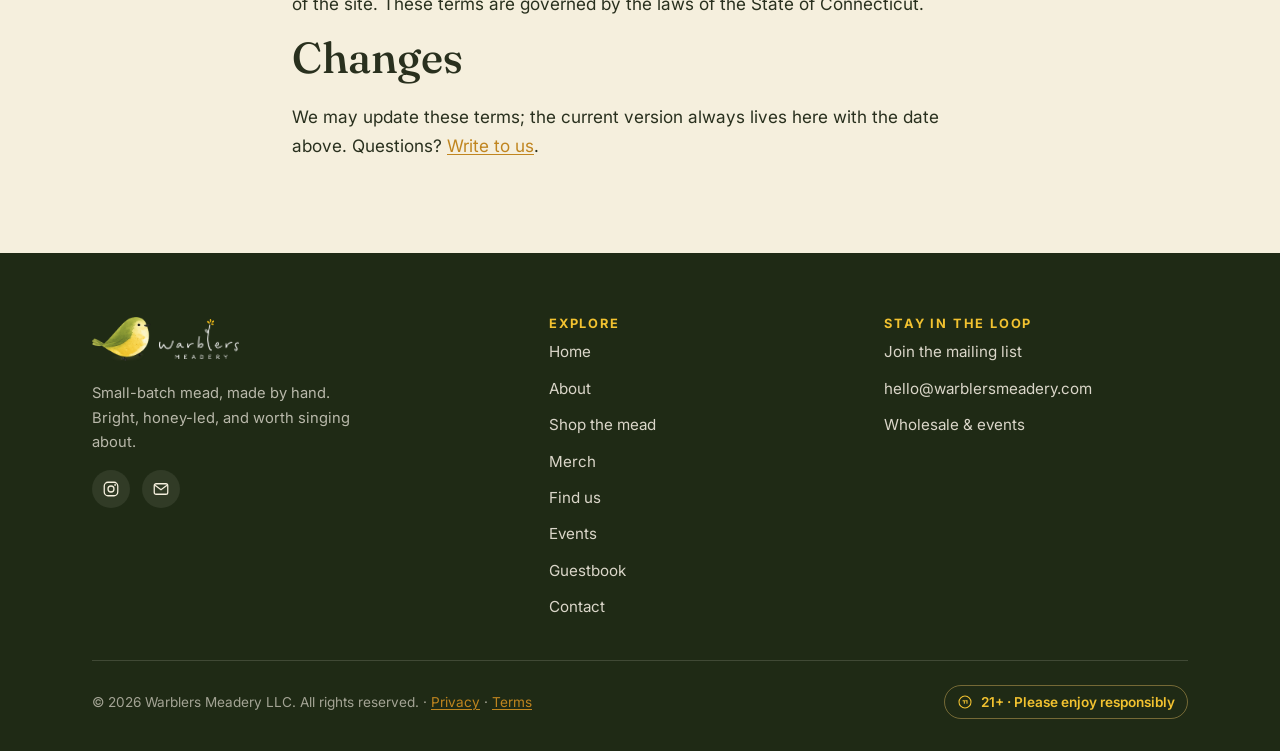
<file: terms.html>
<!DOCTYPE html>
<html lang="en">
<head>
  <meta charset="UTF-8">
  <meta name="viewport" content="width=device-width, initial-scale=1.0">
  <title>Terms of Use — Warblers Meadery</title>
  <meta name="description" content="The house rules for warblersmeadery.com — age, orders, and the guestbook wall.">
  <meta property="og:type" content="website">
  <meta property="og:title" content="Terms of Use — Warblers Meadery">
  <meta property="og:description" content="The house rules for warblersmeadery.com — age, orders, and the guestbook wall.">
  <meta property="og:site_name" content="Warblers Meadery">
  <link rel="canonical" href="https://warblersmeadery.com/terms">
  <meta property="og:url" content="https://warblersmeadery.com/terms">
  <link rel="icon" type="image/png" href="assets/favicon.png">
  <link rel="preconnect" href="https://fonts.googleapis.com">
  <link rel="preconnect" href="https://fonts.gstatic.com" crossorigin>
  <link href="https://fonts.googleapis.com/css2?family=Fraunces:opsz,wght@9..144,400;9..144,500;9..144,600&family=Inter:wght@400;500;600;700&display=swap" rel="stylesheet">
  <link rel="stylesheet" href="css/styles.css">
</head>
<body data-agegate="false">
  <a class="skip-link" href="#main">Skip to content</a>
  <header class="site-header">
    <div class="container nav">
      <a class="brand" href="/" aria-label="Warblers Meadery home">
        <img class="brand-bird" src="assets/bird-logo.png" alt="" aria-hidden="true" width="309" height="232">
        <img class="brand-wordmark" src="assets/wordmark-color.png" alt="Warblers Meadery" width="1346" height="661">
      </a>
      <nav aria-label="Primary">
        <ul class="nav-links">
          <li><a href="/">Home</a></li>
          <li><a href="/about">About</a></li>
          <li><a href="/shop">Shop</a></li>
          <li><a href="/merch">Merch</a></li>
          <li><a href="/find-us">Find Us</a></li>
          <li><a href="/events">Events</a></li>
          <li><a href="/guestbook">Guestbook</a></li>
          <li><a href="/contact">Contact</a></li>
          <li><a class="nav-cart" href="#" data-open-cart aria-label="Open cart">Cart<span class="cart-count" data-count="0">0</span></a></li>
        </ul>
      </nav>
      <button class="nav-toggle" aria-label="Menu" aria-expanded="false">
        <svg width="22" height="22" viewBox="0 0 24 24" fill="none"><path d="M4 7h16M4 12h16M4 17h16" stroke="currentColor" stroke-width="1.8" stroke-linecap="round"/></svg>
      </button>
    </div>
  </header>

  <main id="main">
    <!-- OWNER NOTE: drafted to match the site's actual practices. Have a
         professional review before relying on it legally. -->
    <div class="pagehead">
      <div class="container">
        <p class="eyebrow">The fine print</p>
        <h1>Terms of use</h1>
        <p class="lede">The house rules for using warblersmeadery.com — plain-language, honey included.</p>
      </div>
    </div>
    <section class="section">
      <div class="container" style="max-width:760px">
        <p class="hint">Last updated: July 18, 2026 · Warblers Meadery LLC, Newtown, Connecticut · <a href="mailto:hello@warblersmeadery.com">hello@warblersmeadery.com</a></p>

        <h2>21 and over</h2>
        <p>Mead is alcohol. By using the shop you confirm you are at least 21 years old. Deliveries require an adult signature (21+); pickups require photo ID. We may refuse or cancel any order where age can&rsquo;t be verified. Please enjoy responsibly — and never drink and drive.</p>

        <h2>Orders, shipping &amp; pickup</h2>
        <p>We currently sell and ship only within <strong>Connecticut</strong>, with free local pickup in Newtown by arrangement. We can&rsquo;t ship to PO boxes. Orders may be limited or cancelled where the law requires, and prices and availability can change — small batches really do run out.</p>

        <h2>The guestbook mural</h2>
        <p>The guestbook is a shared, family-friendly wall. By placing a patch you give Warblers Meadery LLC permission to display it on this site. Every patch is reviewed before it appears, and we may decline or remove anything at our discretion — especially content that&rsquo;s hateful, explicit, promotional, aimed at minors, or otherwise off-key. Don&rsquo;t post anything you don&rsquo;t have the right to share.</p>

        <h2>Our content</h2>
        <p>The Warblers name, logo, artwork, and site content belong to Warblers Meadery LLC. Please don&rsquo;t reuse them commercially without asking first — we&rsquo;re friendly about it.</p>

        <h2>No health claims</h2>
        <p>Nothing on this site is a health claim or medical advice. Alcohol carries health risks; consume in moderation.</p>

        <h2>The site itself</h2>
        <p>We work to keep the site accurate and available, but it&rsquo;s provided &ldquo;as is&rdquo; — to the extent the law allows, Warblers Meadery LLC isn&rsquo;t liable for damages arising from use of the site. These terms are governed by the laws of the State of Connecticut.</p>

        <h2>Changes</h2>
        <p>We may update these terms; the current version always lives here with the date above. Questions? <a href="mailto:hello@warblersmeadery.com">Write to us</a>.</p>
      </div>
    </section>
  </main>

  <footer class="site-footer">
    <div class="container">
      <div class="footer-grid">
        <div>
          <a class="brand" href="/"><img class="brand-bird" src="assets/bird-logo.png" alt="" aria-hidden="true" width="309" height="232"><img class="brand-wordmark" src="assets/wordmark-white.png" alt="Warblers Meadery" width="1313" height="661"></a>
          <p style="margin-top:0.75rem;max-width:32ch">Small-batch mead, made by hand. Bright, honey-led, and worth singing about.</p>
          <div class="social">
            <a href="https://www.instagram.com/warblersmeadery" target="_blank" rel="noopener" aria-label="Warblers Meadery on Instagram"><svg width="18" height="18" viewBox="0 0 24 24" fill="none"><rect x="3" y="3" width="18" height="18" rx="5" stroke="currentColor" stroke-width="1.7"/><circle cx="12" cy="12" r="4" stroke="currentColor" stroke-width="1.7"/><circle cx="17.5" cy="6.5" r="1.2" fill="currentColor"/></svg></a>
            <a href="mailto:hello@warblersmeadery.com" aria-label="Email"><svg width="18" height="18" viewBox="0 0 24 24" fill="none"><rect x="3" y="5" width="18" height="14" rx="2.5" stroke="currentColor" stroke-width="1.7"/><path d="M4 7l8 6 8-6" stroke="currentColor" stroke-width="1.7"/></svg></a>
          </div>
        </div>
        <div class="footer-col">
          <h4>Explore</h4>
          <ul>
            <li><a href="/">Home</a></li>
            <li><a href="/about">About</a></li>
            <li><a href="/shop">Shop the mead</a></li>
            <li><a href="/merch">Merch</a></li>
            <li><a href="/find-us">Find us</a></li>
            <li><a href="/events">Events</a></li>
          <li><a href="/guestbook">Guestbook</a></li>
            <li><a href="/contact">Contact</a></li>
          </ul>
        </div>
        <div class="footer-col">
          <h4>Stay in the loop</h4>
          <ul>
            <li><a href="/contact">Join the mailing list</a></li>
            <li><a href="mailto:hello@warblersmeadery.com">hello@warblersmeadery.com</a></li>
            <li><a href="/contact">Wholesale &amp; events</a></li>
          </ul>
        </div>
      </div>
      <div class="footer-bottom">
        <span>© <span class="js-year">2026</span> Warblers Meadery LLC. All rights reserved. · <a href="/privacy">Privacy</a> · <a href="/terms">Terms</a></span>
        <span class="footer-21">
          <svg width="16" height="16" viewBox="0 0 24 24" fill="none"><circle cx="12" cy="12" r="9" stroke="currentColor" stroke-width="1.6"/><path d="M9 10h2v4M13 10h2v4" stroke="currentColor" stroke-width="1.6" stroke-linecap="round"/></svg>
          21+ · Please enjoy responsibly
        </span>
      </div>
    </div>
  </footer>

  <script src="js/config.js"></script>
  <script src="js/supabase-lite.js"></script>
  <script src="js/data.js"></script>
  <script src="js/main.js"></script>
</body>
</html>
</file>
<file: css/styles.css>
/* ============================================================
   Warblers Meadery — Design System
   Small-batch meadery. Warm honey/amber + a bright warbler
   accent. Serif display for song/craft, humanist sans for body.
   All brand values here are the spec's *proposed* direction
   (spec §3) and can be tuned once a real logo/palette exists.
   ============================================================ */

@import url('https://fonts.googleapis.com/css2?family=Caveat:wght@500;600;700&display=swap');

:root {
  /* ---- Palette (from Label_MVP.png) ----
     Forest-green + cream + honey-gold, with a bright flower-yellow pop. */
  --forest:       #2E3D20;  /* dominant brand green (dark sections, footer, hero) */
  --forest-deep:  #1F2A15;  /* deepest green */
  --moss:         #4C5E2E;  /* mid-green glow */
  --sage:         #8C9C6A;  /* muted sage — warbler backs, illustrations */

  --honey:        #E0A63A;  /* honey-gold — warbler bellies, primary accent/CTA */
  --honey-deep:   #C0851F;  /* deeper gold */
  --amber-glow:   #F2C230;  /* bright flower yellow — small highlights */

  --cream:        #F5EFDD;  /* warm parchment — page background */
  --cream-2:      #EAE0C6;  /* alt sections */
  --line:         #E1D6B8;  /* hairlines */

  --warbler:      #6E8039;  /* olive/sage-green accent (in-stock, focus, links) */
  --warbler-deep: #55632B;

  --ink:          #29301E;  /* body text — deep green-charcoal */
  --ink-soft:     #5A5A42;
  --white:        #FFFFFF;
  --danger:       #B4472B;

  /* Type */
  --script: "Caveat", "Segoe Script", cursive;
  --serif: "Fraunces", "Iowan Old Style", "Palatino Linotype", Georgia, serif;
  --sans:  "Inter", system-ui, -apple-system, "Segoe UI", Roboto, Helvetica, Arial, sans-serif;

  /* Rhythm */
  --maxw: 1160px;
  --gap: clamp(1rem, 3vw, 2rem);
  --radius: 14px;
  --radius-sm: 8px;
  --shadow: 0 10px 30px -12px rgba(43, 38, 32, 0.28);
  --shadow-soft: 0 4px 16px -8px rgba(43, 38, 32, 0.25);
  --ease: cubic-bezier(0.22, 1, 0.36, 1);
}

/* ---------- Reset-ish ---------- */
*, *::before, *::after { box-sizing: border-box; }
html { scroll-behavior: smooth; -webkit-text-size-adjust: 100%; }
body {
  margin: 0;
  font-family: var(--sans);
  color: var(--ink);
  background: var(--cream);
  line-height: 1.65;
  font-size: clamp(1rem, 0.96rem + 0.2vw, 1.075rem);
  -webkit-font-smoothing: antialiased;
}
img { max-width: 100%; display: block; }
a { color: var(--honey-deep); text-decoration-thickness: 1px; text-underline-offset: 2px; }
h1, h2, h3, h4 { font-family: var(--serif); font-weight: 500; line-height: 1.1; color: var(--ink); margin: 0 0 0.5em; }
h1 { font-size: clamp(2.4rem, 1.6rem + 3.4vw, 4rem); letter-spacing: -0.01em; }
h2 { font-size: clamp(1.8rem, 1.3rem + 2vw, 2.7rem); }
h3 { font-size: clamp(1.25rem, 1.1rem + 0.7vw, 1.6rem); }
p { margin: 0 0 1rem; }
:focus-visible { outline: 3px solid var(--warbler-deep); outline-offset: 2px; border-radius: 4px; }

/* ---------- Layout helpers ---------- */
.container { width: 100%; max-width: var(--maxw); margin-inline: auto; padding-inline: var(--gap); }
.section { padding-block: clamp(3rem, 6vw, 6rem); }
.section--tint { background: var(--cream-2); }
.section--ink { background: var(--forest); color: var(--cream); }
.section--ink h2, .section--ink h3 { color: var(--cream); }
.eyebrow {
  font-family: var(--sans); font-weight: 600; letter-spacing: 0.16em;
  text-transform: uppercase; font-size: 0.78rem; color: var(--honey-deep);
  margin: 0 0 0.75rem; display: flex; align-items: center; gap: 0.55rem;
}
.eyebrow::before { content: ""; width: 26px; height: 1px; background: currentColor; opacity: 0.6; }
.lede { font-size: clamp(1.1rem, 1rem + 0.5vw, 1.35rem); color: var(--ink-soft); max-width: 60ch; }
.center { text-align: center; }
.center .eyebrow { justify-content: center; }
.center .lede { margin-inline: auto; }
.stack > * + * { margin-top: 1rem; }

/* ---------- Buttons ---------- */
.btn {
  --btn-bg: var(--honey); --btn-fg: var(--forest-deep);
  display: inline-flex; align-items: center; gap: 0.5rem;
  font-family: var(--sans); font-weight: 600; font-size: 0.98rem;
  padding: 0.85em 1.5em; border-radius: 100px; border: 1.5px solid transparent;
  background: var(--btn-bg); color: var(--btn-fg); cursor: pointer;
  text-decoration: none; transition: transform 0.25s var(--ease), box-shadow 0.25s var(--ease), background 0.2s;
  box-shadow: var(--shadow-soft);
}
.btn:hover { transform: translateY(-2px); box-shadow: var(--shadow); background: var(--honey-deep); color: var(--cream); }
.btn:active { transform: translateY(0); }
.btn--ghost { background: transparent; box-shadow: none; border-color: var(--forest); color: var(--forest); }
.btn--ghost:hover { background: rgba(46,61,32,0.08); border-color: var(--forest); color: var(--forest); }
.btn--honey { background: var(--honey); color: var(--forest-deep); }
.btn--honey:hover { background: var(--honey-deep); color: var(--cream); }
.btn--forest { background: var(--forest); color: var(--cream); }
.btn--forest:hover { background: var(--forest-deep); color: var(--cream); }
.btn--on-ink { color: var(--forest-deep); }
/* On dark/forest backgrounds */
.btn--on-dark { background: transparent; box-shadow: none; border-color: rgba(245,239,221,0.55); color: var(--cream); }
.btn--on-dark:hover { background: rgba(245,239,221,0.12); border-color: var(--cream); color: var(--cream); }
.btn--block { width: 100%; justify-content: center; }
.btn[disabled] { opacity: 0.5; cursor: not-allowed; transform: none; box-shadow: none; }

/* ============================================================
   Header / nav
   ============================================================ */
.site-header {
  position: sticky; top: 0; z-index: 50;
  background: rgba(251, 245, 233, 0.88);
  backdrop-filter: saturate(1.4) blur(10px);
  border-bottom: 1px solid var(--line);
}
.nav {
  display: flex; align-items: center; justify-content: space-between;
  gap: 1rem; min-height: 72px;
}
.brand { display: inline-flex; align-items: center; gap: 0.55rem; text-decoration: none; color: var(--forest); }
.brand svg { width: 32px; height: 32px; flex: none; align-self: center; }
.brand-bird { height: 42px; width: auto; flex: none; }
.site-footer .brand-bird { height: 44px; }
.brand-wordmark { height: 40px; width: auto; flex: none; }
.brand strong { font-family: var(--script); font-weight: 700; text-transform: lowercase; font-size: 1.7rem; line-height: 1; letter-spacing: 0.5px; }
.brand span { font-family: var(--sans); text-transform: uppercase; letter-spacing: 0.2em; font-size: 0.66rem; font-weight: 700; color: var(--honey-deep); }
/* Footer brand: whole lockup in script on the dark footer */
.site-footer .brand strong { font-size: 1.6rem; }
.nav-links { display: flex; align-items: center; gap: 0.4rem; list-style: none; margin: 0; padding: 0; }
.nav-links a {
  text-decoration: none; color: var(--ink); font-weight: 500; font-size: 0.98rem;
  padding: 0.5rem 0.85rem; border-radius: 100px; transition: background 0.2s, color 0.2s;
}
.nav-links a:hover { background: var(--cream-2); }
.nav-links a[aria-current="page"] { color: var(--honey-deep); }
.nav-links .nav-cta a { background: var(--honey); color: var(--forest-deep); font-weight: 600; }
.nav-links .nav-cta a:hover { background: var(--honey-deep); color: var(--cream); }
.nav-cart { position: relative; }
.cart-count {
  position: absolute; top: -6px; right: -6px; background: var(--honey-deep); color: var(--cream);
  font-size: 0.7rem; font-weight: 700; min-width: 18px; height: 18px; border-radius: 100px;
  display: grid; place-items: center; padding: 0 4px;
}
.cart-count[data-count="0"] { display: none; }
.nav-toggle {
  display: none; background: none; border: 1.5px solid var(--line); border-radius: 10px;
  width: 44px; height: 44px; cursor: pointer; color: var(--ink);
}
.nav-toggle svg { margin: auto; }

@media (max-width: 860px) {
  .nav-toggle { display: grid; place-items: center; }
  .nav-links {
    position: absolute; inset: 72px 0 auto; flex-direction: column; align-items: stretch;
    background: var(--cream); border-bottom: 1px solid var(--line); padding: 1rem var(--gap) 1.5rem;
    gap: 0.25rem; transform: translateY(-12px); opacity: 0; pointer-events: none;
    transition: opacity 0.2s, transform 0.2s var(--ease); box-shadow: var(--shadow);
  }
  .nav-links.open { opacity: 1; transform: translateY(0); pointer-events: auto; }
  .nav-links a { padding: 0.8rem 1rem; }
  .nav-links .nav-cta a { text-align: center; }
}

/* ============================================================
   Branded hero (Home) — label art on matching forest green
   ============================================================ */
.hero-brand {
  background: radial-gradient(circle at 50% 32%, #3d4f27 0%, #2E3D20 48%, #1F2A15 100%);
  color: var(--cream); text-align: center;
  padding-block: clamp(2rem, 4vw, 3.5rem) clamp(2.5rem, 6vw, 5rem);
}
.hero-brand-inner { max-width: 780px; margin-inline: auto; }
.hero-label-frame {
  width: min(460px, 82%); margin: 0 auto 1.75rem;
}
.hero-label-frame img { width: 100%; height: auto; display: block; }
.hero-tag {
  font-family: var(--serif); font-weight: 400;
  font-size: clamp(1.15rem, 1rem + 0.7vw, 1.5rem); line-height: 1.4;
  color: rgba(245,239,221,0.92); max-width: 44ch; margin: 0 auto 1.9rem;
}
.hero-brand .hero-cta { justify-content: center; }
.hero-note--on-dark { color: rgba(245,239,221,0.7); justify-content: center; }

/* ------------------------------------------------------------
   OPTIONAL animated hero background (Home only)
   Choose the effect with data-hero-bg on <section class="hero-brand">:
       "static"     → original forest-green gradient (default, no animation)
       "motes"      → sparse honey/pollen dots drifting up
       "honeycomb"  → slow-drifting honeycomb lattice
       "bees"       → a few bees gently meandering
   The static radial-gradient above always stays as the base layer + fallback.
   Any non-"static" value shows the ambient honey glow + a legibility scrim,
   plus the one effect you picked. Reduced-motion users always get static.
   Tweak colours in the data: URIs / vars below and speeds via the vars.
   ------------------------------------------------------------ */

/* ---- shared setup for every animated mode (i.e. anything but "static") ---- */
.hero-brand[data-hero-bg]:not([data-hero-bg="static"]) {
  position: relative;
  overflow: hidden;
  /* --- tweakables --- */
  --hero-glow:       rgba(224,166,58,0.18); /* honey glow tint / strength   */
  --hero-glow-2:     rgba(242,194,48,0.14); /* flower-yellow highlight       */
  --hero-glow-speed: 34s;                   /* glow breathing/drift duration */
  --hero-mote:       rgba(242,194,48,0.55); /* pollen mote colour            */
  --hero-mote-speed: 44s;                   /* mote upward-drift duration     */
  --hero-hex-speed:  60s;                   /* honeycomb drift duration       */
  --hero-hex-opacity: 0.7;                  /* honeycomb faintness (0–1)      */
}

/* Keep the logo / tagline / CTAs above the animation and fully readable. */
.hero-brand[data-hero-bg]:not([data-hero-bg="static"]) > .hero-brand-inner { position: relative; z-index: 5; }

/* The animation layer only exists in an animated mode; hidden/inert otherwise. */
.hero-anim { display: none; }
.hero-brand[data-hero-bg]:not([data-hero-bg="static"]) .hero-anim {
  display: block; position: absolute; inset: 0;
  z-index: 0; pointer-events: none; overflow: hidden;
}

/* Ambient honey glow — shown in ALL animated modes. Screen-blends soft light. */
.hero-anim__glow {
  position: absolute; inset: -15%; z-index: 1;
  mix-blend-mode: screen;
  background:
    radial-gradient(38% 42% at 26% 22%, var(--hero-glow)   0%, transparent 60%),
    radial-gradient(34% 40% at 78% 70%, var(--hero-glow-2) 0%, transparent 60%);
  animation: heroGlow var(--hero-glow-speed) ease-in-out infinite;
  will-change: transform, opacity;
}

/* Soft central scrim — shown in ALL animated modes so the white wordmark keeps
   contrast even where the glow brightens the background. Not animated. */
.hero-anim::after {
  content: ""; position: absolute; inset: 0; z-index: 4;
  background: radial-gradient(58% 52% at 50% 40%, rgba(15,22,10,0.45) 0%, transparent 72%);
}

/* --- the swappable effect layers: hidden unless their mode is active --- */
.hero-anim__motes, .hero-anim__hex, .hero-fx-bees, .hero-fx-garden { display: none; z-index: 2; }

/* EFFECT: motes — sparse honey/pollen dots. Field repeats every 300px, so a
   300px upward translate loops seamlessly (extra inset covers the scroll). */
.hero-brand[data-hero-bg="motes"] .hero-anim__motes { display: block; }
.hero-anim__motes {
  position: absolute; inset: -300px 0; opacity: 0.9;
  background-image:
    radial-gradient(circle at 18% 24%, var(--hero-mote)       0 1.4px, transparent 2.4px),
    radial-gradient(circle at 63% 12%, rgba(245,239,221,0.40) 0 1.1px, transparent 2px),
    radial-gradient(circle at 82% 46%, var(--hero-mote)       0 1.8px, transparent 2.8px),
    radial-gradient(circle at 38% 68%, rgba(245,239,221,0.32) 0 1px,   transparent 2px),
    radial-gradient(circle at 8%  86%, var(--hero-mote)       0 1.5px, transparent 2.5px);
  background-size: 340px 300px, 260px 300px, 300px 300px, 220px 150px, 380px 300px;
  animation: heroMotes var(--hero-mote-speed) linear infinite;
  will-change: transform;
}

/* EFFECT: honeycomb — a faint hexagon lattice drifting slowly upward.
   Tile is 76.21×132px; translating one full 132px tile loops seamlessly.
   A radial mask on the (static) wrapper fades the lattice OUT of the centre
   — behind the logo + text — and IN toward the edges, so it frames the
   content instead of running through it. The honeycomb drifts on ::before so
   the clear centre stays put while it animates. Widen/narrow the clear zone
   by editing the mask stops; recolour via the stroke '%23F2C230' below. */
.hero-brand[data-hero-bg="honeycomb"] .hero-anim__hex { display: block; }
.hero-anim__hex {
  position: absolute; inset: 0; overflow: hidden; opacity: var(--hero-hex-opacity);
  -webkit-mask-image: radial-gradient(ellipse 74% 66% at 50% 45%, transparent 42%, rgba(0,0,0,0.85) 78%, #000 100%);
          mask-image: radial-gradient(ellipse 74% 66% at 50% 45%, transparent 42%, rgba(0,0,0,0.85) 78%, #000 100%);
}
.hero-anim__hex::before {
  content: ""; position: absolute; inset: -132px 0;
  background: url("data:image/svg+xml,%3Csvg%20xmlns='http://www.w3.org/2000/svg'%20width='38.105'%20height='66.0'%20viewBox='0%200%2038.105%2066.0'%3E%3Cg%20fill='none'%20stroke='%23F2C230'%20stroke-width='1.1'%20stroke-opacity='0.5'%3E%3Cpath%20d='M-19.05,-55.0%20L0.0,-44.0%20L0.0,-22.0%20L-19.05,-11.0%20L-38.11,-22.0%20L-38.11,-44.0Z'/%3E%3Cpath%20d='M19.05,-55.0%20L38.11,-44.0%20L38.11,-22.0%20L19.05,-11.0%20L-0.0,-22.0%20L0.0,-44.0Z'/%3E%3Cpath%20d='M57.16,-55.0%20L76.21,-44.0%20L76.21,-22.0%20L57.16,-11.0%20L38.11,-22.0%20L38.11,-44.0Z'/%3E%3Cpath%20d='M-38.11,-22.0%20L-19.05,-11.0%20L-19.05,11.0%20L-38.11,22.0%20L-57.16,11.0%20L-57.16,-11.0Z'/%3E%3Cpath%20d='M0.0,-22.0%20L19.05,-11.0%20L19.05,11.0%20L0.0,22.0%20L-19.05,11.0%20L-19.05,-11.0Z'/%3E%3Cpath%20d='M38.11,-22.0%20L57.16,-11.0%20L57.16,11.0%20L38.11,22.0%20L19.05,11.0%20L19.05,-11.0Z'/%3E%3Cpath%20d='M-19.05,11.0%20L0.0,22.0%20L0.0,44.0%20L-19.05,55.0%20L-38.11,44.0%20L-38.11,22.0Z'/%3E%3Cpath%20d='M19.05,11.0%20L38.11,22.0%20L38.11,44.0%20L19.05,55.0%20L-0.0,44.0%20L0.0,22.0Z'/%3E%3Cpath%20d='M57.16,11.0%20L76.21,22.0%20L76.21,44.0%20L57.16,55.0%20L38.11,44.0%20L38.11,22.0Z'/%3E%3Cpath%20d='M-38.11,44.0%20L-19.05,55.0%20L-19.05,77.0%20L-38.11,88.0%20L-57.16,77.0%20L-57.16,55.0Z'/%3E%3Cpath%20d='M0.0,44.0%20L19.05,55.0%20L19.05,77.0%20L0.0,88.0%20L-19.05,77.0%20L-19.05,55.0Z'/%3E%3Cpath%20d='M38.11,44.0%20L57.16,55.0%20L57.16,77.0%20L38.11,88.0%20L19.05,77.0%20L19.05,55.0Z'/%3E%3C/g%3E%3C/svg%3E") repeat;
  background-size: 76.21px 132px;
  animation: heroHex var(--hero-hex-speed) linear infinite;
  will-change: transform;
}

/* EFFECT: bees — JS-driven (see initHeroBees in js/main.js). The bees wander
   and gently chase the cursor when it's over the hero. Number of bees, speed
   and cursor-attraction are set on .hero-brand via data-bee-count /
   data-bee-speed / data-bee-follow. This CSS only defines how ONE bee looks;
   JS creates the right number, sizes them, and positions them via transform.
   To recolour the bees, edit the fills inside the .bee data: URI below. */
/* [data-hero-bg*="bees"] matches both "bees" and the combined "garden-bees". */
.hero-brand[data-hero-bg*="bees"] .hero-fx-bees { display: block; }
.hero-fx-bees { position: absolute; inset: 0; z-index: 3; } /* above the garden scene */
.hero-fx-bees .bee {
  position: absolute; top: 0; left: 0;      /* JS moves each bee with transform */
  width: 40px; height: 28px; opacity: 0.9;
  transform-origin: 50% 50%;
  background: url("data:image/svg+xml,%3Csvg%20xmlns='http://www.w3.org/2000/svg'%20viewBox='0%200%2046%2032'%3E%3Cellipse%20cx='19'%20cy='9'%20rx='9'%20ry='6'%20fill='%23ffffff'%20fill-opacity='0.55'/%3E%3Cellipse%20cx='26'%20cy='9'%20rx='7'%20ry='5'%20fill='%23ffffff'%20fill-opacity='0.45'/%3E%3CclipPath%20id='b'%3E%3Cellipse%20cx='22'%20cy='19'%20rx='13'%20ry='9'/%3E%3C/clipPath%3E%3Cg%20clip-path='url(%23b)'%3E%3Crect%20x='9'%20y='10'%20width='27'%20height='18'%20fill='%23E0A63A'/%3E%3Crect%20x='15'%20y='10'%20width='3.6'%20height='18'%20fill='%231F2A15'/%3E%3Crect%20x='22'%20y='10'%20width='3.6'%20height='18'%20fill='%231F2A15'/%3E%3Crect%20x='29'%20y='10'%20width='3.6'%20height='18'%20fill='%231F2A15'/%3E%3C/g%3E%3Ccircle%20cx='36'%20cy='19'%20r='4.6'%20fill='%231F2A15'/%3E%3Cpath%20d='M38,15%20q2.5,-3.5%204.5,-3'%20stroke='%231F2A15'%20stroke-width='1'%20fill='none'%20stroke-linecap='round'/%3E%3Cpath%20d='M39,16.5%20q2.5,-1.8%204.5,-1'%20stroke='%231F2A15'%20stroke-width='1'%20fill='none'%20stroke-linecap='round'/%3E%3C/svg%3E") no-repeat center / contain;
  will-change: transform;
}

/* EFFECT: garden — a wildflower meadow along the bottom with a skep beehive in
   each bottom corner and a warbler (logo bird) perched on top, facing inward.
   Static and edge-anchored, so it frames the hero without touching the centre.
   Tweak: hive size via --garden-hive; meadow height via --garden-meadow-h. */
/* [data-hero-bg*="garden"] matches both "garden" and the combined "garden-bees". */
.hero-brand[data-hero-bg*="garden"] { --garden-hive: clamp(92px, 12vw, 168px); --garden-meadow-h: clamp(72px, 10vw, 116px); }
.hero-brand[data-hero-bg*="garden"] .hero-fx-garden { display: block; }
/* On narrow screens the hero is tall and the 21+ note would reach the garden,
   so lift the content above it. Wider screens have the headroom already. */
@media (max-width: 760px) {
  .hero-brand[data-hero-bg*="garden"] > .hero-brand-inner { padding-bottom: clamp(82px, 22vw, 108px); }
}
.hero-fx-garden { position: absolute; inset: 0; }
.garden-meadow {
  position: absolute; left: 0; right: 0; bottom: 0; height: var(--garden-meadow-h);
  background: url("../assets/meadow.svg") repeat-x bottom center;
  background-size: auto 100%;
}
.garden-hive { position: absolute; bottom: 0; width: var(--garden-hive); line-height: 0; z-index: 1; }
.garden-hive--left  { left:  clamp(-8px, 1.5vw, 34px); }
.garden-hive--right { right: clamp(-8px, 1.5vw, 34px); transform: scaleX(-1); }
.garden-cluster { display: block; width: 100%; height: auto; }

@keyframes heroGlow {
  0%, 100% { transform: translate3d(-1.5%, 1%, 0)  scale(1.04); opacity: 0.75; }
  50%      { transform: translate3d(1.5%, -2%, 0)  scale(1.14); opacity: 1;    }
}
@keyframes heroMotes {
  from { transform: translate3d(0, 0, 0); }
  to   { transform: translate3d(0, -300px, 0); } /* one tile → seamless loop */
}
@keyframes heroHex {
  from { transform: translate3d(0, 0, 0); }
  to   { transform: translate3d(0, -132px, 0); } /* one tile → seamless loop */
}
/* (Bees are animated in JS, not with keyframes — see initHeroBees.) */

/* Battery saver: JS adds .is-paused when the hero scrolls off-screen.
   (The JS bee loop pauses itself off-screen / when the tab is hidden.) */
.hero-anim.is-paused .hero-anim__glow,
.hero-anim.is-paused .hero-anim__motes,
.hero-anim.is-paused .hero-anim__hex { animation-play-state: paused; }

/* Accessibility: reduced-motion users fall back to the static background. */
@media (prefers-reduced-motion: reduce) {
  .hero-brand[data-hero-bg]:not([data-hero-bg="static"]) .hero-anim { display: none; }
}

/* ============================================================
   Hero (legacy split — kept for other layouts)
   ============================================================ */
.hero { position: relative; overflow: hidden; }
.hero-grid {
  display: grid; grid-template-columns: 1.05fr 0.95fr; gap: clamp(1.5rem, 4vw, 3.5rem);
  align-items: center; padding-block: clamp(2.5rem, 6vw, 5.5rem);
}
.hero-copy h1 { margin-bottom: 0.4em; }
.hero-copy .lede { margin-bottom: 1.8rem; }
.hero-cta { display: flex; flex-wrap: wrap; gap: 0.8rem; }
.hero-note { margin-top: 1.6rem; font-size: 0.85rem; color: var(--ink-soft); display: flex; align-items: center; gap: 0.5rem; }
.hero-art {
  position: relative; aspect-ratio: 4/5; border-radius: 22px; overflow: hidden;
  box-shadow: var(--shadow); background: linear-gradient(160deg, var(--amber-glow), var(--honey) 45%, var(--honey-deep));
}
@media (max-width: 780px) {
  .hero-grid { grid-template-columns: 1fr; }
  .hero-art { aspect-ratio: 16/12; order: -1; }
}

/* Decorative "pour" glass illustration lives in SVG; this frames it */
.hero-art svg { position: absolute; inset: 0; width: 100%; height: 100%; }

/* ============================================================
   Cards / product grid
   ============================================================ */
.grid { display: grid; gap: clamp(1.2rem, 3vw, 2rem); }
.grid--3 { grid-template-columns: repeat(auto-fill, minmax(260px, 1fr)); }
.grid--2 { grid-template-columns: repeat(auto-fit, minmax(300px, 1fr)); }

.product-card {
  background: var(--white); border: 1px solid var(--line); border-radius: var(--radius);
  overflow: hidden; display: flex; flex-direction: column;
  transition: transform 0.3s var(--ease), box-shadow 0.3s var(--ease);
}
.product-card:hover { transform: translateY(-4px); box-shadow: var(--shadow); }
.product-thumb { aspect-ratio: 4/5; position: relative; overflow: hidden; }
.product-thumb svg { position: absolute; inset: 0; width: 100%; height: 100%; }
.product-thumb img { position: absolute; inset: 0; width: 100%; height: 100%; object-fit: cover; }
.product-body { padding: 1.1rem 1.25rem 1.35rem; display: flex; flex-direction: column; flex: 1; }
.product-body h3 { margin-bottom: 0.2rem; }
.product-style { font-size: 0.8rem; letter-spacing: 0.08em; text-transform: uppercase; color: var(--honey-deep); font-weight: 600; margin-bottom: 0.5rem; }
.product-char { color: var(--ink-soft); font-size: 0.95rem; margin-bottom: 1rem; }
.product-meta { display: flex; align-items: center; justify-content: space-between; margin-top: auto; gap: 0.75rem; }
.product-price { font-family: var(--serif); font-size: 1.3rem; }
.badge {
  display: inline-block; font-size: 0.72rem; font-weight: 700; letter-spacing: 0.06em;
  text-transform: uppercase; padding: 0.25em 0.7em; border-radius: 100px;
}
.badge--stock { background: rgba(168,181,49,0.2); color: var(--warbler-deep); }
.badge--limited { background: rgba(232,163,61,0.22); color: var(--honey-deep); }
.badge--soldout { background: rgba(90,81,71,0.15); color: var(--ink-soft); }
.badge--soon { background: rgba(90,81,71,0.12); color: var(--ink-soft); }

/* Placeholder flag used anywhere real business facts are still needed */
.ph {
  background: repeating-linear-gradient(45deg, rgba(180,71,43,0.08), rgba(180,71,43,0.08) 8px, rgba(180,71,43,0.14) 8px, rgba(180,71,43,0.14) 16px);
  border: 1px dashed rgba(180,71,43,0.5); border-radius: 6px; padding: 0.05em 0.4em;
  font-size: 0.85em; color: var(--danger); font-style: normal; white-space: nowrap;
}
.ph-note {
  border-left: 3px solid var(--danger); background: rgba(180,71,43,0.06);
  padding: 0.75rem 1rem; border-radius: 0 var(--radius-sm) var(--radius-sm) 0;
  font-size: 0.9rem; color: var(--ink-soft); margin: 1rem 0;
}
.ph-note strong { color: var(--danger); }

/* ============================================================
   Feature rows / about
   ============================================================ */
.split { display: grid; grid-template-columns: 1fr 1fr; gap: clamp(1.5rem, 5vw, 4rem); align-items: center; }
.split--reverse .split-art { order: 2; }
@media (max-width: 780px) { .split { grid-template-columns: 1fr; } .split--reverse .split-art { order: 0; } }
.split-art { aspect-ratio: 5/4; border-radius: 20px; overflow: hidden; box-shadow: var(--shadow-soft); position: relative; background: var(--cream-2); }
.split-art svg { position: absolute; inset: 0; width: 100%; height: 100%; }

.feature-row { display: grid; grid-template-columns: repeat(auto-fit, minmax(220px, 1fr)); gap: 1.5rem; }
.feature { }
.feature .ficon { width: 44px; height: 44px; color: var(--honey-deep); margin-bottom: 0.75rem; }
.feature h3 { font-size: 1.2rem; }
.feature p { color: var(--ink-soft); font-size: 0.96rem; margin: 0; }

/* Story teaser */
.teaser { display: grid; grid-template-columns: 1fr; gap: 1rem; max-width: 62ch; }

/* ============================================================
   Forms
   ============================================================ */
.field { display: flex; flex-direction: column; gap: 0.4rem; margin-bottom: 1.1rem; }
.field label { font-weight: 600; font-size: 0.92rem; }
.field .req { color: var(--danger); }
.field input, .field select, .field textarea {
  font-family: var(--sans); font-size: 1rem; color: var(--ink);
  padding: 0.7em 0.85em; border: 1.5px solid var(--line); border-radius: var(--radius-sm);
  background: var(--white); transition: border-color 0.2s, box-shadow 0.2s;
}
.field input:focus, .field select:focus, .field textarea:focus {
  outline: none; border-color: var(--warbler-deep); box-shadow: 0 0 0 3px rgba(201,214,75,0.25);
}
.field textarea { resize: vertical; min-height: 130px; }
.field .hint { font-size: 0.82rem; color: var(--ink-soft); }
.form-row { display: grid; grid-template-columns: 1fr 1fr; gap: 1rem; }
@media (max-width: 560px) { .form-row { grid-template-columns: 1fr; } }
.form-card { background: var(--white); border: 1px solid var(--line); border-radius: var(--radius); padding: clamp(1.3rem, 4vw, 2.2rem); box-shadow: var(--shadow-soft); }
.check { display: flex; align-items: flex-start; gap: 0.6rem; font-size: 0.92rem; }
.check input { margin-top: 0.25rem; width: 18px; height: 18px; accent-color: var(--warbler-deep); flex: none; }
.form-status { margin-top: 1rem; padding: 0.85rem 1rem; border-radius: var(--radius-sm); font-size: 0.92rem; display: none; }
.form-status.show { display: block; }
.form-status.ok { background: rgba(168,181,49,0.18); color: var(--warbler-deep); }
.form-status.err { background: rgba(180,71,43,0.12); color: var(--danger); }

/* Inline mailing-list strip */
.newsletter { background: var(--honey); color: var(--ink); border-radius: 22px; padding: clamp(1.6rem, 5vw, 3rem); }
.newsletter-grid { display: grid; grid-template-columns: 1.2fr 1fr; gap: 2rem; align-items: center; }
@media (max-width: 720px) { .newsletter-grid { grid-template-columns: 1fr; } }
.newsletter h2 { color: var(--ink); }
.newsletter form { display: flex; gap: 0.6rem; flex-wrap: wrap; }
.newsletter input {
  flex: 1 1 220px; padding: 0.8em 1em; border-radius: 100px; border: 1.5px solid rgba(43,38,32,0.2);
  background: var(--cream); font-size: 1rem; font-family: var(--sans);
}
.newsletter input:focus { outline: none; border-color: var(--ink); }

/* ============================================================
   Footer
   ============================================================ */
.site-footer { background: var(--forest-deep); color: var(--cream); padding-block: clamp(2.5rem, 5vw, 4rem) 2rem; }
.footer-grid { display: grid; grid-template-columns: 1.4fr 1fr 1fr; gap: 2rem; }
@media (max-width: 720px) { .footer-grid { grid-template-columns: 1fr 1fr; } }
@media (max-width: 460px) { .footer-grid { grid-template-columns: 1fr; } }
.site-footer .brand { color: var(--cream); }
.site-footer p { color: rgba(251,245,233,0.7); font-size: 0.92rem; }
.footer-col h4 { color: var(--amber-glow); font-family: var(--sans); font-size: 0.8rem; letter-spacing: 0.14em; text-transform: uppercase; font-weight: 700; }
.footer-col ul { list-style: none; margin: 0; padding: 0; display: grid; gap: 0.5rem; }
.footer-col a { color: rgba(251,245,233,0.85); text-decoration: none; font-size: 0.95rem; }
.footer-col a:hover { color: var(--amber-glow); }
.footer-bottom {
  margin-top: 2.5rem; padding-top: 1.5rem; border-top: 1px solid rgba(251,245,233,0.15);
  display: flex; flex-wrap: wrap; gap: 0.75rem 1.5rem; align-items: center; justify-content: space-between;
  font-size: 0.85rem; color: rgba(251,245,233,0.6);
}
.footer-21 {
  display: inline-flex; align-items: center; gap: 0.5rem; font-weight: 600; color: var(--amber-glow);
  border: 1px solid rgba(246,200,104,0.4); border-radius: 100px; padding: 0.35em 0.9em;
}
.social { display: flex; gap: 0.75rem; }
.social a { width: 38px; height: 38px; border-radius: 50%; display: grid; place-items: center; background: rgba(251,245,233,0.08); color: var(--cream); }
.social a:hover { background: var(--honey); color: var(--ink); }

/* ============================================================
   Age gate (modal)
   ============================================================ */
.agegate {
  position: fixed; inset: 0; z-index: 200; padding: 1.5rem;
  /* Flex + overflow so a tall card (e.g. the checkout form) can scroll instead
     of overflowing off-screen. margin:auto on the card centers it when it fits
     and collapses to the top when it doesn't, so nothing gets cut off. */
  display: flex; justify-content: center; align-items: flex-start; overflow-y: auto;
  -webkit-overflow-scrolling: touch;
  background: radial-gradient(circle at 50% 35%, rgba(46,61,32,0.95), rgba(31,42,21,0.98));
  backdrop-filter: blur(4px);
}
.agegate[hidden] { display: none; }
.agegate-card {
  background: var(--cream); border-radius: 20px; max-width: 440px; width: 100%;
  margin: auto; flex: none;
  padding: clamp(1.6rem, 5vw, 2.6rem); text-align: center; box-shadow: var(--shadow);
  animation: rise 0.4s var(--ease);
}
@keyframes rise { from { opacity: 0; transform: translateY(16px); } }
.agegate svg.mark { width: 56px; height: 56px; margin: 0 auto 0.5rem; color: var(--honey-deep); }
.agegate h2 { font-size: 1.7rem; }
.agegate p { color: var(--ink-soft); font-size: 0.95rem; }
.agegate .btn { margin-top: 0.5rem; }
.agegate .gate-actions { display: flex; flex-direction: column; gap: 0.6rem; margin-top: 1.2rem; }
.agegate .decline { background: none; border: none; color: var(--ink-soft); cursor: pointer; text-decoration: underline; font-size: 0.9rem; font-family: var(--sans); }
.agegate .fineprint { font-size: 0.78rem; margin-top: 1rem; }
.agegate .gate-deny { display: none; }
.agegate.denied .gate-welcome { display: none; }
.agegate.denied .gate-deny { display: block; }

/* ============================================================
   Cart drawer
   ============================================================ */
.cart-drawer {
  position: fixed; top: 0; right: 0; height: 100dvh; width: min(420px, 92vw); z-index: 150;
  background: var(--cream); box-shadow: -20px 0 50px -20px rgba(43,38,32,0.4);
  transform: translateX(100%); transition: transform 0.35s var(--ease);
  display: flex; flex-direction: column;
}
.cart-drawer.open { transform: translateX(0); }
.cart-overlay { position: fixed; inset: 0; background: rgba(43,38,32,0.45); z-index: 140; opacity: 0; pointer-events: none; transition: opacity 0.3s; }
.cart-overlay.open { opacity: 1; pointer-events: auto; }
.cart-head { display: flex; align-items: center; justify-content: space-between; padding: 1.25rem var(--gap); border-bottom: 1px solid var(--line); }
.cart-head h3 { margin: 0; }
.cart-close { background: none; border: none; cursor: pointer; color: var(--ink); padding: 0.25rem; }
.cart-items { flex: 1; overflow-y: auto; padding: 1rem var(--gap); }
.cart-empty { text-align: center; color: var(--ink-soft); padding: 3rem 1rem; }
.cart-line { display: grid; grid-template-columns: 56px 1fr auto; gap: 0.85rem; align-items: center; padding: 0.85rem 0; border-bottom: 1px solid var(--line); }
.cart-line .cart-thumb { width: 56px; height: 68px; border-radius: 8px; overflow: hidden; background: var(--cream-2); }
.cart-line .cart-thumb svg { width: 100%; height: 100%; }
.cart-line .cart-thumb img { width: 100%; height: 100%; object-fit: cover; }
.cart-line .name { font-weight: 600; font-size: 0.95rem; }
.cart-line .qty { display: inline-flex; align-items: center; gap: 0.5rem; margin-top: 0.25rem; }
.cart-line .qty button { width: 24px; height: 24px; border: 1px solid var(--line); background: var(--white); border-radius: 6px; cursor: pointer; font-size: 1rem; line-height: 1; color: var(--ink); }
.cart-line .price { font-family: var(--serif); }
.cart-line .remove { background: none; border: none; color: var(--ink-soft); cursor: pointer; font-size: 0.8rem; text-decoration: underline; }
.cart-foot { border-top: 1px solid var(--line); padding: 1.25rem var(--gap); }
.cart-total { display: flex; justify-content: space-between; font-family: var(--serif); font-size: 1.25rem; margin-bottom: 0.5rem; }
.cart-ship-note { font-size: 0.82rem; color: var(--ink-soft); display: flex; gap: 0.5rem; margin-bottom: 1rem; }
.cart-ship-note svg { flex: none; color: var(--honey-deep); }

/* ============================================================
   Product detail
   ============================================================ */
.pdp { display: grid; grid-template-columns: 1fr 1fr; gap: clamp(1.5rem, 4vw, 3.5rem); align-items: start; }
@media (max-width: 820px) { .pdp { grid-template-columns: 1fr; } }
.pdp-media { position: sticky; top: 90px; aspect-ratio: 4/5; border-radius: 20px; overflow: hidden; box-shadow: var(--shadow); }
@media (max-width: 820px) { .pdp-media { position: static; } }
.pdp-media svg { width: 100%; height: 100%; }
.pdp h1 { margin-bottom: 0.15em; }
.pdp .product-style { font-size: 0.85rem; }
.spec-list { list-style: none; margin: 1.5rem 0; padding: 0; border-top: 1px solid var(--line); }
.spec-list li { display: flex; justify-content: space-between; gap: 1rem; padding: 0.7rem 0; border-bottom: 1px solid var(--line); font-size: 0.95rem; }
.spec-list dt, .spec-list .k { color: var(--ink-soft); font-weight: 600; }
.spec-list .v { text-align: right; }
.tasting { background: var(--cream-2); border-radius: var(--radius); padding: 1.25rem 1.4rem; margin: 1.5rem 0; }
.tasting h3 { font-size: 1.1rem; margin-bottom: 0.5rem; }
.buy-row { display: flex; align-items: center; gap: 1rem; flex-wrap: wrap; margin: 1.5rem 0 0.75rem; }
.qty-picker { display: inline-flex; align-items: center; border: 1.5px solid var(--line); border-radius: 100px; overflow: hidden; }
.qty-picker button { width: 42px; height: 46px; border: none; background: var(--white); cursor: pointer; font-size: 1.2rem; color: var(--ink); }
.qty-picker button:hover { background: var(--cream-2); }
.qty-picker input { width: 44px; text-align: center; border: none; font-size: 1rem; font-family: var(--sans); background: var(--white); }
.ship-eligibility { font-size: 0.88rem; color: var(--ink-soft); display: flex; gap: 0.5rem; align-items: flex-start; margin-top: 0.5rem; }
.ship-eligibility svg { flex: none; color: var(--honey-deep); margin-top: 2px; }

/* Checkout fulfillment choice (ship vs local pickup) */
.co-fulfill { border: none; margin: 0.25rem 0 0.9rem; padding: 0; }
.co-fulfill legend { font-weight: 600; font-size: 0.92rem; margin-bottom: 0.35rem; padding: 0; }
.co-fulfill .check { display: flex; margin: 0.3rem 0; }
.co-fulfill-hint { color: var(--ink-soft); font-size: 0.85rem; }
.co-pickup-info {
  background: var(--cream-2); border-radius: 10px;
  padding: 0.8rem 1rem; margin: 0 0 0.9rem;
  font-size: 0.92rem; line-height: 1.5;
}

/* Checkout summary + state message */
.checkout-summary { margin: 0 0 1rem; }
.co-line { display: flex; justify-content: space-between; gap: 1rem; padding: 0.4rem 0; font-size: 0.95rem; border-bottom: 1px solid var(--line); }
.co-total { font-family: var(--serif); font-size: 1.15rem; border-bottom: none; padding-top: 0.6rem; }
.co-state-msg { font-size: 0.85rem; margin-top: 0.5rem; display: none; }
.co-state-msg.show { display: block; }
.co-state-msg.err { color: var(--danger); }
.co-state-msg.ok { color: var(--warbler-deep); }
#checkout .agegate-card { position: relative; }

/* Breadcrumb */
.crumbs { font-size: 0.85rem; color: var(--ink-soft); margin-bottom: 1.25rem; }
.crumbs a { color: var(--ink-soft); text-decoration: none; }
.crumbs a:hover { color: var(--honey-deep); }

/* ============================================================
   Misc
   ============================================================ */
.pagehead { padding-block: clamp(2.5rem, 6vw, 4.5rem) clamp(1.5rem, 3vw, 2.5rem); background: var(--cream-2); border-bottom: 1px solid var(--line); }
.divider-bird { display: flex; align-items: center; gap: 1rem; margin: 0 auto; max-width: 320px; }
.divider-bird::before, .divider-bird::after { content: ""; flex: 1; height: 1px; background: var(--line); }
.divider-bird svg { width: 26px; height: 26px; color: var(--honey); }
.divider-bird img { width: 44px; height: auto; flex: none; }
.sr-only { position: absolute; width: 1px; height: 1px; padding: 0; margin: -1px; overflow: hidden; clip: rect(0,0,0,0); border: 0; }
.skip-link { position: absolute; left: -999px; top: 0; background: var(--ink); color: var(--cream); padding: 0.6rem 1rem; z-index: 300; border-radius: 0 0 8px 0; }
.skip-link:focus { left: 0; }

/* ---------- Find Us ---------- */
.map-frame { aspect-ratio: 16/10; border-radius: 20px; overflow: hidden; box-shadow: var(--shadow-soft); position: relative; background: var(--cream-2); }
.map-frame svg { position: absolute; inset: 0; width: 100%; height: 100%; }
.map-pin { position: absolute; display: grid; place-items: center; transform: translate(-50%, -100%); color: var(--danger); }
.stockist-list { list-style: none; margin: 0; padding: 0; display: grid; gap: 0.75rem; }
.stockist {
  background: var(--white); border: 1px solid var(--line); border-radius: var(--radius-sm);
  padding: 1rem 1.15rem; display: flex; justify-content: space-between; gap: 1rem; align-items: center; flex-wrap: wrap;
}
.stockist .s-name { font-weight: 600; }
.stockist .s-meta { color: var(--ink-soft); font-size: 0.9rem; }
.stockist .s-tag { font-size: 0.72rem; font-weight: 700; text-transform: uppercase; letter-spacing: 0.06em; color: var(--honey-deep); }
.hours-card { background: var(--white); border: 1px solid var(--line); border-radius: var(--radius); padding: 1.25rem 1.4rem; }
.hours-card dl { display: grid; grid-template-columns: auto 1fr; gap: 0.5rem 1.5rem; margin: 0; }
.hours-card dt { font-weight: 600; }
.hours-card dd { margin: 0; text-align: right; color: var(--ink-soft); }

/* ---------- Events ---------- */
.event-list { display: grid; gap: 1rem; }
.event {
  display: grid; grid-template-columns: 92px 1fr; gap: 1.25rem; align-items: center;
  background: var(--white); border: 1px solid var(--line); border-radius: var(--radius); padding: 1.1rem 1.3rem;
}
.event-date {
  text-align: center; background: var(--cream-2); border-radius: var(--radius-sm); padding: 0.6rem 0.4rem; line-height: 1.1;
}
.event-date .m { font-size: 0.72rem; font-weight: 700; letter-spacing: 0.08em; text-transform: uppercase; color: var(--honey-deep); }
.event-date .d { font-family: var(--serif); font-size: 1.7rem; }
.event h3 { margin: 0 0 0.25rem; font-size: 1.2rem; }
.event p { margin: 0; color: var(--ink-soft); font-size: 0.95rem; }
.event .e-tag { font-size: 0.72rem; font-weight: 700; text-transform: uppercase; letter-spacing: 0.06em; color: var(--warbler-deep); }
@media (max-width: 480px) { .event { grid-template-columns: 1fr; } .event-date { display: inline-flex; gap: 0.4rem; align-items: baseline; width: fit-content; } }

@media (prefers-reduced-motion: reduce) {
  * { animation-duration: 0.01ms !important; transition-duration: 0.01ms !important; scroll-behavior: auto !important; }
}

/* ============================================================
   Mural (guestbook.html)
   The mural is one shared board: a 12-column CSS grid of square
   cells. Visitors drag out a rectangular patch, draw/sign it, and
   submit for approval. Regions, the live drag-selection rectangle,
   flags and thumbnails are all created by js/mural.js — every
   selector below is a contract with that script, so keep names.
   ============================================================ */

/* --- Board frame + grid --------------------------------------- */
.mural-frame {
  background:
    radial-gradient(circle at 50% 30%, #3d4f27 0%, var(--forest) 55%, var(--forest-deep) 100%);
  border-radius: 20px;
  padding: clamp(14px, 2vw, 26px);
  box-shadow: inset 0 0 60px rgba(0,0,0,0.25);
}
.mural-board {
  position: relative;
  display: grid;
  grid-template-columns: repeat(12, 1fr);
  /* JS sets grid-auto-rows in px so each cell is square */
  gap: 0;                 /* seamless — patches sit flush, one continuous wall */
  min-height: 380px;
  touch-action: none;
  border-radius: 10px;
  overflow: hidden;
  /* one continuous parchment surface; whisper-faint cell lines for claiming */
  background-color: #FBF7EA;
  background-image:
    repeating-linear-gradient(to right,  rgba(41,48,30,0.06) 0 1px, transparent 1px 100%),
    repeating-linear-gradient(to bottom, rgba(41,48,30,0.06) 0 1px, transparent 1px 100%);
  background-size: calc(100% / 12) 100%, 100% var(--mural-cell, 40px);
}

/* --- A placed / claimed region -------------------------------- */
.mural-region {
  /* JS positions each region via inline grid-area. No tile chrome — patches
     are transparent layers on the shared parchment, so the mural reads as
     ONE continuous painting. Later array entries stack on top; the admin can
     reorder with Bring forward / Send back. pointer-events off so new claims
     can start on top of existing art (the flag button opts back in). */
  position: relative;
  overflow: hidden;
  min-width: 0; text-align: center;
  pointer-events: none;
}
.mural-region img { position: absolute; inset: 0; width: 100%; height: 100%; }
.mural-region .mural-caption {
  position: absolute; left: 0; right: 0; bottom: 2px;
  font-family: var(--script); font-weight: 600;
  color: var(--forest); font-size: 0.7rem; line-height: 1.1;
  padding: 0 4px; overflow-wrap: anywhere;
}
.mural-region--text {
  display: flex; align-items: center; justify-content: center; padding: 6px;
}
.mural-region--text .mural-text {
  font-family: var(--script); font-weight: 600;
  font-size: clamp(0.9rem, 1.4vw, 1.3rem);
  color: var(--forest); line-height: 1.15;
  overflow-wrap: anywhere;
}
.mural-region .mural-name { display: block; font-size: 0.72em; color: var(--ink-soft); }

/* In-review (pending) — shown ONLY to its owner and to the admin (JS skips
   rendering it for everyone else); art still must never render publicly */
.mural-region--pending {
  display: flex; align-items: center; justify-content: center;
  background: repeating-linear-gradient(45deg,
    rgba(224,166,58,0.16) 0 8px, transparent 8px 16px);
  outline: 2px dashed var(--honey); outline-offset: -2px;
}
.mural-region--pending img,
.mural-region--pending .mural-text,
.mural-region--pending .mural-caption { display: none; }
.mural-reserved-label {
  font-size: 0.55rem; font-weight: 700;
  text-transform: uppercase; letter-spacing: 0.08em;
  color: var(--honey-deep);
}

/* Visitor's own approved patch, admin bounds, and flagged cue */
.mural-region--mine { outline: 2px solid var(--honey); outline-offset: -2px; }
.mural-region--adminview { outline: 1px dashed rgba(41,48,30,0.3); outline-offset: -1px; }
.mural-region--flagged { outline: 2px solid var(--danger); outline-offset: -2px; }

/* --- Live drag selection (grid child inserted by JS) ---------- */
.mural-select {
  background: rgba(224,166,58,0.25);
  border: 2px dashed var(--honey);
  border-radius: 8px;
  pointer-events: none;
}

/* --- Report flag button (JS drops in the SVG glyph) ----------- */
.mural-flag {
  position: absolute; top: 4px; right: 4px;
  width: 22px; height: 22px; border-radius: 50%;
  background: #FBF7EA; border: 1px solid var(--line);
  display: grid; place-items: center;
  cursor: pointer; opacity: 0.65; padding: 0;
  color: var(--ink-soft);
  pointer-events: auto; /* regions are pointer-transparent; the flag opts back in */
}
.mural-flag:hover, .mural-flag:focus-visible { opacity: 1; }
.mural-flag svg { width: 12px; height: 12px; display: block; }

/* --- Editor card ---------------------------------------------- */
.mural-editor-where { color: var(--ink-soft); font-size: 0.9rem; margin: 0.25rem 0 0.9rem; }
.mural-canvas-wrap { border: 1.5px solid var(--line); border-radius: 14px; background: #FBF7EA; overflow: hidden; }
#mural-canvas { display: block; width: 100%; height: auto; touch-action: none; cursor: crosshair; }
.mural-tools { display: flex; align-items: center; flex-wrap: wrap; gap: 0.55rem; margin: 0.85rem 0 1rem; }
.mural-swatch {
  width: 26px; height: 26px; border-radius: 50%; cursor: pointer;
  border: 2px solid var(--white); box-shadow: 0 0 0 1.5px var(--line);
}
.mural-swatch.active { box-shadow: 0 0 0 2.5px var(--forest); }
.mural-size {
  width: 34px; height: 34px; border-radius: 10px; cursor: pointer;
  border: 1.5px solid var(--line); background: var(--white);
  display: grid; place-items: center;
}
.mural-size i { display: block; border-radius: 50%; background: var(--ink); }
.mural-size.active { border-color: var(--forest); box-shadow: 0 0 0 1px var(--forest); }
.mural-tool-sep { width: 1px; height: 22px; background: var(--line); }
.mural-tool-btn { padding: 0.4em 1em; font-size: 0.85rem; }

/* --- Admin moderation cards ----------------------------------- */
.mural-admin-card {
  background: var(--white); border: 1px solid var(--line); border-radius: 14px;
  padding: 1rem; display: flex; flex-direction: column; gap: 0.75rem;
}
.mural-admin-thumb { background: #FBF7EA; border-radius: 10px; border: 1px solid var(--line); overflow: hidden; }
.mural-admin-thumb img { display: block; width: 100%; height: auto; }
.mural-admin-thumb--sign {
  display: grid; place-items: center; min-height: 90px; padding: 0.75rem;
  font-family: var(--script); font-weight: 600; font-size: 1.15rem; color: var(--forest);
}
.mural-admin-meta { font-size: 0.9rem; color: var(--ink); }
.mural-admin-meta small { color: var(--ink-soft); }
.mural-admin-actions { display: flex; flex-wrap: wrap; gap: 0.5rem; }
.mural-admin-actions .btn { padding: 0.5em 1.1em; font-size: 0.88rem; }

@media (max-width: 700px) {
  .mural-frame { padding: clamp(10px, 3vw, 16px); }
  .mural-reserved-label { font-size: 0.48rem; letter-spacing: 0.05em; }
}

/* ============================================================
   Appearances — markets & faires (find-us.html, events.html)
   ============================================================ */
.appearances { display: grid; gap: 1.25rem; grid-template-columns: repeat(auto-fit, minmax(260px, 1fr)); }
.appearance-card { background: var(--white); border: 1px solid var(--line); border-radius: var(--radius); padding: 1.4rem 1.5rem; }
.appearance-when {
  font-family: var(--sans); font-weight: 600; letter-spacing: 0.1em;
  text-transform: uppercase; font-size: 0.75rem; color: var(--honey-deep); margin-bottom: 0.4rem;
}
.appearance-empty {
  grid-column: 1 / -1; text-align: center; padding: 2.75rem 1.25rem;
  background: var(--white); border: 1.5px dashed var(--line); border-radius: var(--radius);
}
.appearance-empty img { width: 72px; height: auto; margin: 0 auto 0.75rem; }
.appearance-empty p { color: var(--ink-soft); max-width: 46ch; margin: 0 auto; }
</file>
